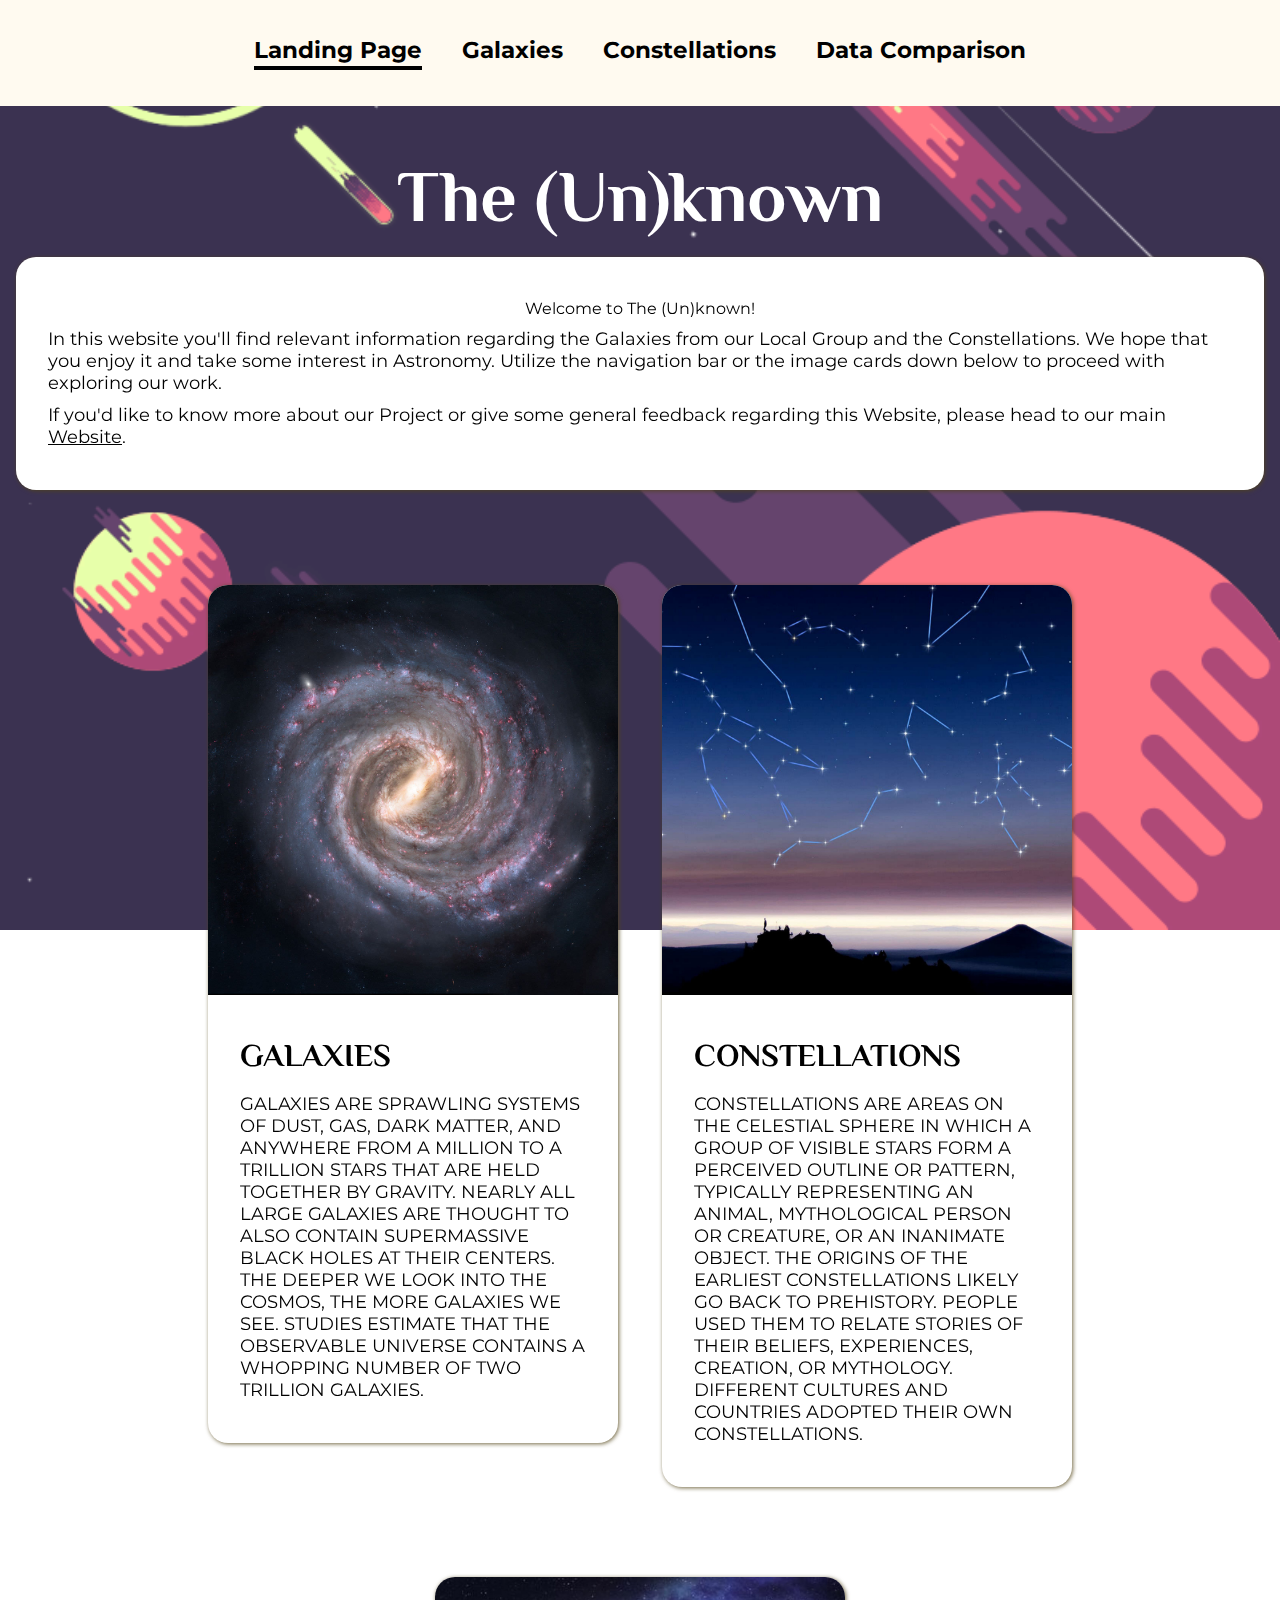
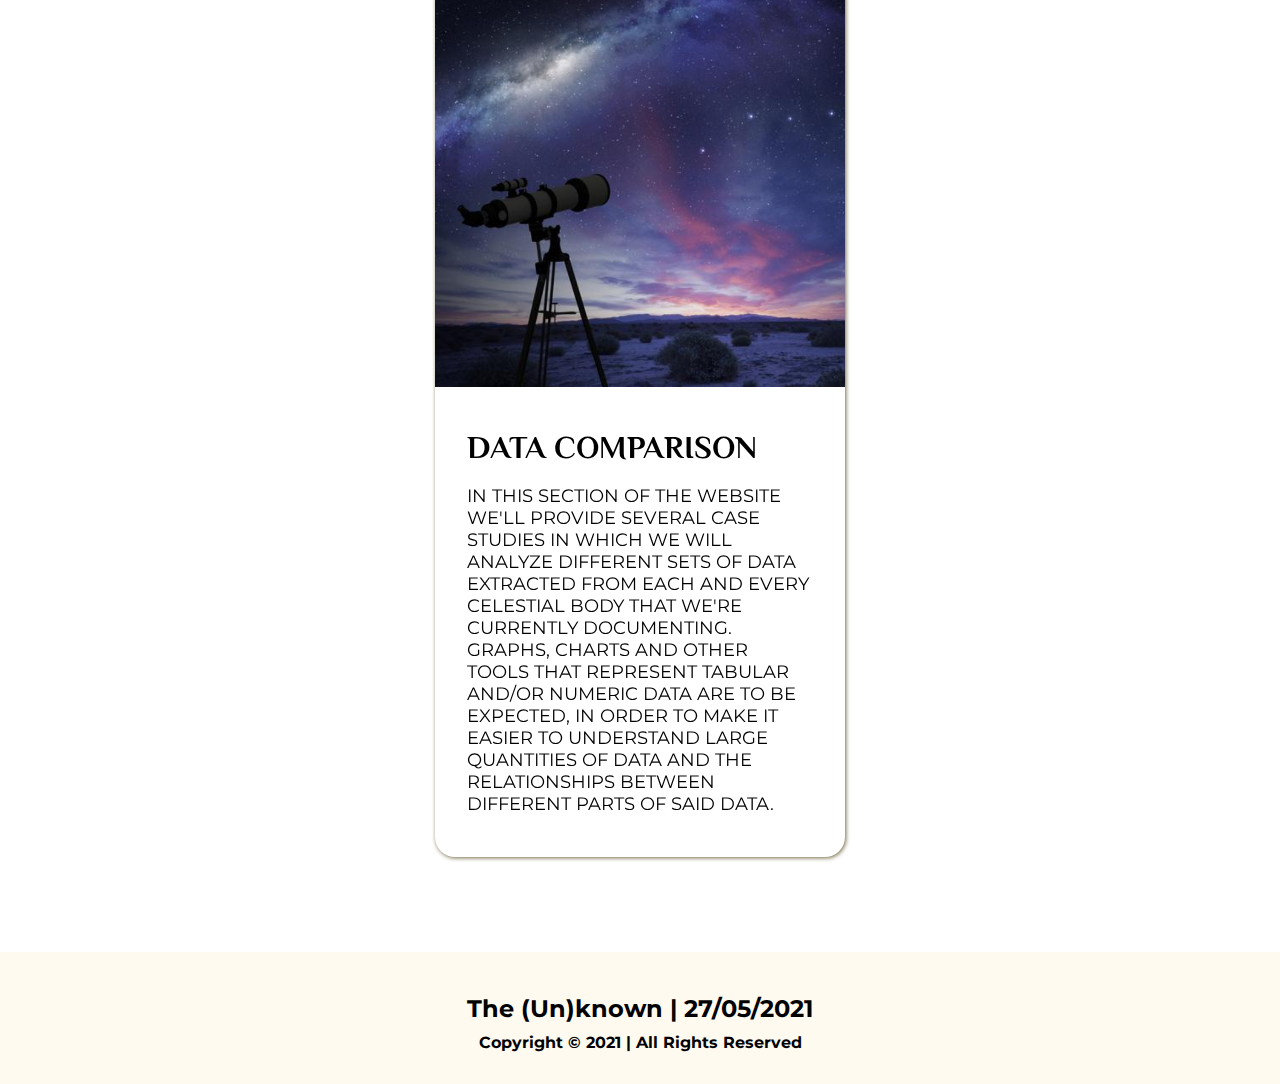
<file: index.html>
<!DOCTYPE html>
<html lang="en">
    <head>
        <meta charset="UTF-8" />
        <meta http-equiv="X-UA-Compatible" content="IE=edge" />
        <meta name="viewport" content="width=device-width, initial-scale=1.0" />
        <title>Landing Page</title>

        <!-- Stylesheets -->
        <link rel="stylesheet" href="./assets/css/reset.css" />
        <link rel="stylesheet" href="./assets/css/style.css" />
        <link rel="preconnect" href="https://fonts.gstatic.com" />
        <link
            href="https://fonts.googleapis.com/css2?family=Montserrat:wght@400;700&display=swap"
            rel="stylesheet"
        />
        <link
            href="https://fonts.googleapis.com/css2?family=Philosopher:wght@700&display=swap"
            rel="stylesheet"
        />
    </head>
    <body>
        <!-- Navigation Bar -->
        <header>
            <div class="container">
                <nav>
                    <ul class="nav-list">
                        <li>
                            <a href="./index.html" class="nav-link active"
                                >Landing Page</a
                            >
                        </li>
                        <li>
                            <a href="./galaxies.html" class="nav-link"
                                >Galaxies</a
                            >
                        </li>
                        <li>
                            <a href="./constellations.html" class="nav-link"
                                >Constellations</a
                            >
                        </li>
                        <li>
                            <a href="./data.html" class="nav-link"
                                >Data Comparison</a
                            >
                        </li>
                    </ul>
                </nav>
            </div>
        </header>
        <!-- Navigation Bar End -->

        <main>
            <section class="text-section">
                <div class="container">
                    <h1 class="heading">The (Un)known</h1>
                    <div class="text-area">
                        <p class="para-text">
                            <center>Welcome to The (Un)known!</center>
                        </p>
                        <p class="para-text">
                            In this website you'll find relevant information regarding the Galaxies from our Local Group and the Constellations. 
                            We hope that you enjoy it and take some interest in Astronomy. Utilize the navigation bar or the image cards down below to proceed with exploring our work.
                        </p>
                        <p class="para-text">
                             If you'd like to know more about our Project or give some general feedback regarding this Website, please head to our main <a href="https://sites.google.com/view/theunknown"><u>Website</u></a>.
                        </p>
                    </div>
                </div>
            </section>

            <section class="card-2-section">
                <div class="container">
                    <div class="card-2-container">
                        <!-- Card -->
                        <a href="./galaxies.html" class="card-2-link">
                            <div class="card-2 col-card-2">
                                <div class="card-2-img">
                                    <img
                                        src="./assets/images/galaxy-3.jpg"
                                        alt="Galaxy"
                                    />
                                </div>
                                <div class="card-2-detail">
                                    <h2 class="sub-heading">Galaxies</h2>
                                    <p class="para-text">
                                        Galaxies are sprawling systems of dust, gas, dark matter, and anywhere from a million to a trillion stars that are held together by gravity. Nearly all large galaxies are thought to also contain supermassive black holes at their centers. The deeper we look into the cosmos, the more galaxies we see. Studies estimate that the observable universe contains  a whopping number of two trillion galaxies. 
                                        
                                    </p>
                                </div>
                            </div>
                        </a>
                        <!-- Card End -->

                        <!-- Card -->
                        <a href="./constellations.html" class="card-2-link">
                            <div class="card-2 col-card-2">
                                <div class="card-2-img">
                                    <img
                                        src="./assets/images/constellations.jpeg"
                                        alt="Galaxy"
                                    />
                                </div>
                                <div class="card-2-detail">
                                    <h2 class="sub-heading">Constellations</h2>
                                    <p class="para-text">
                                        Constellations are areas on the celestial sphere in which a group of visible stars form a perceived outline or pattern, typically representing an animal, mythological person or creature, or an inanimate object. The origins of the earliest constellations likely go back to prehistory. People used them to relate stories of their beliefs, experiences, creation, or mythology. Different cultures and countries adopted their own constellations.
                                    </p>
                                </div>
                            </div>
                        </a>
                        <!-- Card End -->

                        <!-- Card -->
                        <a href="./data.html" class="card-2-link">
                            <div class="card-2 col-card-2">
                                <div class="card-2-img">
                                    <img
                                        src="./assets/images/datacomparison.jpeg"
                                        alt="Galaxy"
                                    />
                                </div>
                                <div class="card-2-detail">
                                    <h2 class="sub-heading">Data Comparison</h2>
                                    <p class="para-text">
                                        In this section of the website we'll provide several case studies in which we will analyze different sets of data extracted from each and every Celestial Body that we're currently documenting. Graphs, charts and other tools  that represent tabular and/or numeric data are to be expected, in order to make it easier to understand large quantities of data and the relationships between different parts of said data.
                                    </p>
                                </div>
                            </div>
                        </a>
                        <!-- Card End -->
                    </div>
                </div>
            </section>
        </main>

        <footer>
            <div class="container">
                <div class="footer-content">
                    <p class="footer-text">The (Un)known | 27/05/2021</p>
                    <p class="copyright-text">
                        Copyright © 2021 | All Rights Reserved
                    </p>
                </div>
            </div>
        </footer>
    </body>
</html>
</file>
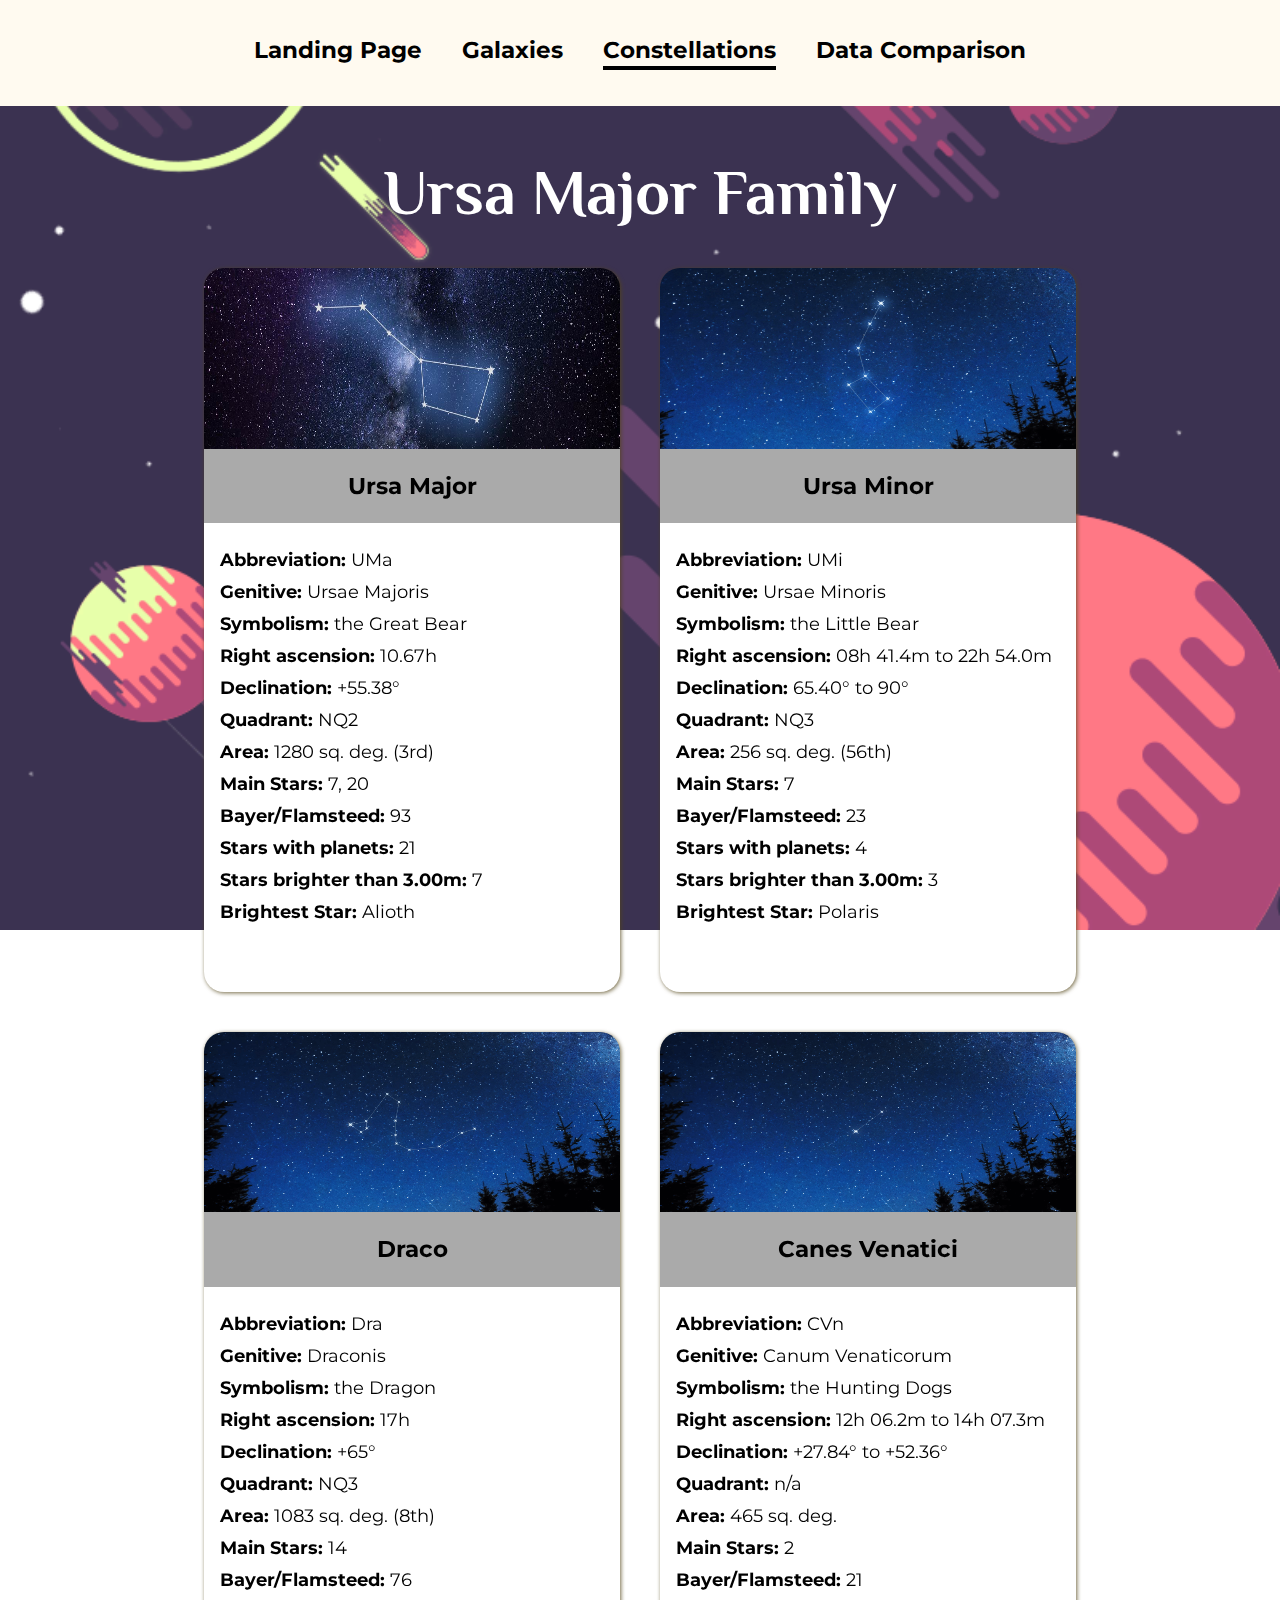
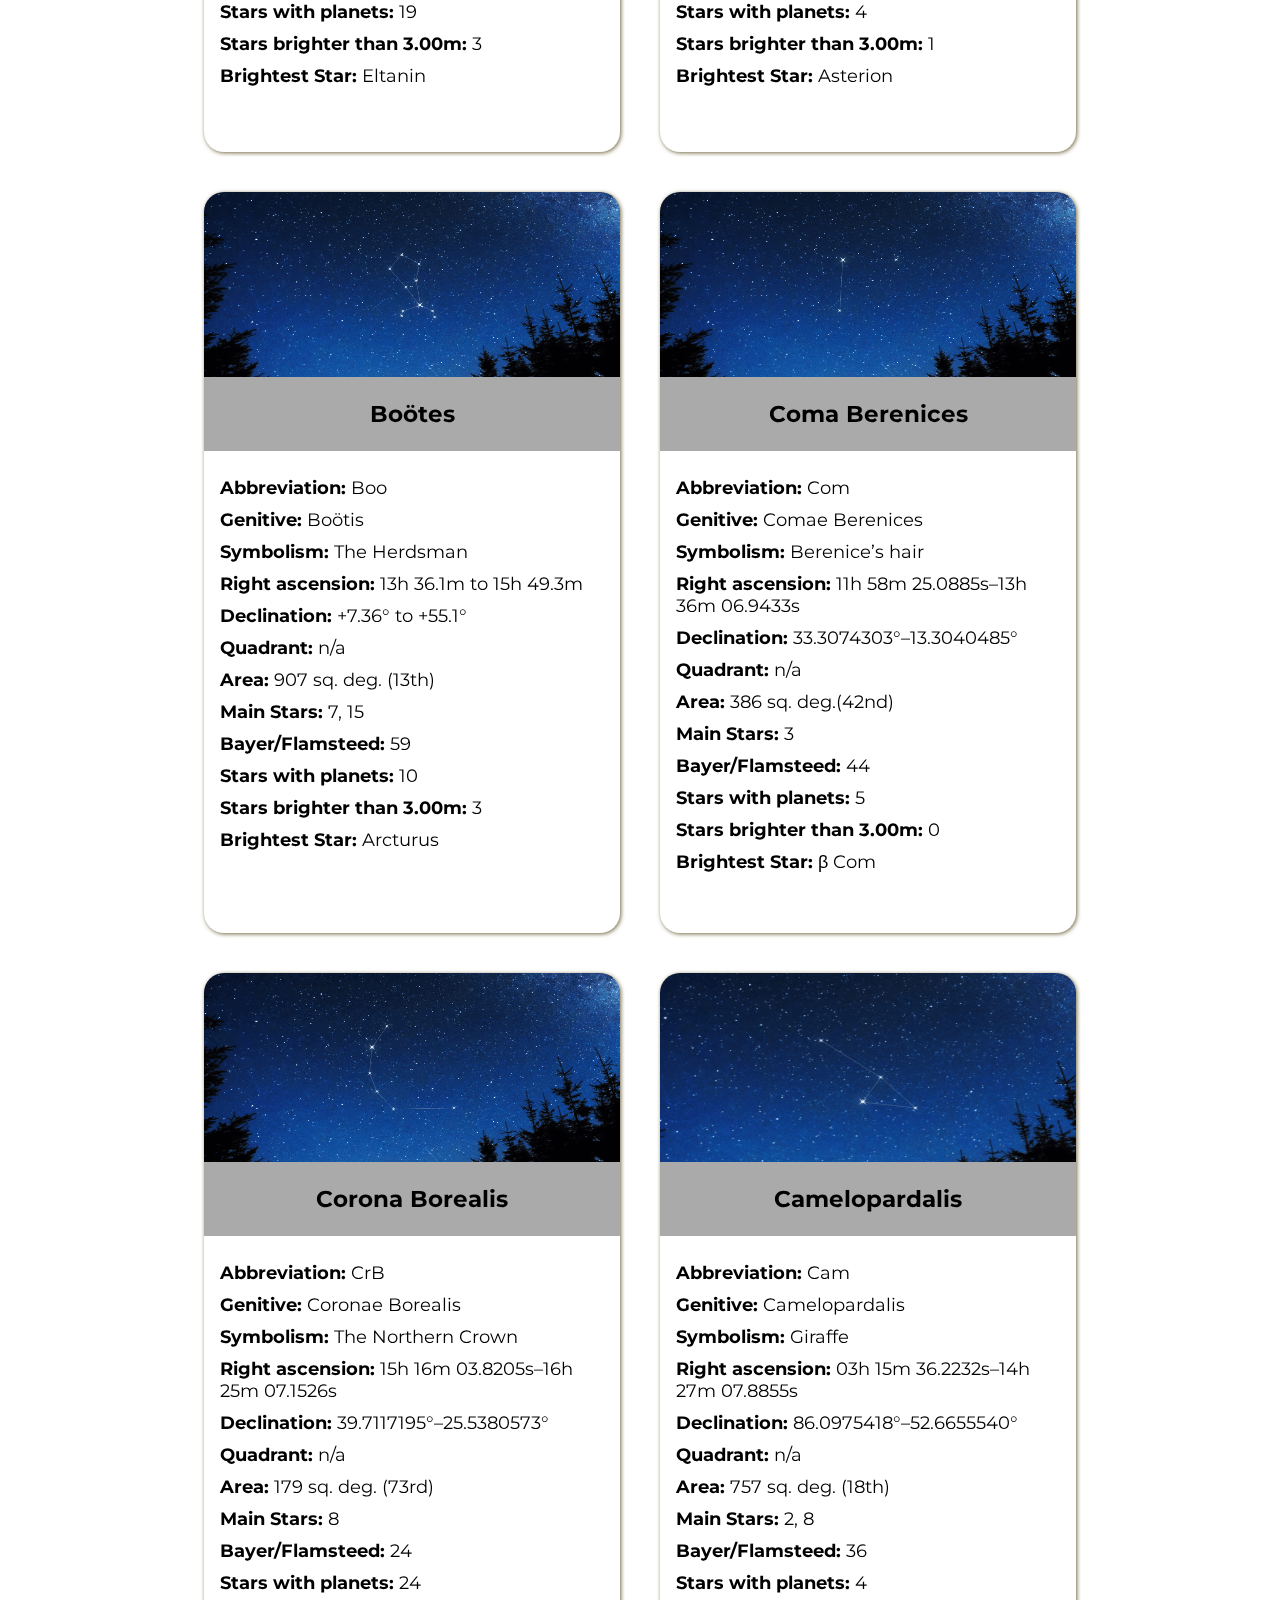
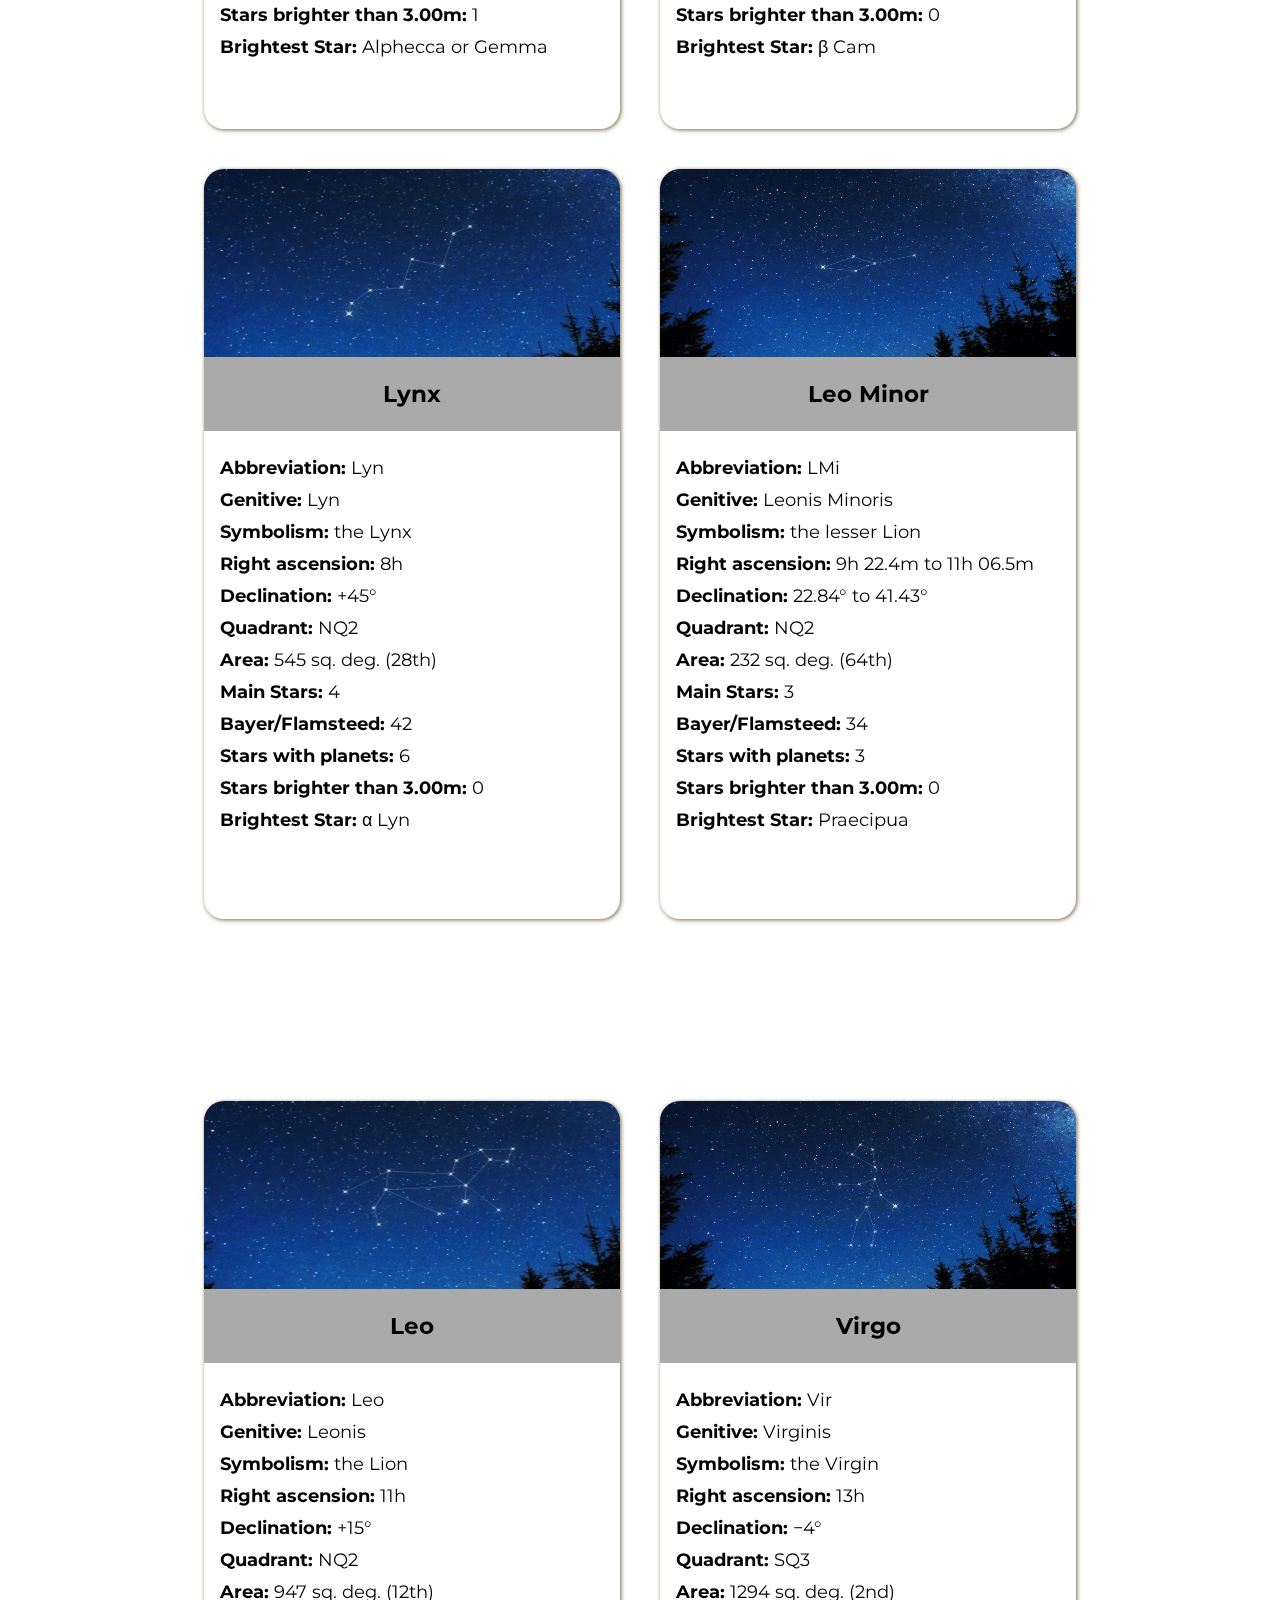
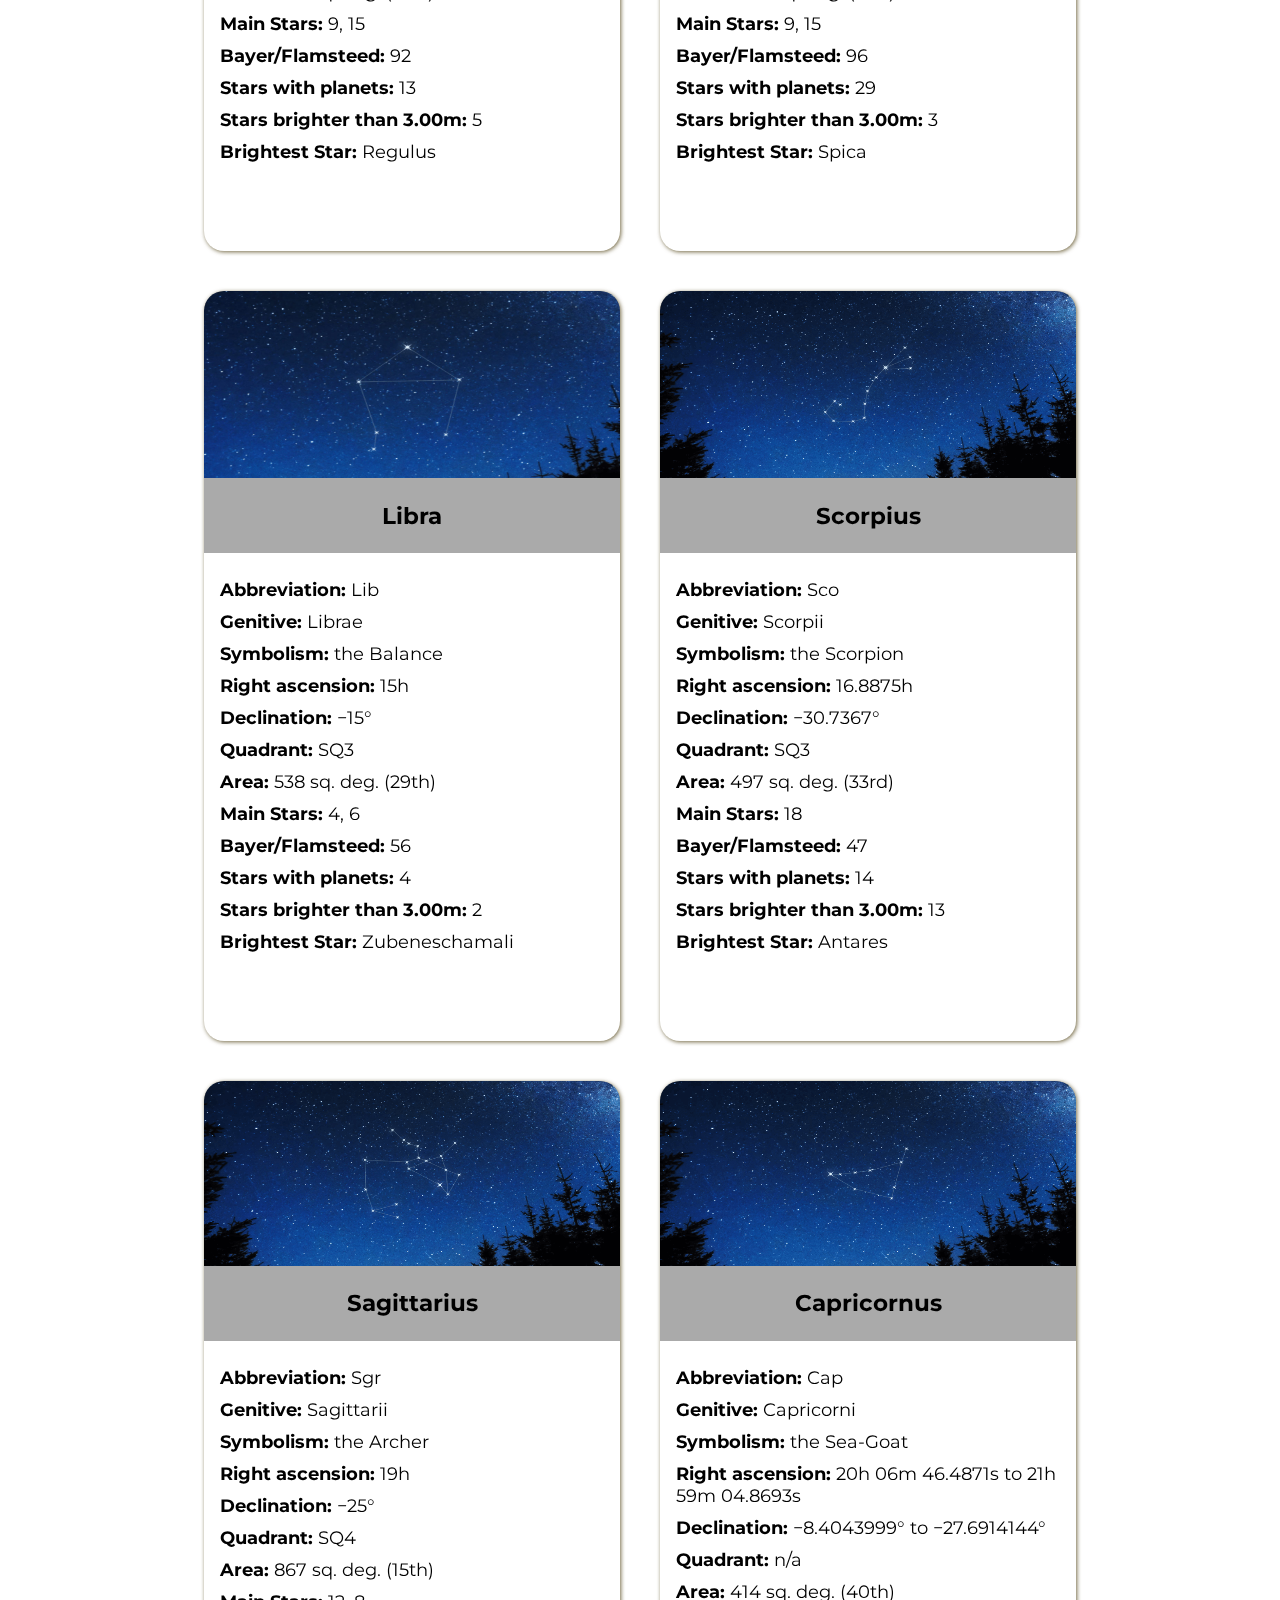
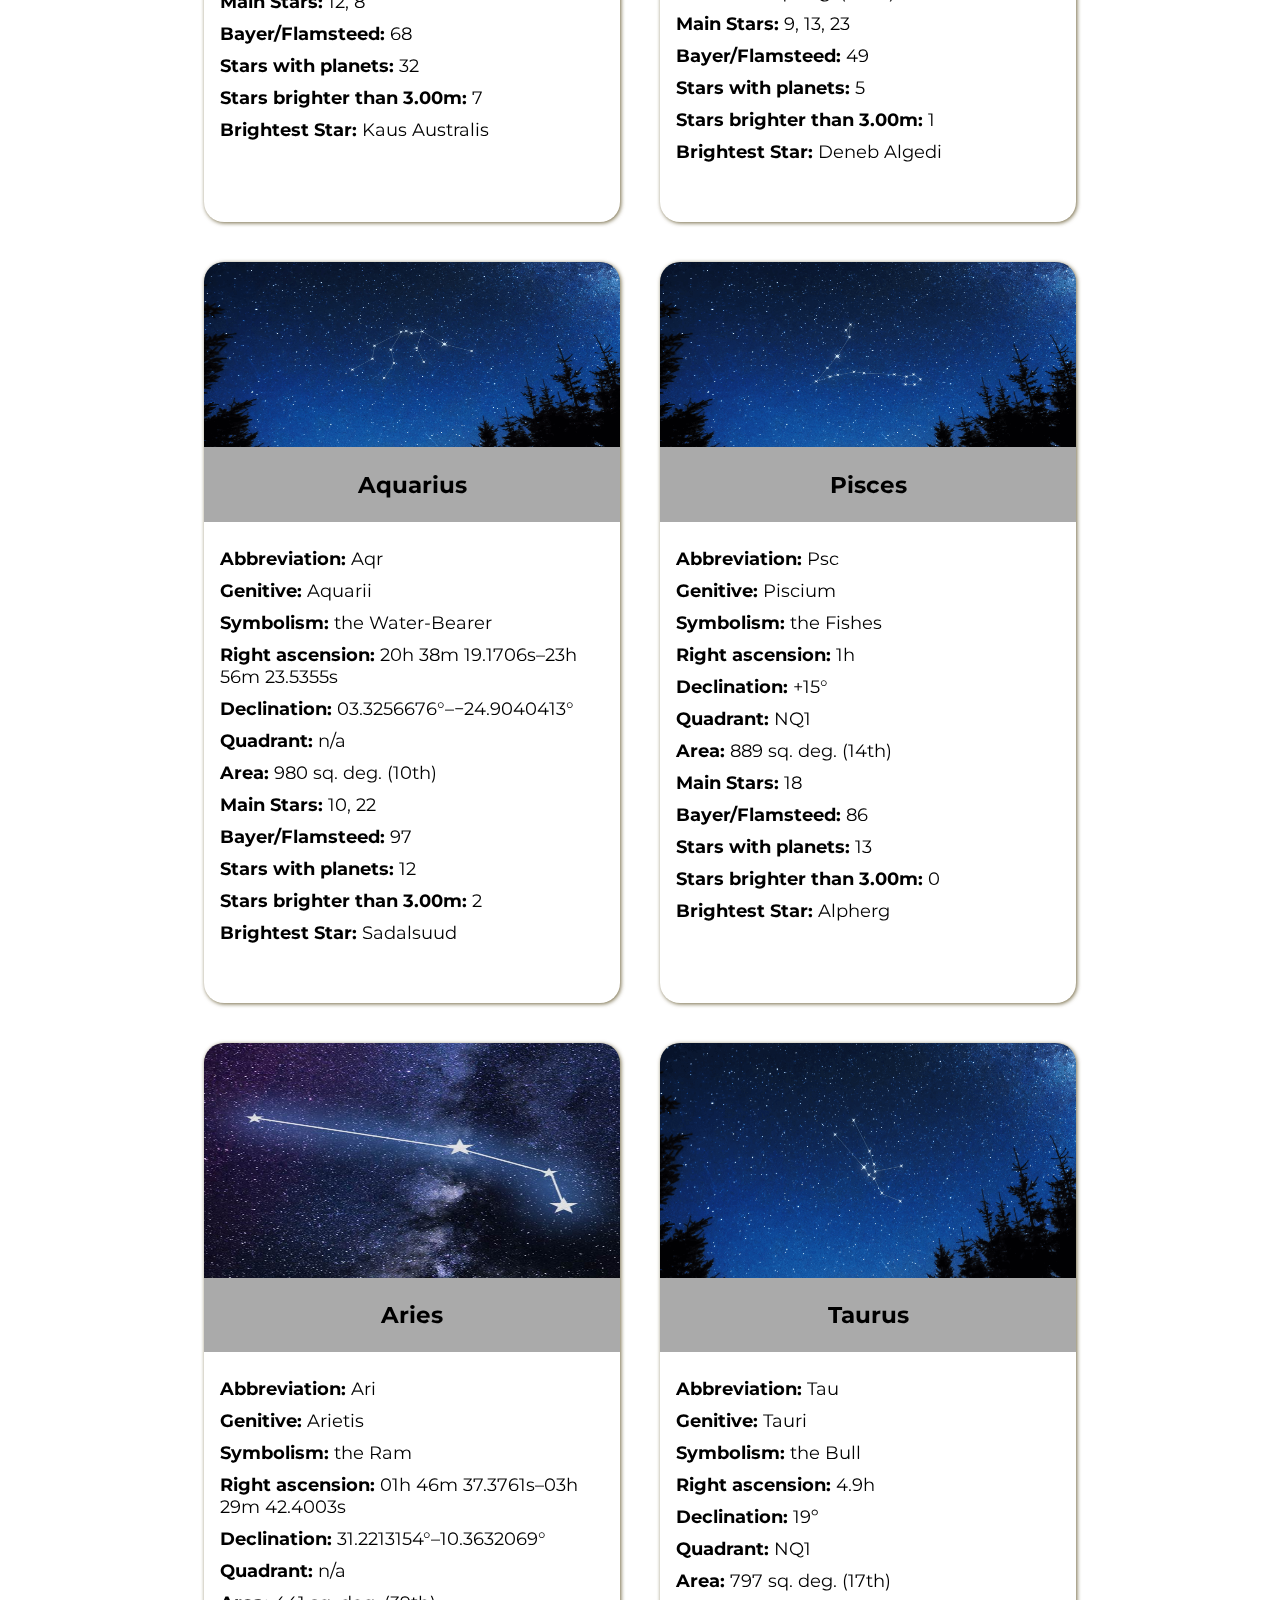
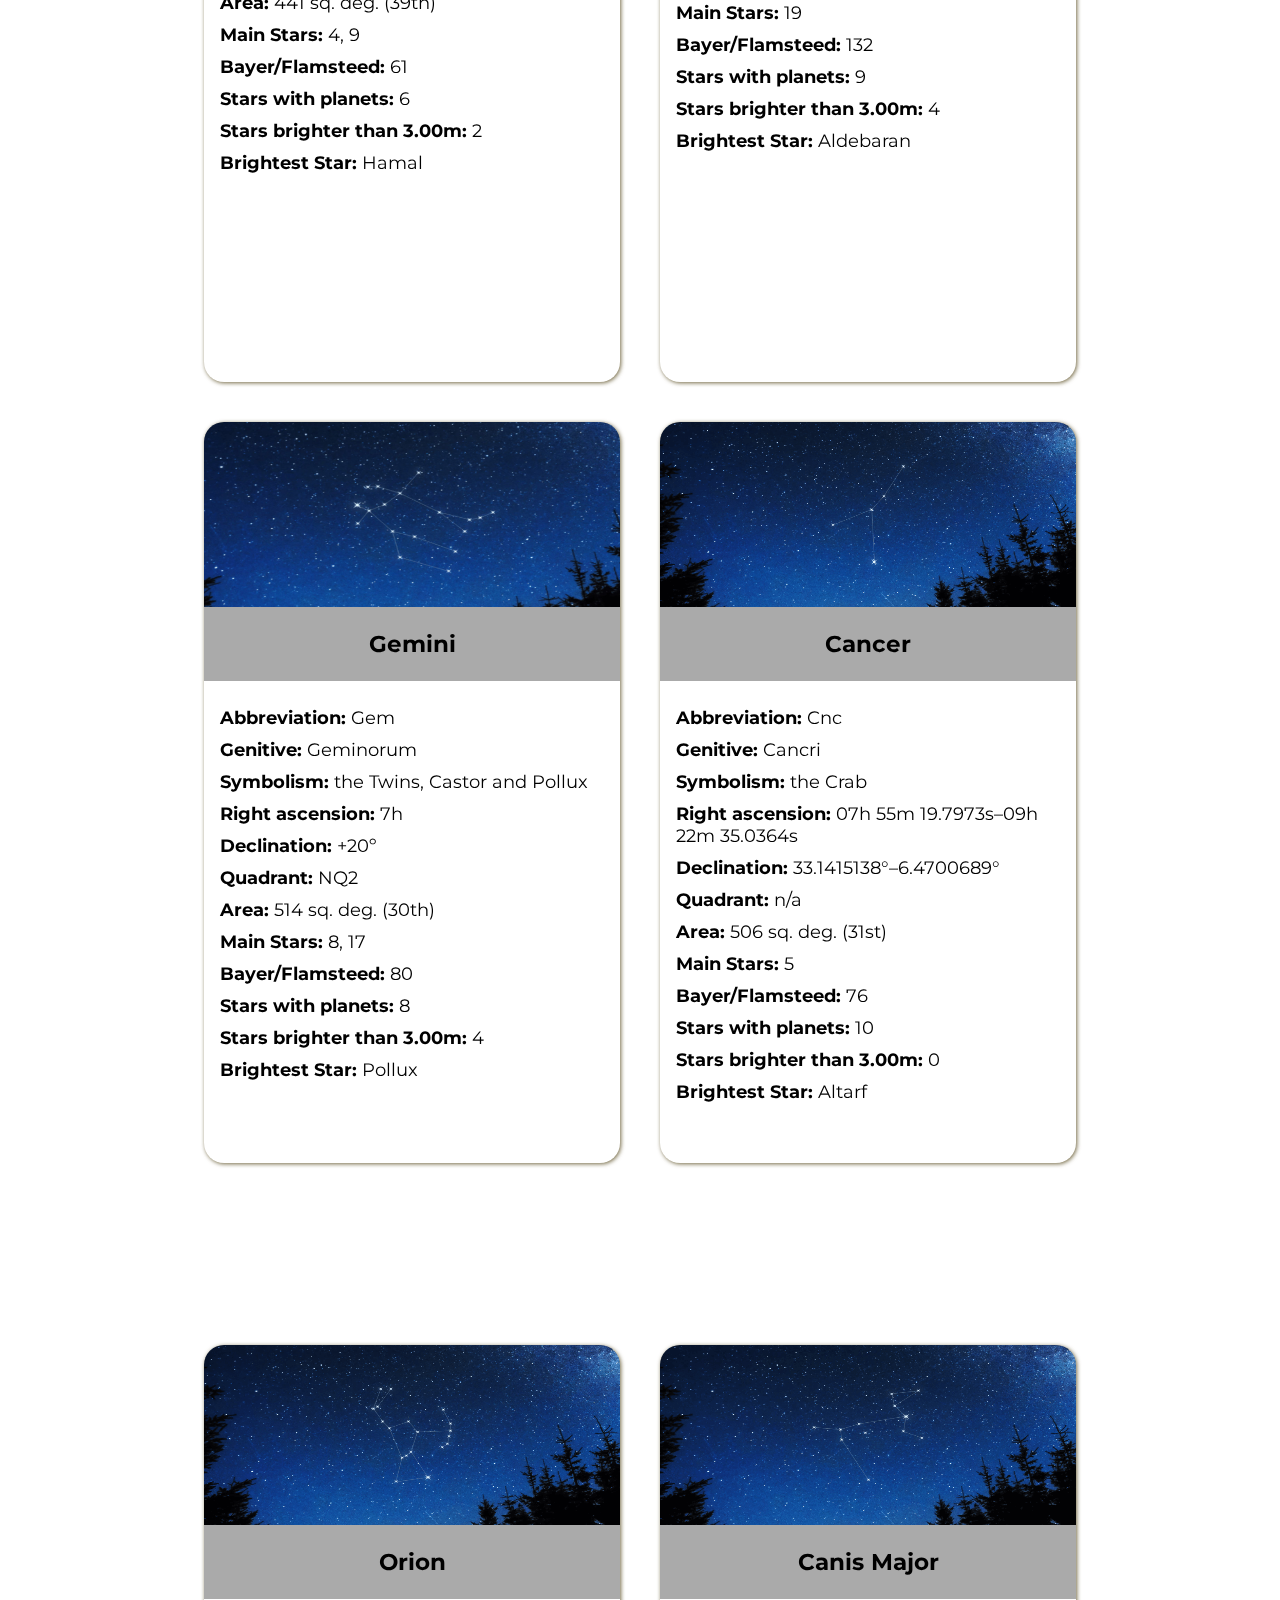
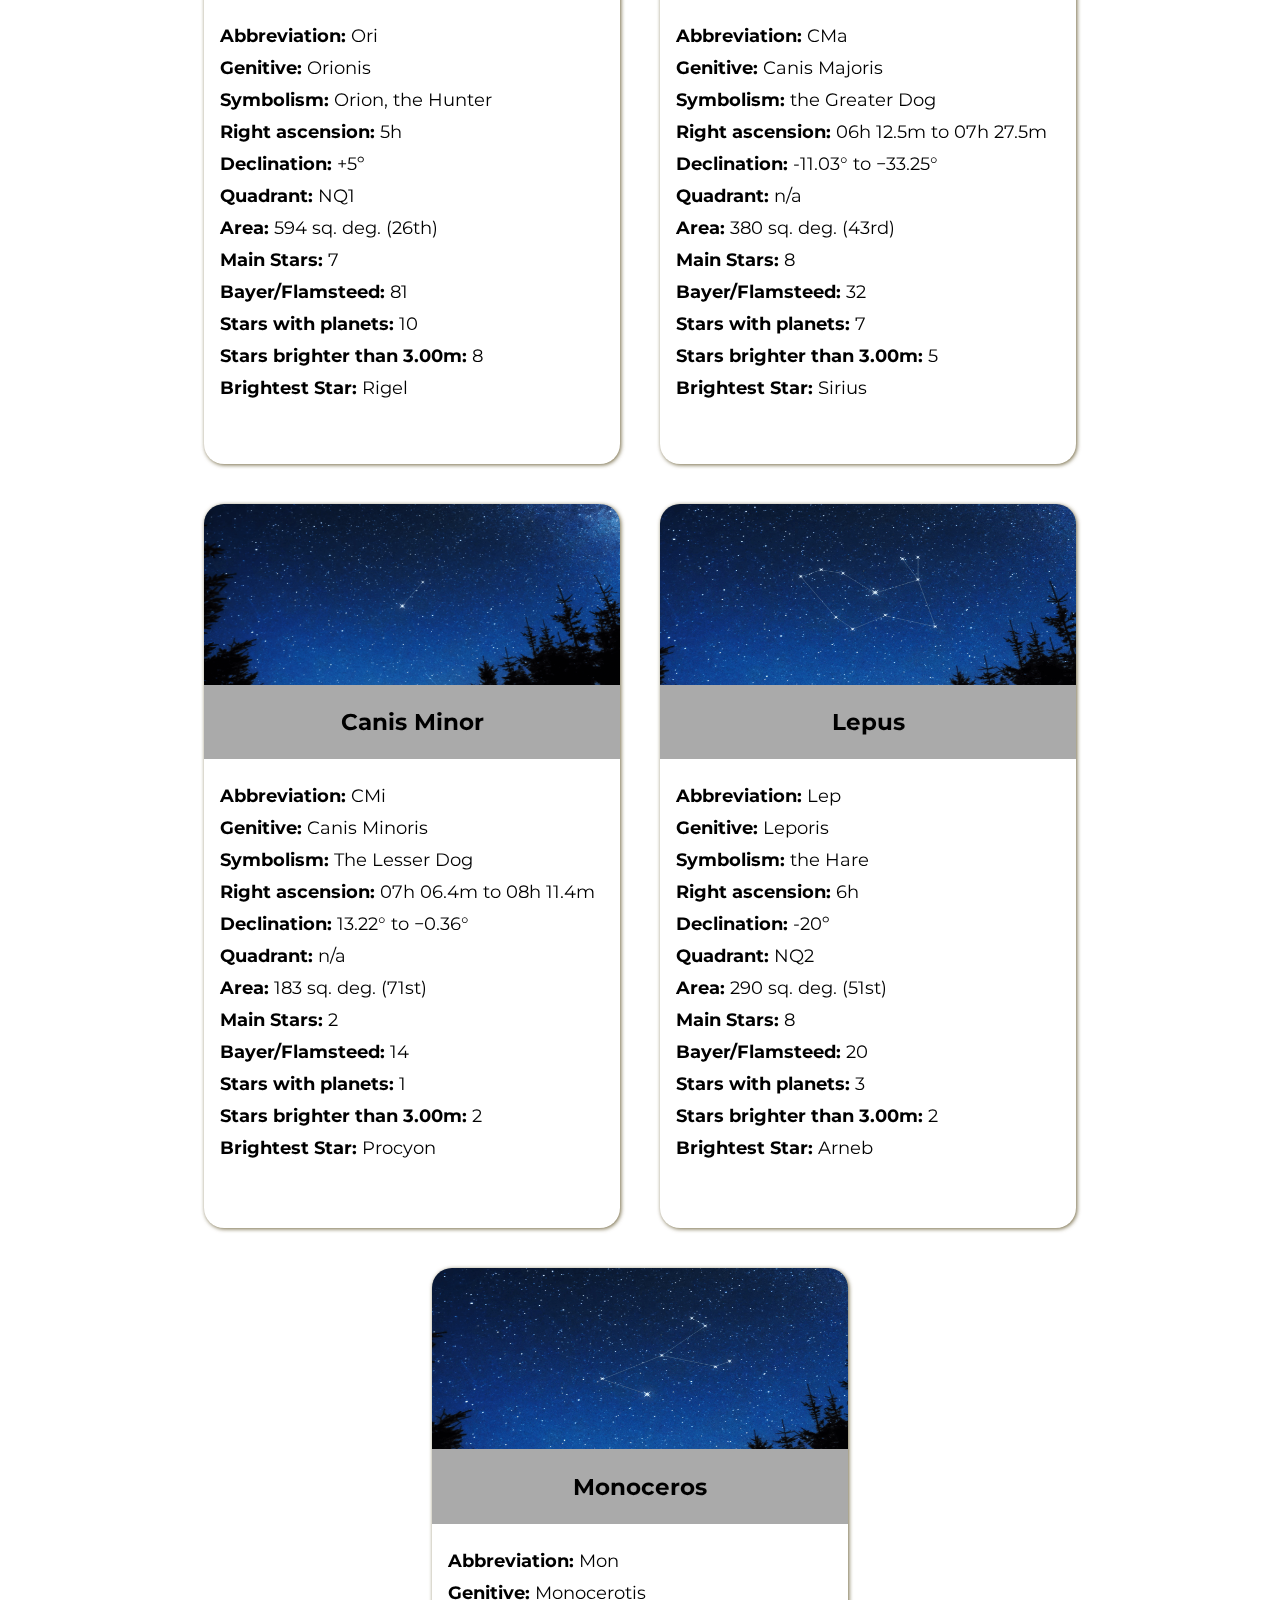
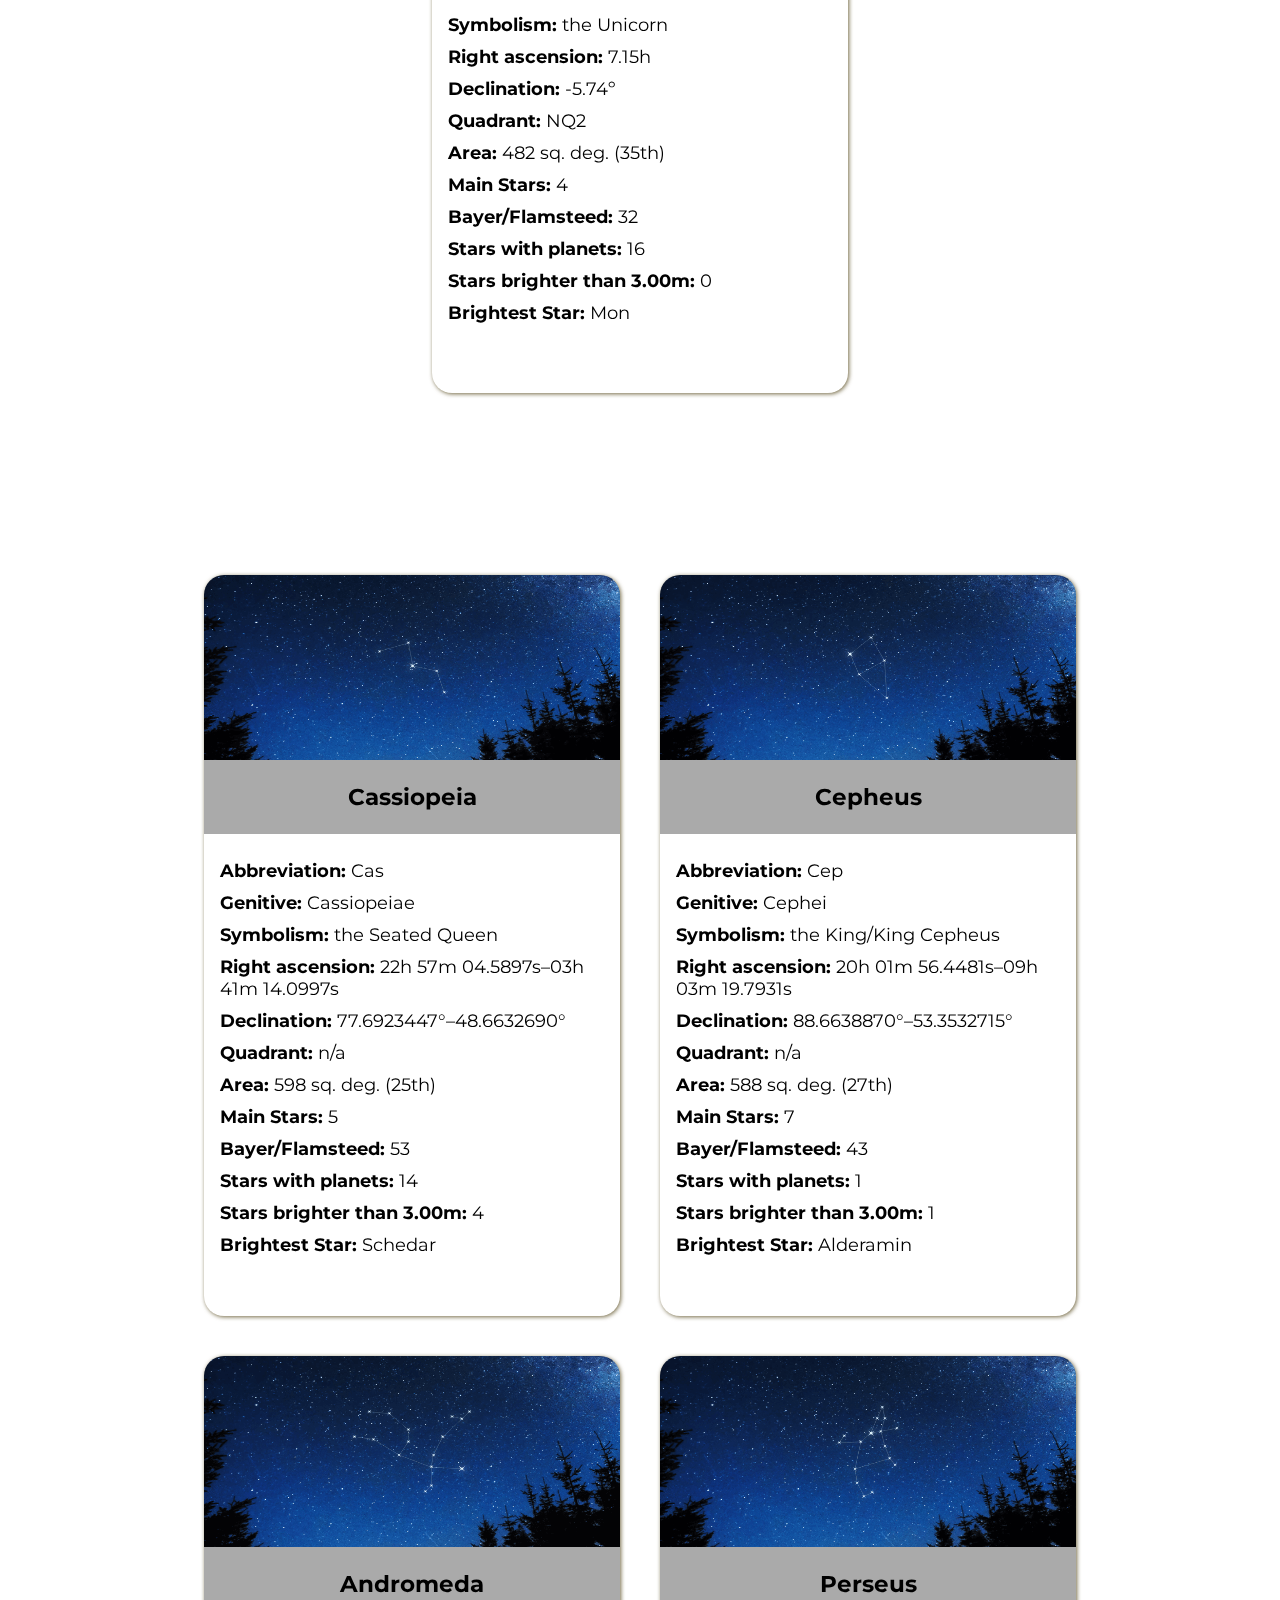
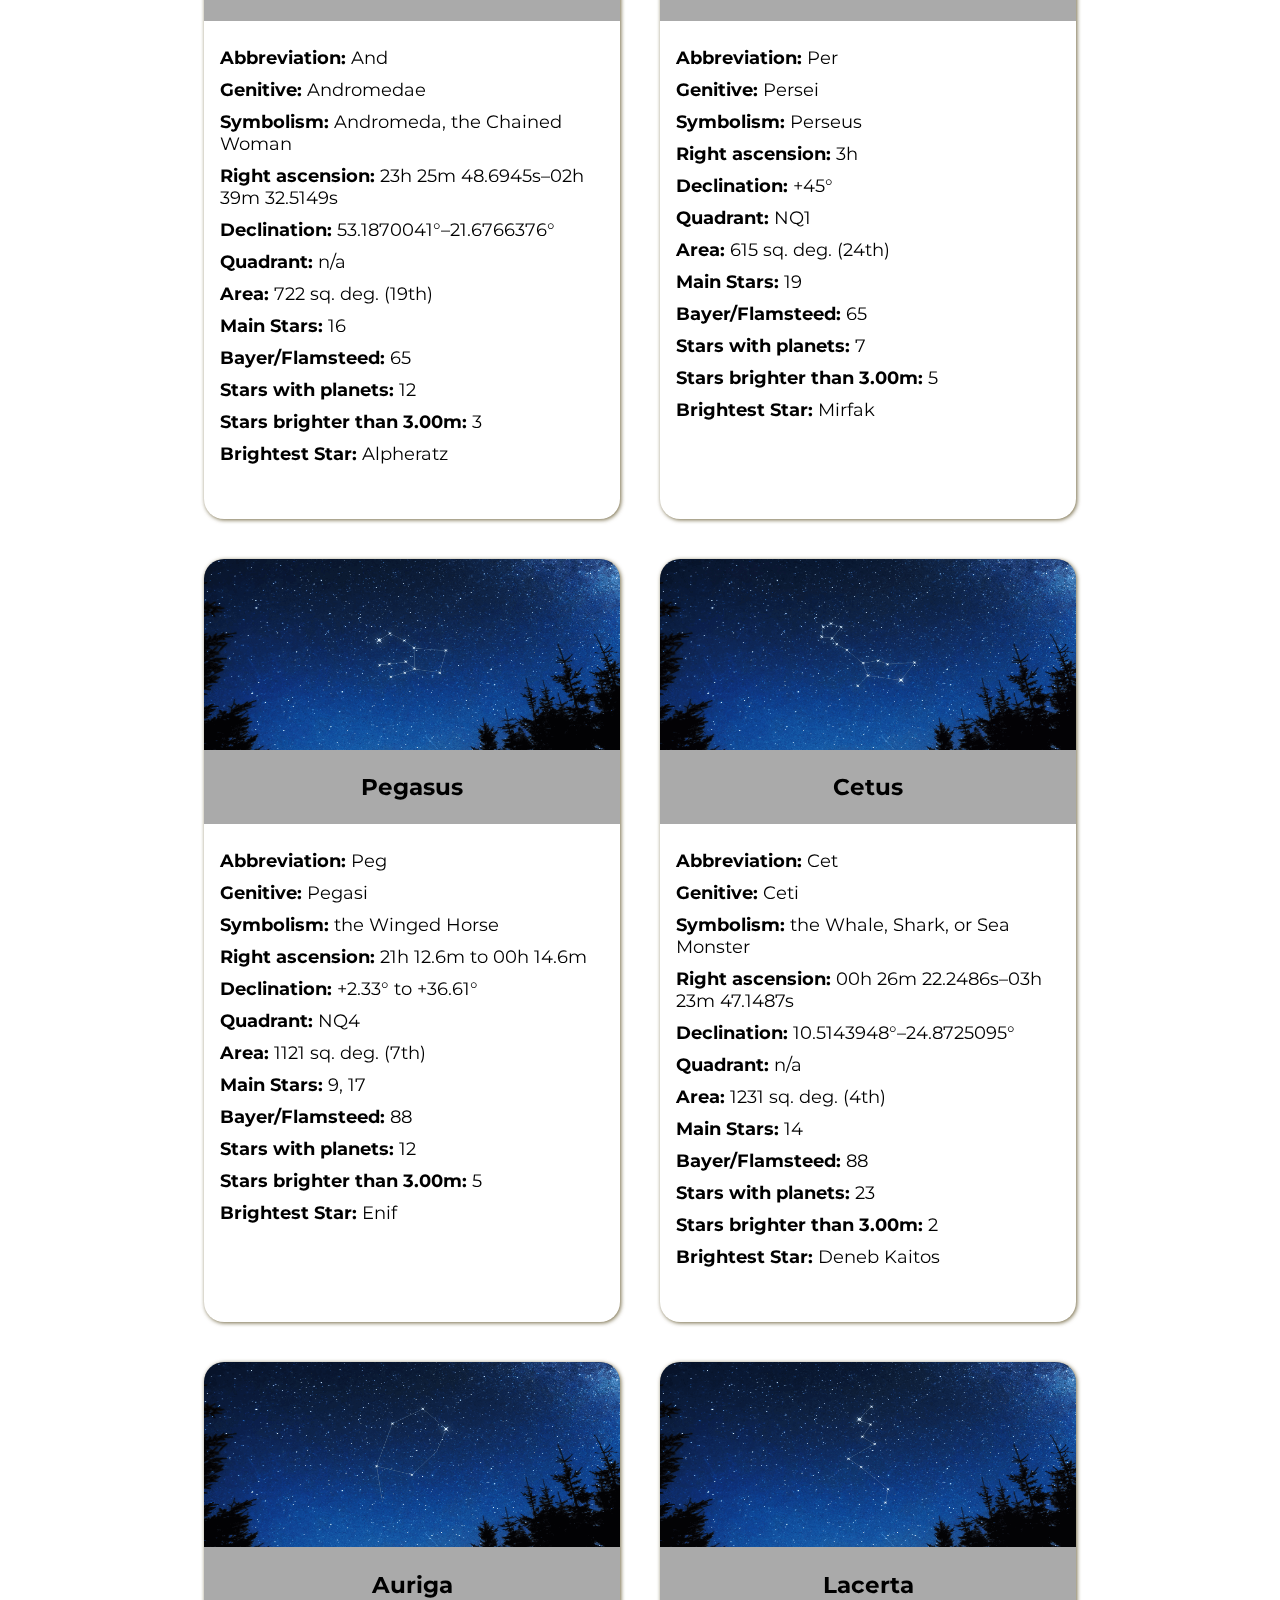
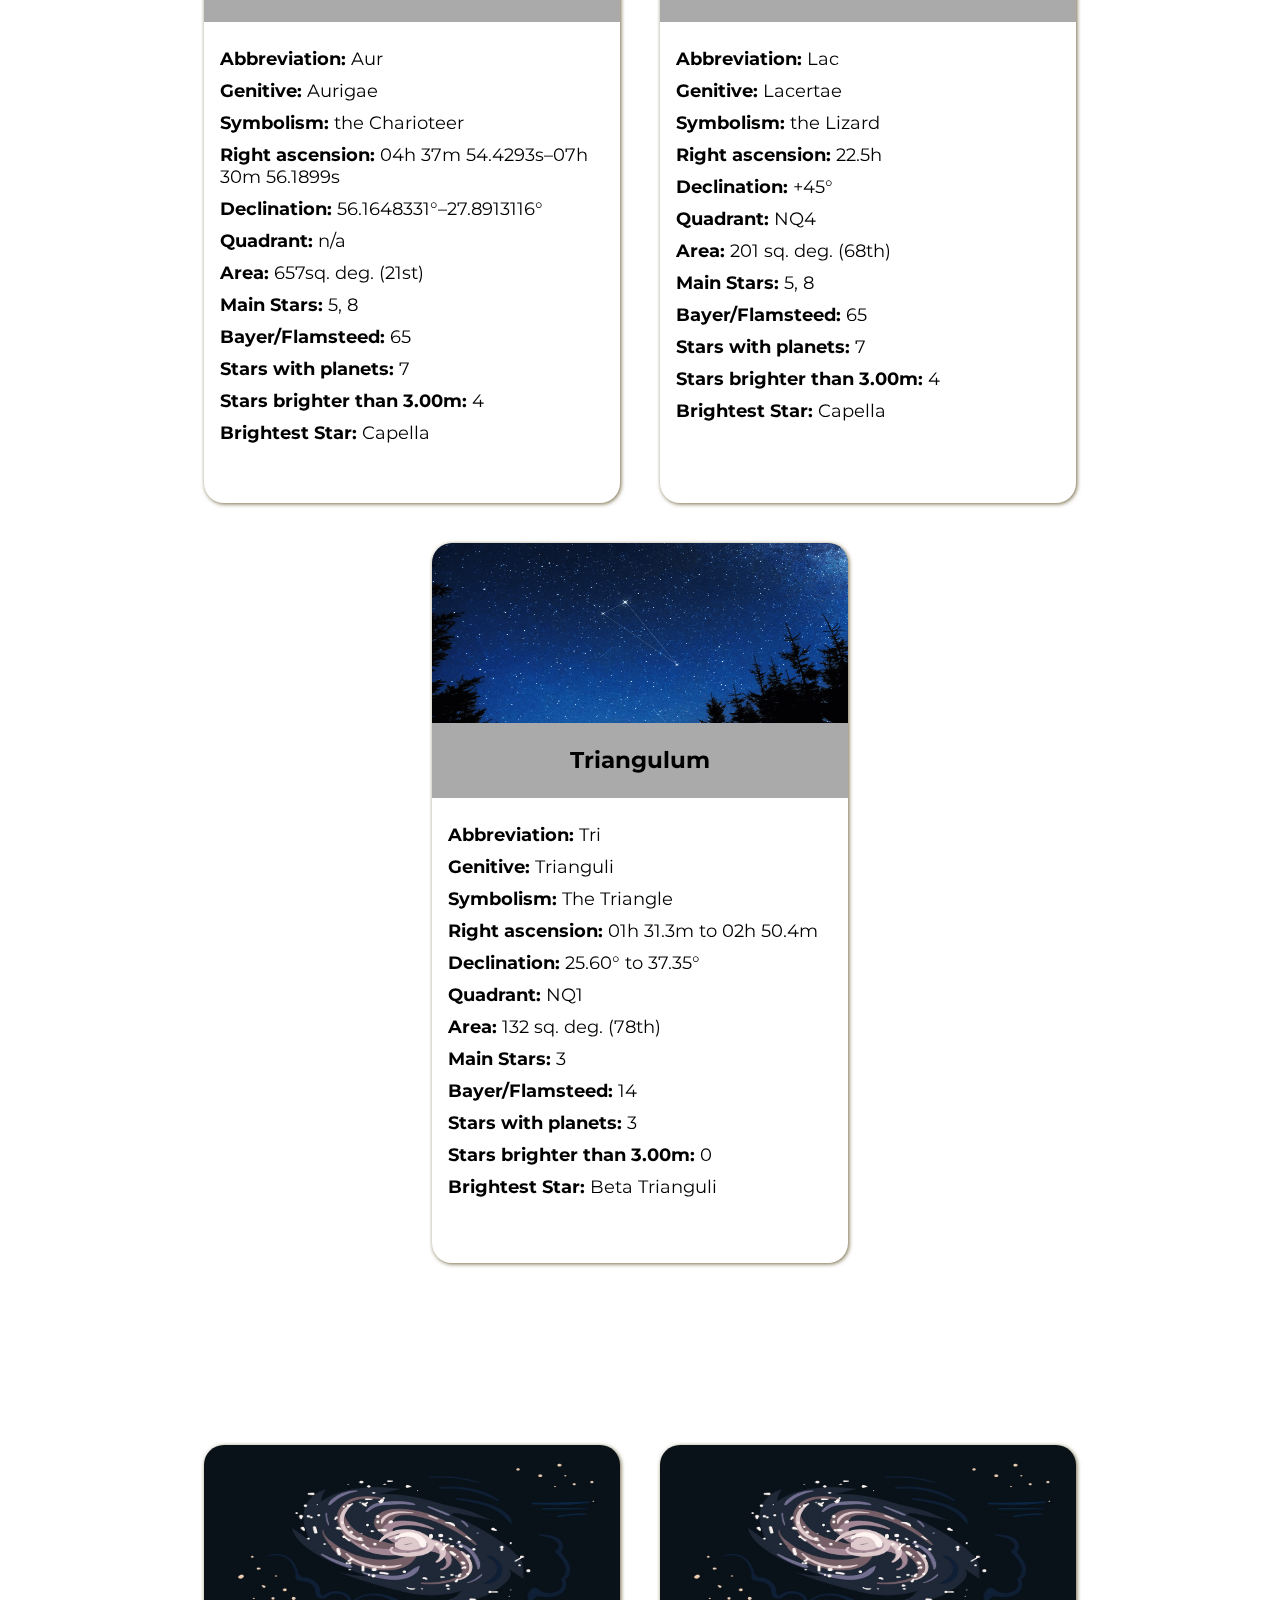
<file: constellations.html>
<!DOCTYPE html>
<html lang="en">
    <head>
        <meta charset="UTF-8" />
        <meta http-equiv="X-UA-Compatible" content="IE=edge" />
        <meta name="viewport" content="width=device-width, initial-scale=1.0" />
        <title>Constellations</title>

        <!-- Stylesheets -->
        <link rel="stylesheet" href="./assets/css/reset.css" />
        <link rel="stylesheet" href="./assets/css/style.css" />
        <link rel="preconnect" href="https://fonts.gstatic.com" />
        <link
            href="https://fonts.googleapis.com/css2?family=Montserrat:wght@400;700&display=swap"
            rel="stylesheet"
        />
        <link
            href="https://fonts.googleapis.com/css2?family=Philosopher:wght@700&display=swap"
            rel="stylesheet"
        />
    </head>
    <body>
        <!-- Navigation Bar -->
        <header>
            <div class="container">
                <nav>
                    <ul class="nav-list">
                        <li>
                            <a href="./index.html" class="nav-link"
                                >Landing Page</a
                            >
                        </li>
                        <li>
                            <a href="./galaxies.html" class="nav-link"
                                >Galaxies</a
                            >
                        </li>
                        <li>
                            <a
                                href="./constellations.html"
                                class="nav-link active"
                                >Constellations</a
                            >
                        </li>
                        <li>
                            <a href="./data.html" class="nav-link"
                                >Data Comparison</a
                            >
                        </li>
                    </ul>
                </nav>
            </div>
        </header>
        <!-- Navigation Bar End -->

        <main>
            <section class="card-section">
                <div class="container">
                    <div class="card-container">
                        <h1 class="heading">Ursa Major Family</h1>
                        <div class="card-flex">
                            <!-- Card  -->
                            <div class="card">
                                <img
                                    src="./assets/images/ursamajor.jpg"
                                    alt="Galaxy"
                                    class="card-img"
                                />
                                <h2 class="card-heading">Ursa Major</h2>
                                <div class="card-detail">
                                    <p class="card-text">
                                        <span>Abbreviation:</span> UMa
                                    </p>
                                    <p class="card-text">
                                        <span>Genitive:</span> Ursae Majoris
                                    </p>
                                    <p class="card-text">
                                        <span>Symbolism:</span> the Great Bear
                                    </p>
                                    <p class="card-text">
                                        <span>Right ascension:</span> 10.67h
                                    </p>
                                    <p class="card-text">
                                        <span>Declination:</span> +55.38°
                                    </p>
                                    <p class="card-text">
                                        <span>Quadrant:</span> NQ2
                                    </p>
                                    <p class="card-text">
                                        <span>Area:</span> 1280 sq. deg. (3rd)
                                    </p>
                                    <p class="card-text">
                                        <span>Main Stars:</span> 7, 20
                                    </p>
                                    <p class="card-text">
                                        <span>Bayer/Flamsteed:</span> 93
                                    </p>
                                    <p class="card-text">
                                        <span>Stars with planets:</span> 21
                                    <p class="card-text">
                                        <span>Stars brighter than 3.00m:</span> 7
                                    </p>
                                    <p class="card-text">
                                        <span>Brightest Star:</span> Alioth                                        
                                    </p>
                                </div>
                            </div>
                            <!-- Card End  -->

                            <!-- Card  -->
                            <div class="card">
                                <img
                                    src="./assets/images/ursaminor.jpg"
                                    alt="Galaxy"
                                    class="card-img"
                                />
                                <h2 class="card-heading">Ursa Minor</h2>
                                <div class="card-detail">
                                    <p class="card-text">
                                        <span>Abbreviation:</span> UMi 
                                    </p>
                                    <p class="card-text">
                                        <span>Genitive:</span> Ursae Minoris
                                    </p>
                                    <p class="card-text">
                                        <span>Symbolism:</span> the Little Bear
                                    </p>
                                    <p class="card-text">
                                        <span>Right ascension:</span> 08h 41.4m to 22h 54.0m
                                    </p>
                                    <p class="card-text">
                                        <span>Declination:</span> 65.40° to 90°
                                    </p>
                                    <p class="card-text">
                                        <span>Quadrant:</span> NQ3
                                    </p>
                                    <p class="card-text">
                                        <span>Area:</span> 256 sq. deg. (56th)
                                    </p>
                                    <p class="card-text">
                                        <span>Main Stars:</span> 7
                                    </p>
                                    <p class="card-text">
                                        <span>Bayer/Flamsteed:</span> 23
                                    </p>
                                    <p class="card-text">
                                        <span>Stars with planets:</span> 4
                                    <p class="card-text">
                                        <span>Stars brighter than 3.00m:</span> 3
                                    </p>
                                    <p class="card-text">
                                        <span>Brightest Star:</span> Polaris                                        
                                    </p>
                                </div>
                            </div>
                            <!-- Card End  -->

                            <!-- Card  -->
                            <div class="card">
                                <img
                                    src="./assets/images/draco.png"
                                    alt="Galaxy"
                                    class="card-img"
                                />
                                <h2 class="card-heading">Draco</h2>
                                <div class="card-detail">
                                    <p class="card-text">
                                        <span>Abbreviation:</span> Dra
                                    </p>
                                    <p class="card-text">
                                        <span>Genitive:</span> Draconis
                                    </p>
                                    <p class="card-text">
                                        <span>Symbolism:</span> the Dragon
                                    </p>
                                    <p class="card-text">
                                        <span>Right ascension:</span> 17h
                                    </p>
                                    <p class="card-text">
                                        <span>Declination:</span> +65°
                                    </p>
                                    <p class="card-text">
                                        <span>Quadrant:</span> NQ3
                                    </p>
                                    <p class="card-text">
                                        <span>Area:</span> 1083 sq. deg. (8th)
                                    </p>
                                    <p class="card-text">
                                        <span>Main Stars:</span> 14
                                    </p>
                                    <p class="card-text">
                                        <span>Bayer/Flamsteed:</span> 76
                                    </p>
                                    <p class="card-text">
                                        <span>Stars with planets:</span> 19
                                    <p class="card-text">
                                        <span>Stars brighter than 3.00m:</span> 3
                                    </p>
                                    <p class="card-text">
                                        <span>Brightest Star:</span> Eltanin                                        
                                    </p>
                                </div>
                            </div>
                            <!-- Card End  -->

                            <!-- Card  -->
                            <div class="card">
                                <img
                                    src="./assets/images/canesvenatici.png"
                                    alt="Galaxy"
                                    class="card-img"
                                />
                                <h2 class="card-heading">Canes Venatici</h2>
                                <div class="card-detail">
                                    <p class="card-text">
                                        <span>Abbreviation:</span> CVn 
                                    </p>
                                    <p class="card-text">
                                        <span>Genitive:</span> Canum Venaticorum
                                    </p>
                                    <p class="card-text">
                                        <span>Symbolism:</span> the Hunting Dogs
                                    </p>
                                    <p class="card-text">
                                        <span>Right ascension:</span> 12h 06.2m to 14h 07.3m
                                    </p>
                                    <p class="card-text">
                                        <span>Declination:</span> +27.84° to +52.36°
                                    </p>
                                    <p class="card-text">
                                        <span>Quadrant:</span> n/a
                                    </p>
                                    <p class="card-text">
                                        <span>Area:</span> 465 sq. deg.
                                    </p>
                                    <p class="card-text">
                                        <span>Main Stars:</span> 2
                                    </p>
                                    <p class="card-text">
                                        <span>Bayer/Flamsteed:</span> 21
                                    </p>
                                    <p class="card-text">
                                        <span>Stars with planets:</span> 4
                                    </p>
                                    <p class="card-text">
                                        <span>Stars brighter than 3.00m:</span> 1
                                    </p>
                                    <p class="card-text">
                                        <span>Brightest Star:</span> Asterion                                   
                                </div>
                            </div>
                            <!-- Card End  -->

                            <!-- Card  -->
                            <div class="card">
                                <img
                                    src="./assets/images/bootes2.png"
                                    alt="Galaxy"
                                    class="card-img"
                                />
                                <h2 class="card-heading">Boötes</h2>
                                <div class="card-detail">
                                    <p class="card-text">
                                        <span>Abbreviation:</span> Boo
                                    </p>
                                    <p class="card-text">
                                        <span>Genitive:</span> Boötis
                                    </p>
                                    <p class="card-text">
                                        <span>Symbolism:</span> The Herdsman
                                    </p>
                                    <p class="card-text">
                                        <span>Right ascension:</span> 13h 36.1m to 15h 49.3m 
                                    </p>
                                    <p class="card-text">
                                        <span>Declination:</span> +7.36° to +55.1°
                                    </p>
                                    <p class="card-text">
                                        <span>Quadrant:</span> n/a
                                    </p>
                                    <p class="card-text">
                                        <span>Area:</span> 907 sq. deg. (13th)
                                    </p>
                                    <p class="card-text">
                                        <span>Main Stars:</span> 7, 15
                                    </p>
                                    <p class="card-text">
                                        <span>Bayer/Flamsteed:</span> 59
                                    </p>
                                    <p class="card-text">
                                        <span>Stars with planets:</span> 10
                                    </p>
                                    <p class="card-text">
                                        <span>Stars brighter than 3.00m:</span> 3
                                    </p>
                                    <p class="card-text">
                                        <span>Brightest Star:</span> Arcturus                                      
                                </div>
                            </div>
                            <!-- Card End  -->

                            <!-- Card  -->
                            <div class="card">
                                <img
                                    src="./assets/images/comaberenices.png"
                                    alt="Galaxy"
                                    class="card-img"
                                />
                                <h2 class="card-heading">Coma Berenices</h2>
                                <div class="card-detail">
                                    <p class="card-text">
                                        <span>Abbreviation:</span> Com
                                    </p>
                                    <p class="card-text">
                                        <span>Genitive:</span> Comae Berenices
                                    </p>
                                    <p class="card-text">
                                        <span>Symbolism:</span> Berenice’s hair
                                    </p>
                                    <p class="card-text">
                                        <span>Right ascension:</span> 11h 58m 25.0885s–13h 36m 06.9433s
                                    </p>
                                    <p class="card-text">
                                        <span>Declination:</span> 33.3074303°–13.3040485°
                                    </p>
                                    <p class="card-text">
                                        <span>Quadrant:</span> n/a
                                    </p>
                                    <p class="card-text">
                                        <span>Area:</span> 386 sq. deg.(42nd)
                                    </p>
                                    <p class="card-text">
                                        <span>Main Stars:</span> 3
                                    </p>
                                    <p class="card-text">
                                        <span>Bayer/Flamsteed:</span> 44
                                    </p>
                                    <p class="card-text">
                                        <span>Stars with planets:</span> 5
                                    </p>
                                    <p class="card-text">
                                        <span>Stars brighter than 3.00m:</span> 0
                                    </p>
                                    <p class="card-text">
                                        <span>Brightest Star:</span> β Com
                                    </p>                                                                       
                                </div>
                            </div>
                            <!-- Card End  -->

                            <!-- Card  -->
                            <div class="card">
                                <img
                                    src="./assets/images/coronaborealis.png"
                                    alt="Galaxy"
                                    class="card-img"
                                />
                                <h2 class="card-heading">Corona Borealis</h2>
                                <div class="card-detail">
                                    <p class="card-text">
                                        <span>Abbreviation:</span> CrB
                                    </p>
                                    <p class="card-text">
                                        <span>Genitive:</span> Coronae Borealis
                                    </p>
                                    <p class="card-text">
                                        <span>Symbolism:</span> The Northern Crown
                                    </p>
                                    <p class="card-text">
                                        <span>Right ascension:</span> 15h 16m 03.8205s–16h 25m 07.1526s
                                    </p>
                                    <p class="card-text">
                                        <span>Declination:</span> 39.7117195°–25.5380573°
                                    </p>
                                    <p class="card-text">
                                        <span>Quadrant:</span> n/a
                                    </p>
                                    <p class="card-text">
                                        <span>Area:</span> 179 sq. deg. (73rd)
                                    </p>
                                    <p class="card-text">
                                        <span>Main Stars:</span> 8
                                    </p>
                                    <p class="card-text">
                                        <span>Bayer/Flamsteed:</span> 24
                                    </p>
                                    <p class="card-text">
                                        <span>Stars with planets:</span> 24
                                    </p>
                                    <p class="card-text">
                                        <span>Stars brighter than 3.00m:</span> 1
                                    </p>
                                    <p class="card-text">
                                        <span>Brightest Star:</span> Alphecca or Gemma
                                    </p>                                                                       
                                </div>
                            </div>
                            <!-- Card End  -->
                            <!-- Card  -->
                            <div class="card">
                                <img
                                    src="./assets/images/camelopardalis.jpg"
                                    alt="Galaxy"
                                    class="card-img"
                                />
                                <h2 class="card-heading">Camelopardalis</h2>
                                <div class="card-detail">
                                    <p class="card-text">
                                        <span>Abbreviation:</span> Cam
                                    </p>
                                    <p class="card-text">
                                        <span>Genitive:</span> Camelopardalis
                                    </p>
                                    <p class="card-text">
                                        <span>Symbolism:</span> Giraffe
                                    </p>
                                    <p class="card-text">
                                        <span>Right ascension:</span> 03h 15m 36.2232s–14h 27m 07.8855s
                                    </p>
                                    <p class="card-text">
                                        <span>Declination:</span> 86.0975418°–52.6655540°
                                    </p>
                                    <p class="card-text">
                                        <span>Quadrant:</span> n/a
                                    </p>
                                    <p class="card-text">
                                        <span>Area:</span> 757 sq. deg. (18th)
                                    </p>
                                    <p class="card-text">
                                        <span>Main Stars:</span> 2, 8
                                    </p>
                                    <p class="card-text">
                                        <span>Bayer/Flamsteed:</span> 36
                                    </p>
                                    <p class="card-text">
                                        <span>Stars with planets:</span> 4
                                    </p>
                                    <p class="card-text">
                                        <span>Stars brighter than 3.00m:</span> 0
                                    </p>
                                    <p class="card-text">
                                        <span>Brightest Star:</span> β Cam
                                    </p>                                                                       
                                </div>
                            </div>
                            <!-- Card End  -->
                            <!-- Card  -->
                            <div class="card">
                                <img
                                    src="./assets/images/lynx.jpg"
                                    alt="Galaxy"
                                    class="card-img"
                                />
                                <h2 class="card-heading">Lynx</h2>
                                <div class="card-detail">
                                    <p class="card-text">
                                        <span>Abbreviation:</span> Lyn
                                    </p>
                                    <p class="card-text">
                                        <span>Genitive:</span> Lyn
                                    </p>
                                    <p class="card-text">
                                        <span>Symbolism:</span> the Lynx
                                    </p>
                                    <p class="card-text">
                                        <span>Right ascension:</span> 8h 
                                    </p>
                                    <p class="card-text">
                                        <span>Declination:</span> +45°
                                    </p>
                                    <p class="card-text">
                                        <span>Quadrant:</span> NQ2
                                    </p>
                                    <p class="card-text">
                                        <span>Area:</span> 545 sq. deg. (28th)
                                    </p>
                                    <p class="card-text">
                                        <span>Main Stars:</span> 4
                                    </p>
                                    <p class="card-text">
                                        <span>Bayer/Flamsteed:</span> 42
                                    </p>
                                    <p class="card-text">
                                        <span>Stars with planets:</span> 6
                                    </p>
                                    <p class="card-text">
                                        <span>Stars brighter than 3.00m:</span> 0
                                    </p>
                                    <p class="card-text">
                                        <span>Brightest Star:</span> α Lyn
                                    </p>                                                                       
                                </div>
                            </div>
                            <!-- Card End  -->
                            <!-- Card  -->
                            <div class="card">
                                <img
                                    src="./assets/images/leominor.png"
                                    alt="Galaxy"
                                    class="card-img"
                                />
                                <h2 class="card-heading">Leo Minor</h2>
                                <div class="card-detail">
                                    <p class="card-text">
                                        <span>Abbreviation:</span> LMi
                                    </p>
                                    <p class="card-text">
                                        <span>Genitive:</span> Leonis Minoris
                                    </p>
                                    <p class="card-text">
                                        <span>Symbolism:</span> the lesser Lion
                                    </p>
                                    <p class="card-text">
                                        <span>Right ascension:</span> 9h 22.4m to 11h 06.5m
                                    </p>
                                    <p class="card-text">
                                        <span>Declination:</span> 22.84° to 41.43°
                                    </p>
                                    <p class="card-text">
                                        <span>Quadrant:</span> NQ2
                                    </p>
                                    <p class="card-text">
                                        <span>Area:</span> 232 sq. deg. (64th)
                                    </p>
                                    <p class="card-text">
                                        <span>Main Stars:</span> 3
                                    </p>
                                    <p class="card-text">
                                        <span>Bayer/Flamsteed:</span> 34
                                    </p>
                                    <p class="card-text">
                                        <span>Stars with planets:</span> 3
                                    </p>
                                    <p class="card-text">
                                        <span>Stars brighter than 3.00m:</span> 0
                                    </p>
                                    <p class="card-text">
                                        <span>Brightest Star:</span> Praecipua
                                    </p>                                                                       
                                </div>
                            </div>
                            <!-- Card End  -->
                                                                                                                                                                                                   
                        </div>
                    </div>
                </div>
            </section>

            <section class="card-section">
                <div class="container">
                    <div class="card-container">
                        <h1 class="heading">Zodiac</h1>
                        <div class="card-flex">

                            
                            <!-- Card  -->
                            <div class="card">
                                <img
                                    src="./assets/images/leo.jpg"
                                    alt="Galaxy"
                                    class="card-img"
                                />
                                <h2 class="card-heading">Leo</h2>
                                <div class="card-detail">
                                    <p class="card-text">
                                        <span>Abbreviation:</span> Leo
                                    </p>
                                    <p class="card-text">
                                        <span>Genitive:</span> Leonis
                                    </p>
                                    <p class="card-text">
                                        <span>Symbolism:</span> the Lion
                                    </p>
                                    <p class="card-text">
                                        <span>Right ascension:</span> 11h
                                    </p>
                                    <p class="card-text">
                                        <span>Declination:</span> +15°
                                    </p>
                                    <p class="card-text">
                                        <span>Quadrant:</span> NQ2
                                    </p>
                                    <p class="card-text">
                                        <span>Area:</span> 947 sq. deg. (12th)
                                    </p>
                                    <p class="card-text">
                                        <span>Main Stars:</span> 9, 15
                                    </p>
                                    <p class="card-text">
                                        <span>Bayer/Flamsteed:</span> 92
                                    </p>
                                    <p class="card-text">
                                        <span>Stars with planets:</span> 13
                                    </p>
                                    <p class="card-text">
                                        <span>Stars brighter than 3.00m:</span> 5
                                    </p>
                                    <p class="card-text">
                                        <span>Brightest Star:</span> Regulus                                  
                                </div>
                            </div>
                            <!-- Card End  -->

                            <!-- Card  -->
                            <div class="card">
                                <img
                                    src="./assets/images/virgo.png"
                                    alt="Galaxy"
                                    class="card-img"
                                />
                                <h2 class="card-heading">Virgo</h2>
                                <div class="card-detail">
                                    <p class="card-text">
                                        <span>Abbreviation:</span> Vir
                                    </p>
                                    <p class="card-text">
                                        <span>Genitive:</span> Virginis
                                    </p>
                                    <p class="card-text">
                                        <span>Symbolism:</span> the Virgin
                                    </p>
                                    <p class="card-text">
                                        <span>Right ascension:</span> 13h
                                    </p>
                                    <p class="card-text">
                                        <span>Declination:</span> −4°
                                    </p>
                                    <p class="card-text">
                                        <span>Quadrant:</span> SQ3
                                    </p>
                                    <p class="card-text">
                                        <span>Area:</span> 1294 sq. deg. (2nd)
                                    </p>
                                    <p class="card-text">
                                        <span>Main Stars:</span> 9, 15
                                    </p>
                                    <p class="card-text">
                                        <span>Bayer/Flamsteed:</span> 96
                                    </p>
                                    <p class="card-text">
                                        <span>Stars with planets:</span> 29
                                    </p>
                                    <p class="card-text">
                                        <span>Stars brighter than 3.00m:</span> 3
                                    </p>
                                    <p class="card-text">
                                        <span>Brightest Star:</span> Spica                                   
                                </div>
                            </div>
                            <!-- Card End  -->

                            <!-- Card  -->
                            <div class="card">
                                <img
                                    src="./assets/images/libra.jpg"
                                    alt="Galaxy"
                                    class="card-img"
                                />
                                <h2 class="card-heading">Libra</h2>
                                <div class="card-detail">
                                    <p class="card-text">
                                        <span>Abbreviation:</span> Lib
                                    </p>
                                    <p class="card-text">
                                        <span>Genitive:</span> Librae
                                    </p>
                                    <p class="card-text">
                                        <span>Symbolism:</span> the Balance
                                    </p>
                                    <p class="card-text">
                                        <span>Right ascension:</span> 15h
                                    </p>
                                    <p class="card-text">
                                        <span>Declination:</span> −15°
                                    </p>
                                    <p class="card-text">
                                        <span>Quadrant:</span> SQ3
                                    </p>
                                    <p class="card-text">
                                        <span>Area:</span> 538 sq. deg. (29th)
                                    </p>
                                    <p class="card-text">
                                        <span>Main Stars:</span> 4, 6
                                    </p>
                                    <p class="card-text">
                                        <span>Bayer/Flamsteed:</span> 56
                                    </p>
                                    <p class="card-text">
                                        <span>Stars with planets:</span> 4
                                    </p>
                                    <p class="card-text">
                                        <span>Stars brighter than 3.00m:</span> 2
                                    </p>
                                    <p class="card-text">
                                        <span>Brightest Star:</span> Zubeneschamali 
                                    </p>                                                                       
                                </div>
                            </div>
                            <!-- Card End  -->

                            <!-- Card  -->
                            <div class="card">
                                <img
                                    src="./assets/images/scorpius.png"
                                    alt="Galaxy"
                                    class="card-img"
                                />
                                <h2 class="card-heading">Scorpius</h2>
                                <div class="card-detail">
                                    <p class="card-text">
                                        <span>Abbreviation:</span> Sco
                                    </p>
                                    <p class="card-text">
                                        <span>Genitive:</span> Scorpii
                                    </p>
                                    <p class="card-text">
                                        <span>Symbolism:</span> the Scorpion
                                    </p>
                                    <p class="card-text">
                                        <span>Right ascension:</span> 16.8875h
                                    </p>
                                    <p class="card-text">
                                        <span>Declination:</span> −30.7367°
                                    </p>
                                    <p class="card-text">
                                        <span>Quadrant:</span> SQ3
                                    </p>
                                    <p class="card-text">
                                        <span>Area:</span> 497 sq. deg. (33rd)
                                    </p>
                                    <p class="card-text">
                                        <span>Main Stars:</span> 18
                                    </p>
                                    <p class="card-text">
                                        <span>Bayer/Flamsteed:</span> 47
                                    </p>
                                    <p class="card-text">
                                        <span>Stars with planets:</span> 14
                                    </p>
                                    <p class="card-text">
                                        <span>Stars brighter than 3.00m:</span> 13 
                                    </p>
                                    <p class="card-text">
                                        <span>Brightest Star:</span> Antares
                                    </p>                                                                       
                                </div>
                            </div>
                            <!-- Card End  -->

                            <!-- Card  -->
                            <div class="card">
                                <img
                                    src="./assets/images/sagittarius.png"
                                    alt="Galaxy"
                                    class="card-img"
                                />
                                <h2 class="card-heading">Sagittarius</h2>
                                <div class="card-detail">
                                    <p class="card-text">
                                        <span>Abbreviation:</span> Sgr
                                    </p>
                                    <p class="card-text">
                                        <span>Genitive:</span> Sagittarii
                                    </p>
                                    <p class="card-text">
                                        <span>Symbolism:</span> the Archer
                                    </p>
                                    <p class="card-text">
                                        <span>Right ascension:</span> 19h
                                    </p>
                                    <p class="card-text">
                                        <span>Declination:</span> −25°
                                    </p>
                                    <p class="card-text">
                                        <span>Quadrant:</span> SQ4
                                    </p>
                                    <p class="card-text">
                                        <span>Area:</span> 867 sq. deg. (15th)
                                    </p>
                                    <p class="card-text">
                                        <span>Main Stars:</span> 12, 8
                                    </p>
                                    <p class="card-text">
                                        <span>Bayer/Flamsteed:</span> 68
                                    </p>
                                    <p class="card-text">
                                        <span>Stars with planets:</span> 32
                                    </p>
                                    <p class="card-text">
                                        <span>Stars brighter than 3.00m:</span> 7
                                    </p>
                                    <p class="card-text">
                                        <span>Brightest Star:</span> Kaus Australis
                                    </p>                                                                       
                                </div>
                            </div>
                            <!-- Card End  -->

                            <!-- Card  -->
                            <div class="card">
                                <img
                                    src="./assets/images/capricornus.png"
                                    alt="Galaxy"
                                    class="card-img"
                                />
                                <h2 class="card-heading">Capricornus</h2>
                                <div class="card-detail">
                                    <p class="card-text">
                                        <span>Abbreviation:</span> Cap
                                    </p>
                                    <p class="card-text">
                                        <span>Genitive:</span> Capricorni
                                    </p>
                                    <p class="card-text">
                                        <span>Symbolism:</span> the Sea-Goat
                                    </p>
                                    <p class="card-text">
                                        <span>Right ascension:</span> 20h 06m 46.4871s to 21h 59m 04.8693s
                                    </p>
                                    <p class="card-text">
                                        <span>Declination:</span> −8.4043999° to −27.6914144°
                                    </p>
                                    <p class="card-text">
                                        <span>Quadrant:</span> n/a
                                    </p>
                                    <p class="card-text">
                                        <span>Area:</span> 414 sq. deg. (40th)
                                    </p>
                                    <p class="card-text">
                                        <span>Main Stars:</span> 9, 13, 23
                                    </p>
                                    <p class="card-text">
                                        <span>Bayer/Flamsteed:</span> 49
                                    </p>
                                    <p class="card-text">
                                        <span>Stars with planets:</span> 5
                                    </p>
                                    <p class="card-text">
                                        <span>Stars brighter than 3.00m:</span> 1
                                    </p>
                                    <p class="card-text">
                                        <span>Brightest Star:</span> Deneb Algedi
                                    </p>                                                                       
                                </div>
                            </div>
                            <!-- Card End  -->

                            <!-- Card  -->
                            <div class="card">
                                <img
                                    src="./assets/images/aquarius.png"
                                    alt="Galaxy"
                                    class="card-img"
                                />
                                <h2 class="card-heading">Aquarius</h2>
                                <div class="card-detail">
                                    <p class="card-text">
                                        <span>Abbreviation:</span> Aqr
                                    </p>
                                    <p class="card-text">
                                        <span>Genitive:</span> Aquarii
                                    </p>
                                    <p class="card-text">
                                        <span>Symbolism:</span> the Water-Bearer
                                    </p>
                                    <p class="card-text">
                                        <span>Right ascension:</span> 20h 38m 19.1706s–23h 56m 23.5355s 
                                    </p>
                                    <p class="card-text">
                                        <span>Declination:</span> 03.3256676°–−24.9040413°
                                    </p>
                                    <p class="card-text">
                                        <span>Quadrant:</span> n/a
                                    </p>
                                    <p class="card-text">
                                        <span>Area:</span> 980 sq. deg. (10th) 
                                    </p>
                                    <p class="card-text">
                                        <span>Main Stars:</span> 10, 22 
                                    </p>
                                    <p class="card-text">
                                        <span>Bayer/Flamsteed:</span> 97
                                    </p>
                                    <p class="card-text">
                                        <span>Stars with planets:</span> 12
                                    </p>
                                    <p class="card-text">
                                        <span>Stars brighter than 3.00m:</span> 2 
                                    </p>
                                    <p class="card-text">
                                        <span>Brightest Star:</span> Sadalsuud 
                                    </p>                                                                       
                                </div>
                            </div>
                            <!-- Card End  -->

                            <!-- Card  -->
                            <div class="card">
                                <img
                                    src="./assets/images/pisces.png"
                                    alt="Galaxy"
                                    class="card-img"
                                />
                                <h2 class="card-heading">Pisces</h2>
                                <div class="card-detail">
                                    <p class="card-text">
                                        <span>Abbreviation:</span> Psc
                                    </p>
                                    <p class="card-text">
                                        <span>Genitive:</span> Piscium
                                    </p>
                                    <p class="card-text">
                                        <span>Symbolism:</span> the Fishes
                                    </p>
                                    <p class="card-text">
                                        <span>Right ascension:</span> 1h
                                    </p>
                                    <p class="card-text">
                                        <span>Declination:</span> +15°
                                    </p>
                                    <p class="card-text">
                                        <span>Quadrant:</span> NQ1
                                    </p>
                                    <p class="card-text">
                                        <span>Area:</span> 889 sq. deg. (14th)
                                    </p>
                                    <p class="card-text">
                                        <span>Main Stars:</span> 18
                                    </p>
                                    <p class="card-text">
                                        <span>Bayer/Flamsteed:</span> 86
                                    </p>
                                    <p class="card-text">
                                        <span>Stars with planets:</span> 13
                                    </p>
                                    <p class="card-text">
                                        <span>Stars brighter than 3.00m:</span> 0
                                    </p>
                                    <p class="card-text">
                                        <span>Brightest Star:</span> Alpherg 
                                    </p>                                                                       
                                </div>
                            </div>
                            <!-- Card End  -->

                            <!-- Card  -->
                            <div class="card">
                                <img
                                    src="./assets/images/aries.jpeg"
                                    alt="Galaxy"
                                    class="card-img"
                                />
                                <h2 class="card-heading">Aries</h2>
                                <div class="card-detail">
                                    <p class="card-text">
                                        <span>Abbreviation:</span> Ari
                                    </p>
                                    <p class="card-text">
                                        <span>Genitive:</span> Arietis
                                    </p>
                                    <p class="card-text">
                                        <span>Symbolism:</span> the Ram
                                    </p>
                                    <p class="card-text">
                                        <span>Right ascension:</span> 01h 46m 37.3761s–03h 29m 42.4003s
                                    </p>
                                    <p class="card-text">
                                        <span>Declination:</span> 31.2213154°–10.3632069°
                                    </p>
                                    <p class="card-text">
                                        <span>Quadrant:</span> n/a
                                    </p>
                                    <p class="card-text">
                                        <span>Area:</span> 441 sq. deg. (39th)
                                    </p>
                                    <p class="card-text">
                                        <span>Main Stars:</span> 4, 9
                                    </p>
                                    <p class="card-text">
                                        <span>Bayer/Flamsteed:</span> 61
                                    </p>
                                    <p class="card-text">
                                        <span>Stars with planets:</span> 6
                                    </p>
                                    <p class="card-text">
                                        <span>Stars brighter than 3.00m:</span> 2
                                    </p>
                                    <p class="card-text">
                                        <span>Brightest Star:</span> Hamal 
                                    </p>                                                                       
                                </div>
                            </div>
                            <!-- Card End  -->

                            <!-- Card  -->
                            <div class="card">
                                <img
                                    src="./assets/images/taurus.png"
                                    alt="Galaxy"
                                    class="card-img"
                                />
                                <h2 class="card-heading">Taurus</h2>
                                <div class="card-detail">
                                    <p class="card-text">
                                        <span>Abbreviation:</span> Tau
                                    </p>
                                    <p class="card-text">
                                        <span>Genitive:</span> Tauri
                                    </p>
                                    <p class="card-text">
                                        <span>Symbolism:</span> the Bull
                                    </p>
                                    <p class="card-text">
                                        <span>Right ascension:</span> 4.9h
                                    </p>
                                    <p class="card-text">
                                        <span>Declination:</span> 19º
                                    </p>
                                    <p class="card-text">
                                        <span>Quadrant:</span> NQ1
                                    </p>
                                    <p class="card-text">
                                        <span>Area:</span> 797 sq. deg. (17th)
                                    </p>
                                    <p class="card-text">
                                        <span>Main Stars:</span> 19
                                    </p>
                                    <p class="card-text">
                                        <span>Bayer/Flamsteed:</span> 132
                                    </p>
                                    <p class="card-text">
                                        <span>Stars with planets:</span> 9
                                    </p>
                                    <p class="card-text">
                                        <span>Stars brighter than 3.00m:</span> 4
                                    </p>
                                    <p class="card-text">
                                        <span>Brightest Star:</span> Aldebaran 
                                    </p>                                                                       
                                </div>
                            </div>
                            <!-- Card End  -->

                            <!-- Card  -->
                            <div class="card">
                                <img
                                    src="./assets/images/gemini.jpg"
                                    alt="Galaxy"
                                    class="card-img"
                                />
                                <h2 class="card-heading">Gemini</h2>
                                <div class="card-detail">
                                    <p class="card-text">
                                        <span>Abbreviation:</span> Gem
                                    </p>
                                    <p class="card-text">
                                        <span>Genitive:</span> Geminorum
                                    </p>
                                    <p class="card-text">
                                        <span>Symbolism:</span> the Twins, Castor and Pollux
                                    </p>
                                    <p class="card-text">
                                        <span>Right ascension:</span> 7h 
                                    </p>
                                    <p class="card-text">
                                        <span>Declination:</span> +20º
                                    </p>
                                    <p class="card-text">
                                        <span>Quadrant:</span> NQ2
                                    </p>
                                    <p class="card-text">
                                        <span>Area:</span> 514 sq. deg. (30th)
                                    </p>
                                    <p class="card-text">
                                        <span>Main Stars:</span> 8, 17
                                    </p>
                                    <p class="card-text">
                                        <span>Bayer/Flamsteed:</span> 80
                                    </p>
                                    <p class="card-text">
                                        <span>Stars with planets:</span> 8
                                    </p>
                                    <p class="card-text">
                                        <span>Stars brighter than 3.00m:</span> 4
                                    </p>
                                    <p class="card-text">
                                        <span>Brightest Star:</span> Pollux
                                    </p>                                                                       
                                </div>
                            </div>
                            <!-- Card End  -->

                            <!-- Card  -->
                            <div class="card">
                                <img
                                    src="./assets/images/cancer.png"
                                    alt="Galaxy"
                                    class="card-img"
                                />
                                <h2 class="card-heading">Cancer</h2>
                                <div class="card-detail">
                                    <p class="card-text">
                                        <span>Abbreviation:</span> Cnc
                                    </p>
                                    <p class="card-text">
                                        <span>Genitive:</span> Cancri
                                    </p>
                                    <p class="card-text">
                                        <span>Symbolism:</span> the Crab
                                    </p>
                                    <p class="card-text">
                                        <span>Right ascension:</span> 07h 55m 19.7973s–09h 22m 35.0364s
                                    </p>
                                    <p class="card-text">
                                        <span>Declination:</span> 33.1415138°–6.4700689°
                                    </p>
                                    <p class="card-text">
                                        <span>Quadrant:</span> n/a
                                    </p>
                                    <p class="card-text">
                                        <span>Area:</span> 506 sq. deg. (31st)
                                    </p>
                                    <p class="card-text">
                                        <span>Main Stars:</span> 5
                                    </p>
                                    <p class="card-text">
                                        <span>Bayer/Flamsteed:</span> 76
                                    </p>
                                    <p class="card-text">
                                        <span>Stars with planets:</span> 10
                                    </p>
                                    <p class="card-text">
                                        <span>Stars brighter than 3.00m:</span> 0 
                                    </p>
                                    <p class="card-text">
                                        <span>Brightest Star:</span> Altarf
                                    </p>                                                                       
                                </div>
                            </div>
                        </div>
                    </div>
                </div>
            </section>                            

            <section class="card-section">
                <div class="container">
                    <div class="card-container">
                        <h1 class="heading">Orion Family</h1>
                        <div class="card-flex">                            
                            <!-- Card End  -->

                            <!-- Card  -->
                            <div class="card">
                                <img
                                    src="./assets/images/orion.png"
                                    alt="Galaxy"
                                    class="card-img"
                                />
                                <h2 class="card-heading">Orion</h2>
                                <div class="card-detail">
                                    <p class="card-text">
                                        <span>Abbreviation:</span> Ori
                                    </p>
                                    <p class="card-text">
                                        <span>Genitive:</span> Orionis
                                    </p>
                                    <p class="card-text">
                                        <span>Symbolism:</span> Orion, the Hunter
                                    </p>
                                    <p class="card-text">
                                        <span>Right ascension:</span> 5h
                                    </p>
                                    <p class="card-text">
                                        <span>Declination:</span> +5º
                                    </p>
                                    <p class="card-text">
                                        <span>Quadrant:</span> NQ1
                                    </p>
                                    <p class="card-text">
                                        <span>Area:</span> 594 sq. deg. (26th)
                                    </p>
                                    <p class="card-text">
                                        <span>Main Stars:</span> 7
                                    </p>
                                    <p class="card-text">
                                        <span>Bayer/Flamsteed:</span> 81
                                    </p>
                                    <p class="card-text">
                                        <span>Stars with planets:</span> 10 
                                    </p>
                                    <p class="card-text">
                                        <span>Stars brighter than 3.00m:</span> 8
                                    </p>
                                    <p class="card-text">
                                        <span>Brightest Star:</span> Rigel
                                    </p>                                                                       
                                </div>
                            </div>
                            <!-- Card End  -->

                            <!-- Card  -->
                            <div class="card">
                                <img
                                    src="./assets/images/canismajor.png"
                                    alt="Galaxy"
                                    class="card-img"
                                />
                                <h2 class="card-heading">Canis Major</h2>
                                <div class="card-detail">
                                    <p class="card-text">
                                        <span>Abbreviation:</span> CMa
                                    </p>
                                    <p class="card-text">
                                        <span>Genitive:</span> Canis Majoris
                                    </p>
                                    <p class="card-text">
                                        <span>Symbolism:</span> the Greater Dog
                                    </p>
                                    <p class="card-text">
                                        <span>Right ascension:</span> 06h 12.5m to 07h 27.5m
                                    </p>
                                    <p class="card-text">
                                        <span>Declination:</span> -11.03° to −33.25°
                                    </p>
                                    <p class="card-text">
                                        <span>Quadrant:</span> n/a 
                                    </p>
                                    <p class="card-text">
                                        <span>Area:</span> 380 sq. deg. (43rd)
                                    </p>
                                    <p class="card-text">
                                        <span>Main Stars:</span> 8
                                    </p>
                                    <p class="card-text">
                                        <span>Bayer/Flamsteed:</span> 32
                                    </p>
                                    <p class="card-text">
                                        <span>Stars with planets:</span> 7
                                    </p>
                                    <p class="card-text">
                                        <span>Stars brighter than 3.00m:</span> 5
                                    </p>
                                    <p class="card-text">
                                        <span>Brightest Star:</span> Sirius
                                    </p>                                                                       
                                </div>
                            </div>
                            <!-- Card End  -->

                            <!-- Card  -->
                            <div class="card">
                                <img
                                    src="./assets/images/canisminor.png"
                                    alt="Galaxy"
                                    class="card-img"
                                />
                                <h2 class="card-heading">Canis Minor</h2>
                                <div class="card-detail">
                                    <p class="card-text">
                                        <span>Abbreviation:</span> CMi
                                    </p>
                                    <p class="card-text">
                                        <span>Genitive:</span> Canis Minoris
                                    </p>
                                    <p class="card-text">
                                        <span>Symbolism:</span> The Lesser Dog
                                    </p>
                                    <p class="card-text">
                                        <span>Right ascension:</span> 07h 06.4m to 08h 11.4m
                                    </p>
                                    <p class="card-text">
                                        <span>Declination:</span> 13.22° to −0.36°
                                    </p>
                                    <p class="card-text">
                                        <span>Quadrant:</span> n/a
                                    </p>
                                    <p class="card-text">
                                        <span>Area:</span> 183 sq. deg. (71st)
                                    </p>
                                    <p class="card-text">
                                        <span>Main Stars:</span> 2
                                    </p>
                                    <p class="card-text">
                                        <span>Bayer/Flamsteed:</span> 14
                                    </p>
                                    <p class="card-text">
                                        <span>Stars with planets:</span> 1
                                    </p>
                                    <p class="card-text">
                                        <span>Stars brighter than 3.00m:</span> 2 
                                    </p>
                                    <p class="card-text">
                                        <span>Brightest Star:</span> Procyon 
                                    </p>                                                                       
                                </div>
                            </div>
                            <!-- Card End  -->

                            <!-- Card  -->
                            <div class="card">
                                <img
                                    src="./assets/images/lepus.jpg"
                                    alt="Galaxy"
                                    class="card-img"
                                />
                                <h2 class="card-heading">Lepus</h2>
                                <div class="card-detail">
                                    <p class="card-text">
                                        <span>Abbreviation:</span> Lep
                                    </p>
                                    <p class="card-text">
                                        <span>Genitive:</span> Leporis
                                    </p>
                                    <p class="card-text">
                                        <span>Symbolism:</span> the Hare
                                    </p>
                                    <p class="card-text">
                                        <span>Right ascension:</span> 6h
                                    </p>
                                    <p class="card-text">
                                        <span>Declination:</span> -20º
                                    </p>
                                    <p class="card-text">
                                        <span>Quadrant:</span> NQ2
                                    </p>
                                    <p class="card-text">
                                        <span>Area:</span> 290 sq. deg. (51st)
                                    </p>
                                    <p class="card-text">
                                        <span>Main Stars:</span> 8
                                    </p>
                                    <p class="card-text">
                                        <span>Bayer/Flamsteed:</span> 20
                                    </p>
                                    <p class="card-text">
                                        <span>Stars with planets:</span> 3
                                    </p>
                                    <p class="card-text">
                                        <span>Stars brighter than 3.00m:</span> 2
                                    </p>
                                    <p class="card-text">
                                        <span>Brightest Star:</span> Arneb 
                                    </p>                                                                       
                                </div>
                            </div>
                            <!-- Card End  -->

                            <!-- Card  -->
                            <div class="card">
                                <img
                                    src="./assets/images/monoceros.jpg"
                                    alt="Galaxy"
                                    class="card-img"
                                />
                                <h2 class="card-heading">Monoceros</h2>
                                <div class="card-detail">
                                    <p class="card-text">
                                        <span>Abbreviation:</span> Mon 
                                    </p>
                                    <p class="card-text">
                                        <span>Genitive:</span> Monocerotis
                                    </p>
                                    <p class="card-text">
                                        <span>Symbolism:</span> the Unicorn
                                    </p>
                                    <p class="card-text">
                                        <span>Right ascension:</span> 7.15h
                                    </p>
                                    <p class="card-text">
                                        <span>Declination:</span> -5.74º
                                    </p>
                                    <p class="card-text">
                                        <span>Quadrant:</span> NQ2
                                    </p>
                                    <p class="card-text">
                                        <span>Area:</span> 482 sq. deg. (35th)
                                    </p>
                                    <p class="card-text">
                                        <span>Main Stars:</span> 4
                                    </p>
                                    <p class="card-text">
                                        <span>Bayer/Flamsteed:</span> 32
                                    </p>
                                    <p class="card-text">
                                        <span>Stars with planets:</span> 16
                                    </p>
                                    <p class="card-text">
                                        <span>Stars brighter than 3.00m:</span> 0
                                    </p>
                                    <p class="card-text">
                                        <span>Brightest Star:</span> Mon 
                                    </p>                                                                       
                                </div>
                            </div>
                            <!-- Card End  -->
                        </div>
                    </div>
                </div>
            </section>
            
            <section class="card-section">
                <div class="container">
                    <div class="card-container">
                        <h1 class="heading">Perseus Family</h1>
                        <div class="card-flex">

                            <!-- Card  -->
                            <div class="card">
                                <img
                                    src="./assets/images/cassiopeia.png"
                                    alt="Galaxy"
                                    class="card-img"
                                />
                                <h2 class="card-heading">Cassiopeia</h2>
                                <div class="card-detail">
                                    <p class="card-text">
                                        <span>Abbreviation:</span> Cas
                                    </p>
                                    <p class="card-text">
                                        <span>Genitive:</span> Cassiopeiae
                                    </p>
                                    <p class="card-text">
                                        <span>Symbolism:</span> the Seated Queen
                                    </p>
                                    <p class="card-text">
                                        <span>Right ascension:</span> 22h 57m 04.5897s–03h 41m 14.0997s
                                    </p>
                                    <p class="card-text">
                                        <span>Declination:</span> 77.6923447°–48.6632690°
                                    </p>
                                    <p class="card-text">
                                        <span>Quadrant:</span> n/a
                                    </p>
                                    <p class="card-text">
                                        <span>Area:</span> 598 sq. deg. (25th)
                                    </p>
                                    <p class="card-text">
                                        <span>Main Stars:</span> 5
                                    </p>
                                    <p class="card-text">
                                        <span>Bayer/Flamsteed:</span> 53
                                    </p>
                                    <p class="card-text">
                                        <span>Stars with planets:</span> 14
                                    </p>
                                    <p class="card-text">
                                        <span>Stars brighter than 3.00m:</span> 4
                                    </p>
                                    <p class="card-text">
                                        <span>Brightest Star:</span> Schedar 
                                    </p>                                                                       
                                </div>
                            </div>
                            <!-- Card End  -->

                            <!-- Card  -->
                            <div class="card">
                                <img
                                    src="./assets/images/cepheus.png"
                                    alt="Galaxy"
                                    class="card-img"
                                />
                                <h2 class="card-heading">Cepheus</h2>
                                <div class="card-detail">
                                    <p class="card-text">
                                        <span>Abbreviation:</span> Cep
                                    </p>
                                    <p class="card-text">
                                        <span>Genitive:</span> Cephei
                                    </p>
                                    <p class="card-text">
                                        <span>Symbolism:</span> the King/King Cepheus
                                    </p>
                                    <p class="card-text">
                                        <span>Right ascension:</span> 20h 01m 56.4481s–09h 03m 19.7931s
                                    </p>
                                    <p class="card-text">
                                        <span>Declination:</span> 88.6638870°–53.3532715°
                                    </p>
                                    <p class="card-text">
                                        <span>Quadrant:</span> n/a
                                    </p>
                                    <p class="card-text">
                                        <span>Area:</span> 588 sq. deg. (27th)
                                    </p>
                                    <p class="card-text">
                                        <span>Main Stars:</span> 7
                                    </p>
                                    <p class="card-text">
                                        <span>Bayer/Flamsteed:</span> 43
                                    </p>
                                    <p class="card-text">
                                        <span>Stars with planets:</span> 1
                                    </p>
                                    <p class="card-text">
                                        <span>Stars brighter than 3.00m:</span> 1
                                    </p>
                                    <p class="card-text">
                                        <span>Brightest Star:</span> Alderamin 
                                    </p>                                                                       
                                </div>
                            </div>
                            <!-- Card End  -->

                            <!-- Card  -->
                            <div class="card">
                                <img
                                    src="./assets/images/andromeda.png"
                                    alt="Galaxy"
                                    class="card-img"
                                />
                                <h2 class="card-heading">Andromeda</h2>
                                <div class="card-detail">
                                    <p class="card-text">
                                        <span>Abbreviation:</span> And
                                    </p>
                                    <p class="card-text">
                                        <span>Genitive:</span> Andromedae
                                    </p>
                                    <p class="card-text">
                                        <span>Symbolism:</span> Andromeda, the Chained Woman
                                    </p>
                                    <p class="card-text">
                                        <span>Right ascension:</span> 23h 25m 48.6945s–02h 39m 32.5149s
                                    </p>
                                    <p class="card-text">
                                        <span>Declination:</span> 53.1870041°–21.6766376°
                                    </p>
                                    <p class="card-text">
                                        <span>Quadrant:</span> n/a
                                    </p>
                                    <p class="card-text">
                                        <span>Area:</span> 722 sq. deg. (19th)
                                    </p>
                                    <p class="card-text">
                                        <span>Main Stars:</span> 16
                                    </p>
                                    <p class="card-text">
                                        <span>Bayer/Flamsteed:</span> 65
                                    </p>
                                    <p class="card-text">
                                        <span>Stars with planets:</span> 12
                                    </p>
                                    <p class="card-text">
                                        <span>Stars brighter than 3.00m:</span> 3
                                    </p>
                                    <p class="card-text">
                                        <span>Brightest Star:</span> Alpheratz 
                                    </p>                                                                       
                                </div>
                            </div>
                            <!-- Card End  -->

                            <!-- Card  -->
                            <div class="card">
                                <img
                                    src="./assets/images/perseus.png"
                                    alt="Galaxy"
                                    class="card-img"
                                />
                                <h2 class="card-heading">Perseus</h2>
                                <div class="card-detail">
                                    <p class="card-text">
                                        <span>Abbreviation:</span> Per
                                    </p>
                                    <p class="card-text">
                                        <span>Genitive:</span> Persei
                                    </p>
                                    <p class="card-text">
                                        <span>Symbolism:</span> Perseus
                                    </p>
                                    <p class="card-text">
                                        <span>Right ascension:</span> 3h
                                    </p>
                                    <p class="card-text">
                                        <span>Declination:</span> +45°
                                    </p>
                                    <p class="card-text">
                                        <span>Quadrant:</span> NQ1
                                    </p>
                                    <p class="card-text">
                                        <span>Area:</span> 615 sq. deg. (24th) 
                                    </p>
                                    <p class="card-text">
                                        <span>Main Stars:</span> 19
                                    </p>
                                    <p class="card-text">
                                        <span>Bayer/Flamsteed:</span> 65
                                    </p>
                                    <p class="card-text">
                                        <span>Stars with planets:</span> 7
                                    </p>
                                    <p class="card-text">
                                        <span>Stars brighter than 3.00m:</span> 5
                                    </p>
                                    <p class="card-text">
                                        <span>Brightest Star:</span> Mirfak
                                    </p>                                                                       
                                </div>
                            </div>
                            <!-- Card End  -->

                            <!-- Card  -->
                            <div class="card">
                                <img
                                    src="./assets/images/pegasus.png"
                                    alt="Galaxy"
                                    class="card-img"
                                />
                                <h2 class="card-heading">Pegasus</h2>
                                <div class="card-detail">
                                    <p class="card-text">
                                        <span>Abbreviation:</span> Peg
                                    </p>
                                    <p class="card-text">
                                        <span>Genitive:</span> Pegasi
                                    </p>
                                    <p class="card-text">
                                        <span>Symbolism:</span> the Winged Horse
                                    </p>
                                    <p class="card-text">
                                        <span>Right ascension:</span> 21h 12.6m to 00h 14.6m
                                    </p>
                                    <p class="card-text">
                                        <span>Declination:</span> +2.33° to +36.61°
                                    </p>
                                    <p class="card-text">
                                        <span>Quadrant:</span> NQ4
                                    </p>
                                    <p class="card-text">
                                        <span>Area:</span> 1121 sq. deg. (7th)
                                    </p>
                                    <p class="card-text">
                                        <span>Main Stars:</span> 9, 17
                                    </p>
                                    <p class="card-text">
                                        <span>Bayer/Flamsteed:</span> 88
                                    </p>
                                    <p class="card-text">
                                        <span>Stars with planets:</span> 12
                                    </p>
                                    <p class="card-text">
                                        <span>Stars brighter than 3.00m:</span> 5
                                    </p>
                                    <p class="card-text">
                                        <span>Brightest Star:</span> Enif
                                    </p>                                                                       
                                </div>
                            </div>
                            <!-- Card End  -->

                            <!-- Card  -->
                            <div class="card">
                                <img
                                    src="./assets/images/cetus.png"
                                    alt="Galaxy"
                                    class="card-img"
                                />
                                <h2 class="card-heading">Cetus</h2>
                                <div class="card-detail">
                                    <p class="card-text">
                                        <span>Abbreviation:</span> Cet
                                    </p>
                                    <p class="card-text">
                                        <span>Genitive:</span> Ceti
                                    </p>
                                    <p class="card-text">
                                        <span>Symbolism:</span> the Whale, Shark, or Sea Monster 
                                    </p>
                                    <p class="card-text">
                                        <span>Right ascension:</span> 00h 26m 22.2486s–03h 23m 47.1487s
                                    </p>
                                    <p class="card-text">
                                        <span>Declination:</span> 10.5143948°–24.8725095°
                                    </p>
                                    <p class="card-text">
                                        <span>Quadrant:</span> n/a
                                    </p>
                                    <p class="card-text">
                                        <span>Area:</span> 1231 sq. deg. (4th) 
                                    </p>
                                    <p class="card-text">
                                        <span>Main Stars:</span> 14
                                    </p>
                                    <p class="card-text">
                                        <span>Bayer/Flamsteed:</span> 88
                                    </p>
                                    <p class="card-text">
                                        <span>Stars with planets:</span> 23
                                    </p>
                                    <p class="card-text">
                                        <span>Stars brighter than 3.00m:</span> 2 
                                    </p>
                                    <p class="card-text">
                                        <span>Brightest Star:</span> Deneb Kaitos 
                                    </p>                                                                       
                                </div>
                            </div>
                            <!-- Card End  -->

                            <!-- Card  -->
                            <div class="card">
                                <img
                                    src="./assets/images/auriga.png"
                                    alt="Galaxy"
                                    class="card-img"
                                />
                                <h2 class="card-heading">Auriga</h2>
                                <div class="card-detail">
                                    <p class="card-text">
                                        <span>Abbreviation:</span> Aur
                                    </p>
                                    <p class="card-text">
                                        <span>Genitive:</span> Aurigae
                                    </p>
                                    <p class="card-text">
                                        <span>Symbolism:</span> the Charioteer
                                    </p>
                                    <p class="card-text">
                                        <span>Right ascension:</span> 04h 37m 54.4293s–07h 30m 56.1899s
                                    </p>
                                    <p class="card-text">
                                        <span>Declination:</span> 56.1648331°–27.8913116°
                                    </p>
                                    <p class="card-text">
                                        <span>Quadrant:</span> n/a
                                    </p>
                                    <p class="card-text">
                                        <span>Area:</span> 657sq. deg. (21st)
                                    </p>
                                    <p class="card-text">
                                        <span>Main Stars:</span> 5, 8
                                    </p>
                                    <p class="card-text">
                                        <span>Bayer/Flamsteed:</span> 65
                                    </p>
                                    <p class="card-text">
                                        <span>Stars with planets:</span> 7
                                    </p>
                                    <p class="card-text">
                                        <span>Stars brighter than 3.00m:</span> 4
                                    </p>
                                    <p class="card-text">
                                        <span>Brightest Star:</span> Capella 
                                    </p>                                                                       
                                </div>
                            </div>
                            <!-- Card End  -->

                            <!-- Card  -->
                            <div class="card">
                                <img
                                    src="./assets/images/lacerta.png"
                                    alt="Galaxy"
                                    class="card-img"
                                />
                                <h2 class="card-heading">Lacerta</h2>
                                <div class="card-detail">
                                    <p class="card-text">
                                        <span>Abbreviation:</span> Lac
                                    </p>
                                    <p class="card-text">
                                        <span>Genitive:</span> Lacertae
                                    </p>
                                    <p class="card-text">
                                        <span>Symbolism:</span> the Lizard
                                    </p>
                                    <p class="card-text">
                                        <span>Right ascension:</span> 22.5h
                                    </p>
                                    <p class="card-text">
                                        <span>Declination:</span> +45°
                                    </p>
                                    <p class="card-text">
                                        <span>Quadrant:</span> NQ4
                                    </p>
                                    <p class="card-text">
                                        <span>Area:</span> 201 sq. deg. (68th)
                                    </p>
                                    <p class="card-text">
                                        <span>Main Stars:</span> 5, 8
                                    </p>
                                    <p class="card-text">
                                        <span>Bayer/Flamsteed:</span> 65
                                    </p>
                                    <p class="card-text">
                                        <span>Stars with planets:</span> 7
                                    </p>
                                    <p class="card-text">
                                        <span>Stars brighter than 3.00m:</span> 4
                                    </p>
                                    <p class="card-text">
                                        <span>Brightest Star:</span> Capella 
                                    </p>                                                                       
                                </div>
                            </div>
                            <!-- Card End  -->

                            <!-- Card  -->
                            <div class="card">
                                <img
                                    src="./assets/images/triangulum.png"
                                    alt="Galaxy"
                                    class="card-img"
                                />
                                <h2 class="card-heading">Triangulum</h2>
                                <div class="card-detail">
                                    <p class="card-text">
                                        <span>Abbreviation:</span> Tri
                                    </p>
                                    <p class="card-text">
                                        <span>Genitive:</span> Trianguli
                                    </p>
                                    <p class="card-text">
                                        <span>Symbolism:</span> The Triangle
                                    </p>
                                    <p class="card-text">
                                        <span>Right ascension:</span> 01h 31.3m to 02h 50.4m
                                    </p>
                                    <p class="card-text">
                                        <span>Declination:</span> 25.60° to 37.35°
                                    </p>
                                    <p class="card-text">
                                        <span>Quadrant:</span> NQ1
                                    </p>
                                    <p class="card-text">
                                        <span>Area:</span> 132 sq. deg. (78th)
                                    </p>
                                    <p class="card-text">
                                        <span>Main Stars:</span> 3
                                    </p>
                                    <p class="card-text">
                                        <span>Bayer/Flamsteed:</span> 14
                                    </p>
                                    <p class="card-text">
                                        <span>Stars with planets:</span> 3 
                                    </p>
                                    <p class="card-text">
                                        <span>Stars brighter than 3.00m:</span> 0
                                    </p>
                                    <p class="card-text">
                                        <span>Brightest Star:</span> Beta Trianguli 
                                    </p>                                                                       
                                </div>
                            </div>
                            <!-- Card End  -->

                        </div>
                    </div>
                </div>
            </section>                            
            <section class="card-section">
                <div class="container">
                    <div class="card-container">
                        <h1 class="heading">Hercules Family</h1>
                        <div class="card-flex">
                            <!-- Card  -->
                            <div class="card">
                                <img
                                    src="./assets/images/galaxy-1.jpg"
                                    alt="Galaxy"
                                    class="card-img"
                                />
                                <h2 class="card-heading">Hercules</h2>
                                <div class="card-detail">
                                    <p class="card-text">
                                        <span>Abbreviation:</span> Her
                                    </p>
                                    <p class="card-text">
                                        <span>Genitive:</span> Herculis 
                                    </p>
                                    <p class="card-text">
                                        <span>Symbolism:</span> Heracles
                                    </p>
                                    <p class="card-text">
                                        <span>Right ascension:</span> 17h
                                    </p>
                                    <p class="card-text">
                                        <span>Declination:</span> +30°
                                    </p>
                                    <p class="card-text">
                                        <span>Quadrant:</span> NQ3
                                    </p>
                                    <p class="card-text">
                                        <span>Area:</span> 1225 sq. deg. (5th)
                                    </p>
                                    <p class="card-text">
                                        <span>Main Stars:</span> 14, 22
                                    </p>
                                    <p class="card-text">
                                        <span>Bayer/Flamsteed:</span> 106
                                    </p>
                                    <p class="card-text">
                                        <span>Stars with planets:</span> 15
                                    </p>
                                    <p class="card-text">
                                        <span>Stars brighter than 3.00m:</span> 2
                                    </p>
                                    <p class="card-text">
                                        <span>Brightest Star:</span> Kornephoros 
                                    </p>                                                                       
                                </div>
                            </div>
                            <!-- Card End  -->

                            <!-- Card  -->
                            <div class="card">
                                <img
                                    src="./assets/images/galaxy-1.jpg"
                                    alt="Galaxy"
                                    class="card-img"
                                />
                                <h2 class="card-heading">Sagitta</h2>
                                <div class="card-detail">
                                    <p class="card-text">
                                        <span>Abbreviation:</span> Sge
                                    </p>
                                    <p class="card-text">
                                        <span>Genitive:</span> Sagittae
                                    </p>
                                    <p class="card-text">
                                        <span>Symbolism:</span> the Arrow
                                    </p>
                                    <p class="card-text">
                                        <span>Right ascension:</span> 18h 57m 21.3919s – 20h 20m 44.8677s
                                    </p>
                                    <p class="card-text">
                                        <span>Declination:</span> 16.0790844° to 21.6436558°
                                    </p>
                                    <p class="card-text">
                                        <span>Quadrant:</span> n/a
                                    </p>
                                    <p class="card-text">
                                        <span>Area:</span> 79.9 sq. deg. (86th)
                                    </p>
                                    <p class="card-text">
                                        <span>Main Stars:</span> 4
                                    </p>
                                    <p class="card-text">
                                        <span>Bayer/Flamsteed:</span> 19
                                    </p>
                                    <p class="card-text">
                                        <span>Stars with planets:</span> 2
                                    </p>
                                    <p class="card-text">
                                        <span>Stars brighter than 3.00m:</span> 0
                                    </p>
                                    <p class="card-text">
                                        <span>Brightest Star:</span> γ Sge 
                                    </p>                                                                       
                                </div>
                            </div>
                            <!-- Card End  -->

                            <!-- Card  -->
                            <div class="card">
                                <img
                                    src="./assets/images/galaxy-1.jpg"
                                    alt="Galaxy"
                                    class="card-img"
                                />
                                <h2 class="card-heading">Aquila</h2>
                                <div class="card-detail">
                                    <p class="card-text">
                                        <span>Abbreviation:</span> Aql
                                    </p>
                                    <p class="card-text">
                                        <span>Genitive:</span> Aquilae
                                    </p>
                                    <p class="card-text">
                                        <span>Symbolism:</span> the Eagle
                                    </p>
                                    <p class="card-text">
                                        <span>Right ascension:</span> 18h 41m 18.2958s–20h 38m 23.7231s
                                    </p>
                                    <p class="card-text">
                                        <span>Declination:</span> 18.6882229°–11.8664360°
                                    </p>
                                    <p class="card-text">
                                        <span>Quadrant:</span> n/a
                                    </p>
                                    <p class="card-text">
                                        <span>Area:</span> 652 sq. deg. (22nd)
                                    </p>
                                    <p class="card-text">
                                        <span>Main Stars:</span> 10
                                    </p>
                                    <p class="card-text">
                                        <span>Bayer/Flamsteed:</span> 65
                                    </p>
                                    <p class="card-text">
                                        <span>Stars with planets:</span> 9
                                    </p>
                                    <p class="card-text">
                                        <span>Stars brighter than 3.00m:</span> 3
                                    </p>
                                    <p class="card-text">
                                        <span>Brightest Star:</span> Altair
                                    </p>                                                                       
                                </div>
                            </div>
                            <!-- Card End  --> 

                            <!-- Card  -->
                            <div class="card">
                                <img
                                    src="./assets/images/galaxy-1.jpg"
                                    alt="Galaxy"
                                    class="card-img"
                                />
                                <h2 class="card-heading">Lyra</h2>
                                <div class="card-detail">
                                    <p class="card-text">
                                        <span>Abbreviation:</span> Lyrl 
                                    </p>
                                    <p class="card-text">
                                        <span>Genitive:</span> Lyrae
                                    </p>
                                    <p class="card-text">
                                        <span>Symbolism:</span> Lyre, harp

                                    </p>
                                    <p class="card-text">
                                        <span>Right ascension:</span> 18h 14m to 19h 28m
                                    </p>
                                    <p class="card-text">
                                        <span>Declination:</span> 25.66° to 47.71°
                                    </p>
                                    <p class="card-text">
                                        <span>Quadrant:</span> NQ4
                                    </p>
                                    <p class="card-text">
                                        <span>Area:</span> 286 sq. deg. (52nd)
                                    </p>
                                    <p class="card-text">
                                        <span>Main Stars:</span> 5
                                    </p>
                                    <p class="card-text">
                                        <span>Bayer/Flamsteed:</span> 25
                                    </p>
                                    <p class="card-text">
                                        <span>Stars with planets:</span> n/a
                                    </p>
                                    <p class="card-text">
                                        <span>Stars brighter than 3.00m:</span> 1 (vega)
                                    </p>
                                    <p class="card-text">
                                        <span>Brightest Star:</span> Vega 
                                    </p>                                                                       
                                </div>
                            </div>
                            <!-- Card End  --> 

                            <!-- Card  -->
                            <div class="card">
                                <img
                                    src="./assets/images/galaxy-1.jpg"
                                    alt="Galaxy"
                                    class="card-img"
                                />
                                <h2 class="card-heading">Cygnus</h2>
                                <div class="card-detail">
                                    <p class="card-text">
                                        <span>Abbreviation:</span> Cyg
                                    </p>
                                    <p class="card-text">
                                        <span>Genitive:</span> Cygni
                                    </p>
                                    <p class="card-text">
                                        <span>Symbolism:</span> the Swan or Northern Cross
                                    </p>
                                    <p class="card-text">
                                        <span>Right ascension:</span> 20.62h
                                    </p>
                                    <p class="card-text">
                                        <span>Declination:</span> +42.03°
                                    </p>
                                    <p class="card-text">
                                        <span>Quadrant:</span> NQ4
                                    </p>
                                    <p class="card-text">
                                        <span>Area:</span> 804 sq. deg. (16th)
                                    </p>
                                    <p class="card-text">
                                        <span>Main Stars:</span> 9
                                    </p>
                                    <p class="card-text">
                                        <span>Bayer/Flamsteed:</span> 84
                                    </p>
                                    <p class="card-text">
                                        <span>Stars with planets:</span> 97
                                    </p>
                                    <p class="card-text">
                                        <span>Stars brighter than 3.00m:</span> 4
                                    </p>
                                    <p class="card-text">
                                        <span>Brightest Star:</span> Deneb 
                                    </p>                                                                       
                                </div>
                            </div>
                            <!-- Card End  -->

                            <!-- Card  -->
                            <div class="card">
                                <img
                                    src="./assets/images/galaxy-1.jpg"
                                    alt="Galaxy"
                                    class="card-img"
                                />
                                <h2 class="card-heading">Vulpecula</h2>
                                <div class="card-detail">
                                    <p class="card-text">
                                        <span>Abbreviation:</span> Vul
                                    </p>
                                    <p class="card-text">
                                        <span>Genitive:</span> Vulpeculae
                                    </p>
                                    <p class="card-text">
                                        <span>Symbolism:</span> the Fox
                                    </p>
                                    <p class="card-text">
                                        <span>Right ascension:</span> 20h
                                    </p>
                                    <p class="card-text">
                                        <span>Declination:</span> +25°
                                    </p>
                                    <p class="card-text">
                                        <span>Quadrant:</span> NQ4
                                    </p>
                                    <p class="card-text">
                                        <span>Area:</span> 268 sq. deg. (55th)
                                    </p>
                                    <p class="card-text">
                                        <span>Main Stars:</span> 5, 20
                                    </p>
                                    <p class="card-text">
                                        <span>Bayer/Flamsteed:</span> 33
                                    </p>
                                    <p class="card-text">
                                        <span>Stars with planets:</span> 5
                                    </p>
                                    <p class="card-text">
                                        <span>Stars brighter than 3.00m:</span> 0
                                    </p>
                                    <p class="card-text">
                                        <span>Brightest Star:</span> Anser
                                    </p>                                                                       
                                </div>
                            </div>
                            <!-- Card End  -->

                            <!-- Card  -->
                            <div class="card">
                                <img
                                    src="./assets/images/galaxy-1.jpg"
                                    alt="Galaxy"
                                    class="card-img"
                                />
                                <h2 class="card-heading">Hydra</h2>
                                <div class="card-detail">
                                    <p class="card-text">
                                        <span>Abbreviation:</span> Hya
                                    </p>
                                    <p class="card-text">
                                        <span>Genitive:</span> Hydrae
                                    </p>
                                    <p class="card-text">
                                        <span>Symbolism:</span> the Sea Serpent
                                    </p>
                                    <p class="card-text">
                                        <span>Right ascension:</span> 8h –15h
                                    </p>
                                    <p class="card-text">
                                        <span>Declination:</span> -20°
                                    </p>
                                    <p class="card-text">
                                        <span>Quadrant:</span> SQ2
                                    </p>
                                    <p class="card-text">
                                        <span>Area:</span> 1303 sq. deg. (1st)
                                    </p>
                                    <p class="card-text">
                                        <span>Main Stars:</span> 17
                                    </p>
                                    <p class="card-text">
                                        <span>Bayer/Flamsteed:</span> 75
                                    </p>
                                    <p class="card-text">
                                        <span>Stars with planets:</span> 18
                                    </p>
                                    <p class="card-text">
                                        <span>Stars brighter than 3.00m:</span> 2
                                    </p>
                                    <p class="card-text">
                                        <span>Brightest Star:</span> Alphard
                                    </p>                                                                       
                                </div>
                            </div>
                            <!-- Card End  -->

                            <!-- Card  -->
                            <div class="card">
                                <img
                                    src="./assets/images/galaxy-1.jpg"
                                    alt="Galaxy"
                                    class="card-img"
                                />
                                <h2 class="card-heading">Sextans</h2>
                                <div class="card-detail">
                                    <p class="card-text">
                                        <span>Abbreviation:</span> Sex
                                    </p>
                                    <p class="card-text">
                                        <span>Genitive:</span> Sextantis, Sextansis
                                    </p>
                                    <p class="card-text">
                                        <span>Symbolism:</span> the Sextant
                                    </p>
                                    <p class="card-text">
                                        <span>Right ascension:</span> 10h 
                                    </p>
                                    <p class="card-text">
                                        <span>Declination:</span> 0°
                                    </p>
                                    <p class="card-text">
                                        <span>Quadrant:</span> SQ2
                                    </p>
                                    <p class="card-text">
                                        <span>Area:</span> 314 sq. deg. (47th)
                                    </p>
                                    <p class="card-text">
                                        <span>Main Stars:</span> 3
                                    </p>
                                    <p class="card-text">
                                        <span>Bayer/Flamsteed:</span> 28
                                    </p>
                                    <p class="card-text">
                                        <span>Stars with planets:</span> 5
                                    </p>
                                    <p class="card-text">
                                        <span>Stars brighter than 3.00m:</span> 0
                                    </p>
                                    <p class="card-text">
                                        <span>Brightest Star:</span> α Sex
                                    </p>                                                                       
                                </div>
                            </div>
                            <!-- Card End  -->

                            <!-- Card  -->
                            <div class="card">
                                <img
                                    src="./assets/images/galaxy-1.jpg"
                                    alt="Galaxy"
                                    class="card-img"
                                />
                                <h2 class="card-heading">Crater</h2>
                                <div class="card-detail">
                                    <p class="card-text">
                                        <span>Abbreviation:</span> Crt 
                                    </p>
                                    <p class="card-text">
                                        <span>Genitive:</span> Crateris
                                    </p>
                                    <p class="card-text">
                                        <span>Symbolism:</span> the Cup
                                    </p>
                                    <p class="card-text">
                                        <span>Right ascension:</span> 11h
                                    </p>
                                    <p class="card-text">
                                        <span>Declination:</span> -16° 
                                    </p>
                                    <p class="card-text">
                                        <span>Quadrant:</span> n/a
                                    </p>
                                    <p class="card-text">
                                        <span>Area:</span> 282 sq. deg. (53rd)
                                    </p>
                                    <p class="card-text">
                                        <span>Main Stars:</span> 4
                                    </p>
                                    <p class="card-text">
                                        <span>Bayer/Flamsteed:</span> 12
                                    </p>
                                    <p class="card-text">
                                        <span>Stars with planets:</span> 7
                                    </p>
                                    <p class="card-text">
                                        <span>Stars brighter than 3.00m:</span> 0
                                    </p>
                                    <p class="card-text">
                                        <span>Brightest Star:</span> Labrum
                                    </p>                                                                       
                                </div>
                            </div>
                            <!-- Card End  -->

                            <!-- Card  -->
                            <div class="card">
                                <img
                                    src="./assets/images/galaxy-1.jpg"
                                    alt="Galaxy"
                                    class="card-img"
                                />
                                <h2 class="card-heading">Corvus</h2>
                                <div class="card-detail">
                                    <p class="card-text">
                                        <span>Abbreviation:</span> Crv
                                    </p>
                                    <p class="card-text">
                                        <span>Genitive:</span> Corvi
                                    </p>
                                    <p class="card-text">
                                        <span>Symbolism:</span> the Crow/Raven
                                    </p>
                                    <p class="card-text">
                                        <span>Right ascension:</span> 12h
                                    </p>
                                    <p class="card-text">
                                        <span>Declination:</span> -20°
                                    </p>
                                    <p class="card-text">
                                        <span>Quadrant:</span> n/a
                                    </p>
                                    <p class="card-text">
                                        <span>Area:</span> 184 sq. deg. (70th)
                                    </p>
                                    <p class="card-text">
                                        <span>Main Stars:</span> 4
                                    </p>
                                    <p class="card-text">
                                        <span>Bayer/Flamsteed:</span> 10 
                                    </p>
                                    <p class="card-text">
                                        <span>Stars with planets:</span> 3
                                    </p>
                                    <p class="card-text">
                                        <span>Stars brighter than 3.00m:</span> 3 
                                    </p>
                                    <p class="card-text">
                                        <span>Brightest Star:</span> Gienah
                                    </p>                                                                       
                                </div>
                            </div>
                            <!-- Card End  -->

                            <!-- Card  -->
                            <div class="card">
                                <img
                                    src="./assets/images/galaxy-1.jpg"
                                    alt="Galaxy"
                                    class="card-img"
                                />
                                <h2 class="card-heading">Ophiuchus</h2>
                                <div class="card-detail">
                                    <p class="card-text">
                                        <span>Abbreviation:</span> Oph 
                                    </p>
                                    <p class="card-text">
                                        <span>Genitive:</span> Ophiuchi
                                    </p>
                                    <p class="card-text">
                                        <span>Symbolism:</span> the serpent-bearer
                                    </p>
                                    <p class="card-text">
                                        <span>Right ascension:</span> 17h
                                    </p>
                                    <p class="card-text">
                                        <span>Declination:</span> -8°
                                    </p>
                                    <p class="card-text">
                                        <span>Quadrant:</span> n/a
                                    </p>
                                    <p class="card-text">
                                        <span>Area:</span> 948 sq. deg. (11th)
                                    </p>
                                    <p class="card-text">
                                        <span>Main Stars:</span> 10
                                    </p>
                                    <p class="card-text">
                                        <span>Bayer/Flamsteed:</span> 65
                                    </p>
                                    <p class="card-text">
                                        <span>Stars with planets:</span> 15
                                    </p>
                                    <p class="card-text">
                                        <span>Stars brighter than 3.00m:</span> 5
                                    </p>
                                    <p class="card-text">
                                        <span>Brightest Star:</span> Rasalhague
                                    </p>                                                                       
                                </div>
                            </div>
                            <!-- Card End  -->

                            <!-- Card  -->
                            <div class="card">
                                <img
                                    src="./assets/images/galaxy-1.jpg"
                                    alt="Galaxy"
                                    class="card-img"
                                />
                                <h2 class="card-heading">Serpens</h2>
                                <div class="card-detail">
                                    <p class="card-text">
                                        <span>Abbreviation:</span> Ser
                                    </p>
                                    <p class="card-text">
                                        <span>Genitive:</span> Serpentis
                                    </p>
                                    <p class="card-text">
                                        <span>Symbolism:</span> the Snake
                                    </p>
                                    <p class="card-text">
                                        <span>Right ascension:</span> 15h 10.4m to 16h 22.5m
                                    </p>
                                    <p class="card-text">
                                        <span>Declination:</span> 25.66° to −03.72°
                                    </p>
                                    <p class="card-text">
                                        <span>Quadrant:</span> n/a 
                                    </p>
                                    <p class="card-text">
                                        <span>Area:</span> 948 sq. deg.
                                    </p>
                                    <p class="card-text">
                                        <span>Main Stars:</span> 11
                                    </p>
                                    <p class="card-text">
                                        <span>Bayer/Flamsteed:</span> 57
                                    </p>
                                    <p class="card-text">
                                        <span>Stars with planets:</span> 15
                                    </p>
                                    <p class="card-text">
                                        <span>Stars brighter than 3.00m:</span> 1
                                    </p>
                                    <p class="card-text">
                                        <span>Brightest Star:</span> Unukalhai
                                    </p>                                                                       
                                </div>
                            </div>
                            <!-- Card End  -->

                            <!-- Card  -->
                            <div class="card">
                                <img
                                    src="./assets/images/galaxy-1.jpg"
                                    alt="Galaxy"
                                    class="card-img"
                                />
                                <h2 class="card-heading">Scutum</h2>
                                <div class="card-detail">
                                    <p class="card-text">
                                        <span>Abbreviation:</span> Sct
                                    </p>
                                    <p class="card-text">
                                        <span>Genitive:</span> Scuti
                                    </p>
                                    <p class="card-text">
                                        <span>Symbolism:</span> the Shield
                                    </p>
                                    <p class="card-text">
                                        <span>Right ascension:</span> 18.7h
                                    </p>
                                    <p class="card-text">
                                        <span>Declination:</span> −10°
                                    </p>
                                    <p class="card-text">
                                        <span>Quadrant:</span> SQ4
                                    </p>
                                    <p class="card-text">
                                        <span>Area:</span> 109 sq. deg. (84th)
                                    </p>
                                    <p class="card-text">
                                        <span>Main Stars:</span> 2
                                    </p>
                                    <p class="card-text">
                                        <span>Bayer/Flamsteed:</span> 7
                                    </p>
                                    <p class="card-text">
                                        <span>Stars with planets:</span> 1 
                                    </p>
                                    <p class="card-text">
                                        <span>Stars brighter than 3.00m:</span> 0
                                    </p>
                                    <p class="card-text">
                                        <span>Brightest Star:</span> α Scuti
                                    </p>                                                                       
                                </div>
                            </div>
                            <!-- Card End  -->

                            <!-- Card  -->
                            <div class="card">
                                <img
                                    src="./assets/images/galaxy-1.jpg"
                                    alt="Galaxy"
                                    class="card-img"
                                />
                                <h2 class="card-heading">Centaurus</h2>
                                <div class="card-detail">
                                    <p class="card-text">
                                        <span>Abbreviation:</span> Cen
                                    </p>
                                    <p class="card-text">
                                        <span>Genitive:</span> Centauri
                                    </p>
                                    <p class="card-text">
                                        <span>Symbolism:</span> the Centaur
                                    </p>
                                    <p class="card-text">
                                        <span>Right ascension:</span> 11h 05m 20.9415s–15h 03m 11.1071s 
                                    </p>
                                    <p class="card-text">
                                        <span>Declination:</span> −29.9948788°–−64.6957885°
                                    </p>
                                    <p class="card-text">
                                        <span>Quadrant:</span> n/a
                                    </p>
                                    <p class="card-text">
                                        <span>Area:</span> 1060 sq. deg. (9th) 
                                    </p>
                                    <p class="card-text">
                                        <span>Main Stars:</span> 11
                                    </p>
                                    <p class="card-text">
                                        <span>Bayer/Flamsteed:</span> 69
                                    </p>
                                    <p class="card-text">
                                        <span>Stars with planets:</span> 15
                                    </p>
                                    <p class="card-text">
                                        <span>Stars brighter than 3.00m:</span> 10
                                    </p>
                                    <p class="card-text">
                                        <span>Brightest Star:</span> α Cen
                                    </p>                                                                       
                                </div>
                            </div>
                            <!-- Card End  -->

                            <!-- Card  -->
                            <div class="card">
                                <img
                                    src="./assets/images/galaxy-1.jpg"
                                    alt="Galaxy"
                                    class="card-img"
                                />
                                <h2 class="card-heading">Lupus</h2>
                                <div class="card-detail">
                                    <p class="card-text">
                                        <span>Abbreviation:</span> Lup
                                    </p>
                                    <p class="card-text">
                                        <span>Genitive:</span> Lupi
                                    </p>
                                    <p class="card-text">
                                        <span>Symbolism:</span> the Wolf
                                    </p>
                                    <p class="card-text">
                                        <span>Right ascension:</span> 15.3h 
                                    </p>
                                    <p class="card-text">
                                        <span>Declination:</span> −45°
                                    </p>
                                    <p class="card-text">
                                        <span>Quadrant:</span> SQ3
                                    </p>
                                    <p class="card-text">
                                        <span>Area:</span> 334 sq. deg. (46th) 
                                    </p>
                                    <p class="card-text">
                                        <span>Main Stars:</span> 9
                                    </p>
                                    <p class="card-text">
                                        <span>Bayer/Flamsteed:</span> 41
                                    </p>
                                    <p class="card-text">
                                        <span>Stars with planets:</span> 5
                                    </p>
                                    <p class="card-text">
                                        <span>Stars brighter than 3.00m:</span> 3
                                    </p>
                                    <p class="card-text">
                                        <span>Brightest Star:</span> Men
                                    </p>                                                                       
                                </div>
                            </div>
                            <!-- Card End  -->

                            <!-- Card  -->
                            <div class="card">
                                <img
                                    src="./assets/images/galaxy-1.jpg"
                                    alt="Galaxy"
                                    class="card-img"
                                />
                                <h2 class="card-heading">Corona Australis</h2>
                                <div class="card-detail">
                                    <p class="card-text">
                                        <span>Abbreviation:</span> CrA
                                    </p>
                                    <p class="card-text">
                                        <span>Genitive:</span> Coronae Australis
                                    </p>
                                    <p class="card-text">
                                        <span>Symbolism:</span> the Southern Crown
                                    </p>
                                    <p class="card-text">
                                        <span>Right ascension:</span> 15.3h 58m 30.1113s–19h 19m 04.7136s 
                                    </p>
                                    <p class="card-text">
                                        <span>Declination:</span> −36.7785645°–−45.5163460°
                                    </p>
                                    <p class="card-text">
                                        <span>Quadrant:</span> n/a
                                    </p>
                                    <p class="card-text">
                                        <span>Area:</span> 128 sq. deg. (80th) 
                                    </p>
                                    <p class="card-text">
                                        <span>Main Stars:</span> 6  
                                    </p>
                                    <p class="card-text">
                                        <span>Bayer/Flamsteed:</span> 14
                                    </p>
                                    <p class="card-text">
                                        <span>Stars with planets:</span> 2
                                    </p>
                                    <p class="card-text">
                                        <span>Stars brighter than 3.00m:</span> 0
                                    </p>
                                    <p class="card-text">
                                        <span>Brightest Star:</span> α CrA
                                    </p>                                                                       
                                </div>
                            </div>
                            <!-- Card End  -->

                            <!-- Card  -->
                            <div class="card">
                                <img
                                    src="./assets/images/galaxy-1.jpg"
                                    alt="Galaxy"
                                    class="card-img"
                                />
                                <h2 class="card-heading">Ara</h2>
                                <div class="card-detail">
                                    <p class="card-text">
                                        <span>Abbreviation:</span> Ara
                                    </p>
                                    <p class="card-text">
                                        <span>Genitive:</span> Arae
                                    </p>
                                    <p class="card-text">
                                        <span>Symbolism:</span> the Altar
                                    </p>
                                    <p class="card-text">
                                        <span>Right ascension:</span> 16h 34m 16.9497s–18h 10m 41.3407s  
                                    </p>
                                    <p class="card-text">
                                        <span>Declination:</span> −45.4859734°–−67.6905823°
                                    </p>
                                    <p class="card-text">
                                        <span>Quadrant:</span> n/a
                                    </p>
                                    <p class="card-text">
                                        <span>Area:</span> 237 sq. deg. (63rd) 
                                    </p>
                                    <p class="card-text">
                                        <span>Main Stars:</span> 8
                                    </p>
                                    <p class="card-text">
                                        <span>Bayer/Flamsteed:</span> 17
                                    </p>
                                    <p class="card-text">
                                        <span>Stars with planets:</span> 7
                                    </p>
                                    <p class="card-text">
                                        <span>Stars brighter than 3.00m:</span> 2
                                    </p>
                                    <p class="card-text">
                                        <span>Brightest Star:</span> ꞵ Ara
                                    </p>                                                                       
                                </div>
                            </div>
                            <!-- Card End  -->

                            <!-- Card  -->
                            <div class="card">
                                <img
                                    src="./assets/images/galaxy-1.jpg"
                                    alt="Galaxy"
                                    class="card-img"
                                />
                                <h2 class="card-heading">Triangulum Australe</h2>
                                <div class="card-detail">
                                    <p class="card-text">
                                        <span>Abbreviation:</span> TrA
                                    </p>
                                    <p class="card-text">
                                        <span>Genitive:</span> Trianguli Australis
                                    </p>
                                    <p class="card-text">
                                        <span>Symbolism:</span> the Southern Triangle
                                    </p>
                                    <p class="card-text">
                                        <span>Right ascension:</span> 14h 56.4m to 17h 13.5m
                                    </p>
                                    <p class="card-text">
                                        <span>Declination:</span> −60.26° to −70.51°
                                    </p>
                                    <p class="card-text">
                                        <span>Quadrant:</span> SQ3
                                    </p>
                                    <p class="card-text">
                                        <span>Area:</span> 110 sq. deg. (83rd)
                                    </p>
                                    <p class="card-text">
                                        <span>Main Stars:</span> 3
                                    </p>
                                    <p class="card-text">
                                        <span>Bayer/Flamsteed:</span> 10
                                    </p>
                                    <p class="card-text">
                                        <span>Stars with planets:</span> 3
                                    </p>
                                    <p class="card-text">
                                        <span>Stars brighter than 3.00m:</span> 3 
                                    </p>
                                    <p class="card-text">
                                        <span>Brightest Star:</span> Atria
                                    </p>                                                                       
                                </div>
                            </div>
                            <!-- Card End  -->

                            <!-- Card  -->
                            <div class="card">
                                <img
                                    src="./assets/images/galaxy-1.jpg"
                                    alt="Galaxy"
                                    class="card-img"
                                />
                                <h2 class="card-heading">Crux</h2>
                                <div class="card-detail">
                                    <p class="card-text">
                                        <span>Abbreviation:</span> Cru
                                    </p>
                                    <p class="card-text">
                                        <span>Genitive:</span> Crucis
                                    </p>
                                    <p class="card-text">
                                        <span>Symbolism:</span> Southern Cross
                                    </p>
                                    <p class="card-text">
                                        <span>Right ascension:</span> 12.5h 
                                    </p>
                                    <p class="card-text">
                                        <span>Declination:</span> −60°
                                    </p>
                                    <p class="card-text">
                                        <span>Quadrant:</span> SQ3
                                    </p>
                                    <p class="card-text">
                                        <span>Area:</span> 68 sq. deg. (88th) 
                                    </p>
                                    <p class="card-text">
                                        <span>Main Stars:</span> 4
                                    </p>
                                    <p class="card-text">
                                        <span>Bayer/Flamsteed:</span> 19
                                    </p>
                                    <p class="card-text">
                                        <span>Stars with planets:</span> 2
                                    </p>
                                    <p class="card-text">
                                        <span>Stars brighter than 3.00m:</span> 5
                                    </p>
                                    <p class="card-text">
                                        <span>Brightest Star:</span> Acrux
                                    </p>                                                                       
                                </div>
                            </div>
                            <!-- Card End  -->
                        </div>
                    </div>
                </div>
            </section>  
            <section class="card-section">
                <div class="container">
                    <div class="card-container">
                        <h1 class="heading">Bayer Family</h1>
                        <div class="card-flex">                          

                            <!-- Card  -->
                            <div class="card">
                                <img
                                    src="./assets/images/galaxy-1.jpg"
                                    alt="Galaxy"
                                    class="card-img"
                                />
                                <h2 class="card-heading">Hydrus</h2>
                                <div class="card-detail">
                                    <p class="card-text">
                                        <span>Abbreviation:</span> Hyi
                                    </p>
                                    <p class="card-text">
                                        <span>Genitive:</span> Hydri
                                    </p>
                                    <p class="card-text">
                                        <span>Symbolism:</span> the Water Snake
                                    </p>
                                    <p class="card-text">
                                        <span>Right ascension:</span> 00h 06.1m to 04h 35.1m 
                                    </p>
                                    <p class="card-text">
                                        <span>Declination:</span> −57.85° to −82.06°
                                    </p>
                                    <p class="card-text">
                                        <span>Quadrant:</span> SQ1
                                    </p>
                                    <p class="card-text">
                                        <span>Area:</span> 243 sq. deg. (5th)
                                    </p>
                                    <p class="card-text">
                                        <span>Main Stars:</span> 3
                                    </p>
                                    <p class="card-text">
                                        <span>Bayer/Flamsteed:</span> 19
                                    </p>
                                    <p class="card-text">
                                        <span>Stars with planets:</span> 4 
                                    </p>
                                    <p class="card-text">
                                        <span>Stars brighter than 3.00m:</span> 2
                                    </p>
                                    <p class="card-text">
                                        <span>Brightest Star:</span> ꞵ Hyi
                                    </p>                                                                       
                                </div>
                            </div>
                            <!-- Card End  -->

                            <!-- Card  -->
                            <div class="card">
                                <img
                                    src="./assets/images/galaxy-1.jpg"
                                    alt="Galaxy"
                                    class="card-img"
                                />
                                <h2 class="card-heading">Dorado</h2>
                                <div class="card-detail">
                                    <p class="card-text">
                                        <span>Abbreviation:</span> Dor
                                    </p>
                                    <p class="card-text">
                                        <span>Genitive:</span> Doradus
                                    </p>
                                    <p class="card-text">
                                        <span>Symbolism:</span> the Dolphinfish
                                    </p>
                                    <p class="card-text">
                                        <span>Right ascension:</span> 5h
                                    </p>
                                    <p class="card-text">
                                        <span>Declination:</span> −65°
                                    </p>
                                    <p class="card-text">
                                        <span>Quadrant:</span> SQ1
                                    </p>
                                    <p class="card-text">
                                        <span>Area:</span> 179 sq. deg. (72nd)
                                    </p>
                                    <p class="card-text">
                                        <span>Main Stars:</span> 3
                                    </p>
                                    <p class="card-text">
                                        <span>Bayer/Flamsteed:</span> 14
                                    </p>
                                    <p class="card-text">
                                        <span>Stars with planets:</span> 5 
                                    </p>
                                    <p class="card-text">
                                        <span>Stars brighter than 3.00m:</span> 0
                                    </p>
                                    <p class="card-text">
                                        <span>Brightest Star:</span> α Dor
                                    </p>                                                                       
                                </div>
                            </div>
                            <!-- Card End  -->

                            <!-- Card  -->
                            <div class="card">
                                <img
                                    src="./assets/images/galaxy-1.jpg"
                                    alt="Galaxy"
                                    class="card-img"
                                />
                                <h2 class="card-heading">Volans</h2>
                                <div class="card-detail">
                                    <p class="card-text">
                                        <span>Abbreviation:</span> Vol
                                    </p>
                                    <p class="card-text">
                                        <span>Genitive:</span> Volantis
                                    </p>
                                    <p class="card-text">
                                        <span>Symbolism:</span> the Flying Fish
                                    </p>
                                    <p class="card-text">
                                        <span>Right ascension:</span> 8h
                                    </p>
                                    <p class="card-text">
                                        <span>Declination:</span> −70°
                                    </p>
                                    <p class="card-text">
                                        <span>Quadrant:</span> SQ2
                                    </p>
                                    <p class="card-text">
                                        <span>Area:</span> 141 sq. deg. (76th)
                                    </p>
                                    <p class="card-text">
                                        <span>Main Stars:</span> 6
                                    </p>
                                    <p class="card-text">
                                        <span>Bayer/Flamsteed:</span> 12
                                    </p>
                                    <p class="card-text">
                                        <span>Stars with planets:</span> 2 
                                    </p>
                                    <p class="card-text">
                                        <span>Stars brighter than 3.00m:</span> 0
                                    </p>
                                    <p class="card-text">
                                        <span>Brightest Star:</span> ꞵ Vol
                                    </p>                                                                       
                                </div>
                            </div>
                            <!-- Card End  -->

                            <!-- Card  -->
                            <div class="card">
                                <img
                                    src="./assets/images/galaxy-1.jpg"
                                    alt="Galaxy"
                                    class="card-img"
                                />
                                <h2 class="card-heading">Apus</h2>
                                <div class="card-detail">
                                    <p class="card-text">
                                        <span>Abbreviation:</span> Aps
                                    </p>
                                    <p class="card-text">
                                        <span>Genitive:</span> Apodis
                                    </p>
                                    <p class="card-text">
                                        <span>Symbolism:</span> the Bird-of-Paradise
                                    </p>
                                    <p class="card-text">
                                        <span>Right ascension:</span> 13h 51m 07.5441s – 18h 27m 27.8395s
                                    </p>
                                    <p class="card-text">
                                        <span>Declination:</span> −67.4800797° to −83.1200714°
                                    </p>
                                    <p class="card-text">
                                        <span>Quadrant:</span> n/a
                                    </p>
                                    <p class="card-text">
                                        <span>Area:</span> 206 sq. deg. (67th)
                                    </p>
                                    <p class="card-text">
                                        <span>Main Stars:</span> 4
                                    </p>
                                    <p class="card-text">
                                        <span>Bayer/Flamsteed:</span> 12
                                    </p>
                                    <p class="card-text">
                                        <span>Stars with planets:</span> 2  
                                    </p>
                                    <p class="card-text">
                                        <span>Stars brighter than 3.00m:</span> 0
                                    </p>
                                    <p class="card-text">
                                        <span>Brightest Star:</span> α Aps
                                    </p>                                                                       
                                </div>
                            </div>
                            <!-- Card End  -->

                            <!-- Card  -->
                            <div class="card">
                                <img
                                    src="./assets/images/galaxy-1.jpg"
                                    alt="Galaxy"
                                    class="card-img"
                                />
                                <h2 class="card-heading">Pavo</h2>
                                <div class="card-detail">
                                    <p class="card-text">
                                        <span>Abbreviation:</span> Pav
                                    </p>
                                    <p class="card-text">
                                        <span>Genitive:</span> Pavonis
                                    </p>
                                    <p class="card-text">
                                        <span>Symbolism:</span> the Peacock
                                    </p>
                                    <p class="card-text">
                                        <span>Right ascension:</span> 18h 10.4m to 21h 32.4m
                                    </p>
                                    <p class="card-text">
                                        <span>Declination:</span> −56° 35.4′ to −74° 58.8′
                                    </p>
                                    <p class="card-text">
                                        <span>Quadrant:</span> SQ4
                                    </p>
                                    <p class="card-text">
                                        <span>Area:</span> 378 sq. deg. (44th)
                                    </p>
                                    <p class="card-text">
                                        <span>Main Stars:</span> 7
                                    </p>
                                    <p class="card-text">
                                        <span>Bayer/Flamsteed:</span> 24
                                    </p>
                                    <p class="card-text">
                                        <span>Stars with planets:</span> 6  
                                    </p>
                                    <p class="card-text">
                                        <span>Stars brighter than 3.00m:</span> 1
                                    </p>
                                    <p class="card-text">
                                        <span>Brightest Star:</span> α Pav
                                    </p>                                                                       
                                </div>
                            </div>
                            <!-- Card End  -->

                            <!-- Card  -->
                            <div class="card">
                                <img
                                    src="./assets/images/galaxy-1.jpg"
                                    alt="Galaxy"
                                    class="card-img"
                                />
                                <h2 class="card-heading">Grus</h2>
                                <div class="card-detail">
                                    <p class="card-text">
                                        <span>Abbreviation:</span> Gru
                                    </p>
                                    <p class="card-text">
                                        <span>Genitive:</span> Gruis
                                    </p>
                                    <p class="card-text">
                                        <span>Symbolism:</span> the Crane
                                    </p>
                                    <p class="card-text">
                                        <span>Right ascension:</span> 21h 27.4m to 23h 27.1m 
                                    </p>
                                    <p class="card-text">
                                        <span>Declination:</span> −36.31° to −56.39°
                                    </p>
                                    <p class="card-text">
                                        <span>Quadrant:</span> SQ4
                                    </p>
                                    <p class="card-text">
                                        <span>Area:</span> 366 sq. deg. (45th)
                                    </p>
                                    <p class="card-text">
                                        <span>Main Stars:</span> 8
                                    </p>
                                    <p class="card-text">
                                        <span>Bayer/Flamsteed:</span> 28
                                    </p>
                                    <p class="card-text">
                                        <span>Stars with planets:</span> 6 
                                    </p>
                                    <p class="card-text">
                                        <span>Stars brighter than 3.00m:</span> 3 
                                    </p>
                                    <p class="card-text">
                                        <span>Brightest Star:</span> Alnair
                                    </p>                                                                       
                                </div>
                            </div>
                            <!-- Card End  -->

                            <!-- Card  -->
                            <div class="card">
                                <img
                                    src="./assets/images/galaxy-1.jpg"
                                    alt="Galaxy"
                                    class="card-img"
                                />
                                <h2 class="card-heading">Phoenix</h2>
                                <div class="card-detail">
                                    <p class="card-text">
                                        <span>Abbreviation:</span> Phe
                                    </p>
                                    <p class="card-text">
                                        <span>Genitive:</span> Phoenicis
                                    </p>
                                    <p class="card-text">
                                        <span>Symbolism:</span> the Phoenix
                                    </p>
                                    <p class="card-text">
                                        <span>Right ascension:</span> 23h 26.5m to 02h 25.0m
                                    </p>
                                    <p class="card-text">
                                        <span>Declination:</span> −39.31° to −57.84° 
                                    </p>
                                    <p class="card-text">
                                        <span>Quadrant:</span> SQ1
                                    </p>
                                    <p class="card-text">
                                        <span>Area:</span> 469 sq. deg. (37th)
                                    </p>
                                    <p class="card-text">
                                        <span>Main Stars:</span> 4
                                    </p>
                                    <p class="card-text">
                                        <span>Bayer/Flamsteed:</span> 25
                                    </p>
                                    <p class="card-text">
                                        <span>Stars with planets:</span> 10  
                                    </p>
                                    <p class="card-text">
                                        <span>Stars brighter than 3.00m:</span> 1 
                                    </p>
                                    <p class="card-text">
                                        <span>Brightest Star:</span> Ankaa
                                    </p>                                                                       
                                </div>
                            </div>
                            <!-- Card End  -->

                            <!-- Card  -->
                            <div class="card">
                                <img
                                    src="./assets/images/galaxy-1.jpg"
                                    alt="Galaxy"
                                    class="card-img"
                                />
                                <h2 class="card-heading">Tucana</h2>
                                <div class="card-detail">
                                    <p class="card-text">
                                        <span>Abbreviation:</span> Tuc
                                    </p>
                                    <p class="card-text">
                                        <span>Genitive:</span> Tucanae
                                    </p>
                                    <p class="card-text">
                                        <span>Symbolism:</span> the Toucan
                                    </p>
                                    <p class="card-text">
                                        <span>Right ascension:</span> 22h 08.45m to 01h 24.82m 
                                    </p>
                                    <p class="card-text">
                                        <span>Declination:</span> −56.31° to −75.35°
                                    </p>
                                    <p class="card-text">
                                        <span>Quadrant:</span> SQ1
                                    </p>
                                    <p class="card-text">
                                        <span>Area:</span> 295 sq. deg. (48th)
                                    </p>
                                    <p class="card-text">
                                        <span>Main Stars:</span> 3
                                    </p>
                                    <p class="card-text">
                                        <span>Bayer/Flamsteed:</span> 17
                                    </p>
                                    <p class="card-text">
                                        <span>Stars with planets:</span> 5 
                                    </p>
                                    <p class="card-text">
                                        <span>Stars brighter than 3.00m:</span> 1
                                    </p>
                                    <p class="card-text">
                                        <span>Brightest Star:</span> α Aps
                                    </p>                                                                       
                                </div>
                            </div>
                            <!-- Card End  -->

                            <!-- Card  -->
                            <div class="card">
                                <img
                                    src="./assets/images/galaxy-1.jpg"
                                    alt="Galaxy"
                                    class="card-img"
                                />
                                <h2 class="card-heading">Indus</h2>
                                <div class="card-detail">
                                    <p class="card-text">
                                        <span>Abbreviation:</span> Ind
                                    </p>
                                    <p class="card-text">
                                        <span>Genitive:</span> Indi
                                    </p>
                                    <p class="card-text">
                                        <span>Symbolism:</span> the Indian
                                    </p>
                                    <p class="card-text">
                                        <span>Right ascension:</span> 20h 28m 40.6308s-23h 27m 59.4799s 
                                    </p>
                                    <p class="card-text">
                                        <span>Declination:</span> −44.9588585°-−74.4544678°
                                    </p>
                                    <p class="card-text">
                                        <span>Quadrant:</span> SQ4
                                    </p>
                                    <p class="card-text">
                                        <span>Area:</span> 294 sq. deg. (49th)
                                    </p>
                                    <p class="card-text">
                                        <span>Main Stars:</span> 3
                                    </p>
                                    <p class="card-text">
                                        <span>Bayer/Flamsteed:</span> 16 
                                    </p>
                                    <p class="card-text">
                                        <span>Stars with planets:</span> 3 
                                    </p>
                                    <p class="card-text">
                                        <span>Stars brighter than 3.00m:</span> 0
                                    </p>
                                    <p class="card-text">
                                        <span>Brightest Star:</span> The Persian
                                    </p>                                                                       
                                </div>
                            </div>
                            <!-- Card End  -->

                            <!-- Card  -->
                            <div class="card">
                                <img
                                    src="./assets/images/galaxy-1.jpg"
                                    alt="Galaxy"
                                    class="card-img"
                                />
                                <h2 class="card-heading">Chamaeleon</h2>
                                <div class="card-detail">
                                    <p class="card-text">
                                        <span>Abbreviation:</span> Cha 
                                    </p>
                                    <p class="card-text">
                                        <span>Genitive:</span> Chamaeleontis
                                    </p>
                                    <p class="card-text">
                                        <span>Symbolism:</span> the Chamaeleon
                                    </p>
                                    <p class="card-text">
                                        <span>Right ascension:</span> 07h 26m 36.5075s–13h 56m 26.6661s
                                    </p>
                                    <p class="card-text">
                                        <span>Declination:</span> −75.2899170°–83.1200714°
                                    </p>
                                    <p class="card-text">
                                        <span>Quadrant:</span> n/a
                                    </p>
                                    <p class="card-text">
                                        <span>Area:</span> 132 sq. deg. (79th)
                                    </p>
                                    <p class="card-text">
                                        <span>Main Stars:</span> 3
                                    </p>
                                    <p class="card-text">
                                        <span>Bayer/Flamsteed:</span> 16
                                    </p>
                                    <p class="card-text">
                                        <span>Stars with planets:</span> 1 
                                    </p>
                                    <p class="card-text">
                                        <span>Stars brighter than 3.00m:</span> 0
                                    </p>
                                    <p class="card-text">
                                        <span>Brightest Star:</span> α Cha
                                    </p>                                                                       
                                </div>
                            </div>
                            <!-- Card End  -->

                            <!-- Card  -->
                            <div class="card">
                                <img
                                    src="./assets/images/galaxy-1.jpg"
                                    alt="Galaxy"
                                    class="card-img"
                                />
                                <h2 class="card-heading">Musca</h2>
                                <div class="card-detail">
                                    <p class="card-text">
                                        <span>Abbreviation:</span> Mus
                                    </p>
                                    <p class="card-text">
                                        <span>Genitive:</span> Muscae
                                    </p>
                                    <p class="card-text">
                                        <span>Symbolism:</span> the Fly
                                    </p>
                                    <p class="card-text">
                                        <span>Right ascension:</span> 11h 19.3m to 13h 51.1m
                                    </p>
                                    <p class="card-text">
                                        <span>Declination:</span> −64.64° to −75.68°
                                    </p>
                                    <p class="card-text">
                                        <span>Quadrant:</span> SQ3
                                    </p>
                                    <p class="card-text">
                                        <span>Area:</span> 138 sq. deg. (77th)
                                    </p>
                                    <p class="card-text">
                                        <span>Main Stars:</span> 6 
                                    </p>
                                    <p class="card-text">
                                        <span>Bayer/Flamsteed:</span> 13
                                    </p>
                                    <p class="card-text">
                                        <span>Stars with planets:</span> 3 
                                    </p>
                                    <p class="card-text">
                                        <span>Stars brighter than 3.00m:</span> 1 
                                    </p>
                                    <p class="card-text">
                                        <span>Brightest Star:</span> α Mus
                                    </p>                                                                       
                                </div>
                            </div>
                            <!-- Card End  -->
                        </div>
                    </div>
                </div>
            </section>
            <section class="card-section">
                <div class="container">
                    <div class="card-container">
                        <h1 class="heading">Heavenly Waters</h1>
                        <div class="card-flex"> 
                            <!-- Card  -->
                            <div class="card">
                                <img
                                    src="./assets/images/galaxy-1.jpg"
                                    alt="Galaxy"
                                    class="card-img"
                                />
                                <h2 class="card-heading">Delphinus</h2>
                                <div class="card-detail">
                                    <p class="card-text">
                                        <span>Abbreviation:</span> Del
                                    </p>
                                    <p class="card-text">
                                        <span>Genitive:</span> Delphini
                                    </p>
                                    <p class="card-text">
                                        <span>Symbolism:</span> Dolphin
                                    </p>
                                    <p class="card-text">
                                        <span>Right ascension:</span> 20h 14m 14.1594s to 21h 08m 59.6073s
                                    </p>
                                    <p class="card-text">
                                        <span>Declination:</span> +2.4021468° to +20.9399471°
                                    </p>
                                    <p class="card-text">
                                        <span>Quadrant:</span> NQ4
                                    </p>
                                    <p class="card-text">
                                        <span>Area:</span> 189 sq. deg. (69th)
                                    </p>
                                    <p class="card-text">
                                        <span>Main Stars:</span> 5
                                    </p>
                                    <p class="card-text">
                                        <span>Bayer/Flamsteed:</span> 19  
                                    </p>
                                    <p class="card-text">
                                        <span>Stars with planets:</span> 5 
                                    </p>
                                    <p class="card-text">
                                        <span>Stars brighter than 3.00m:</span> 0
                                    </p>
                                    <p class="card-text">
                                        <span>Brightest Star:</span> Rotanev
                                    </p>                                                                       
                                </div>
                            </div>
                            <!-- Card End  -->

                            <!-- Card  -->
                            <div class="card">
                                <img
                                    src="./assets/images/galaxy-1.jpg"
                                    alt="Galaxy"
                                    class="card-img"
                                />
                                <h2 class="card-heading">Equuleus</h2>
                                <div class="card-detail">
                                    <p class="card-text">
                                        <span>Abbreviation:</span> Equ
                                    </p>
                                    <p class="card-text">
                                        <span>Genitive:</span> Equulei
                                    </p>
                                    <p class="card-text">
                                        <span>Symbolism:</span> The Pony
                                    </p>
                                    <p class="card-text">
                                        <span>Right ascension:</span> 21h
                                    </p>
                                    <p class="card-text">
                                        <span>Declination:</span> +10°
                                    </p>
                                    <p class="card-text">
                                        <span>Quadrant:</span> NQ4
                                    </p>
                                    <p class="card-text">
                                        <span>Area:</span> 72 sq. deg. (87th)
                                    </p>
                                    <p class="card-text">
                                        <span>Main Stars:</span> 3 
                                    </p>
                                    <p class="card-text">
                                        <span>Bayer/Flamsteed:</span> 10 
                                    </p>
                                    <p class="card-text">
                                        <span>Stars with planets:</span> 2 
                                    </p>
                                    <p class="card-text">
                                        <span>Stars brighter than 3.00m:</span> 0
                                    </p>
                                    <p class="card-text">
                                        <span>Brightest Star:</span> Kitalpha
                                    </p>                                                                       
                                </div>
                            </div>
                            <!-- Card End  -->

                            <!-- Card  -->
                            <div class="card">
                                <img
                                    src="./assets/images/galaxy-1.jpg"
                                    alt="Galaxy"
                                    class="card-img"
                                />
                                <h2 class="card-heading">Eridanus</h2>
                                <div class="card-detail">
                                    <p class="card-text">
                                        <span>Abbreviation:</span> Eri
                                    </p>
                                    <p class="card-text">
                                        <span>Genitive:</span> Eridani
                                    </p>
                                    <p class="card-text">
                                        <span>Symbolism:</span> The River
                                    </p>
                                    <p class="card-text">
                                        <span>Right ascension:</span> 3.25h 
                                    </p>
                                    <p class="card-text">
                                        <span>Declination:</span> −29°
                                    </p>
                                    <p class="card-text">
                                        <span>Quadrant:</span> SQ1
                                    </p>
                                    <p class="card-text">
                                        <span>Area:</span> 1138 sq. deg. (6th)
                                    </p>
                                    <p class="card-text">
                                        <span>Main Stars:</span> 24
                                    </p>
                                    <p class="card-text">
                                        <span>Bayer/Flamsteed:</span> 87
                                    </p>
                                    <p class="card-text">
                                        <span>Stars with planets:</span> 32  
                                    </p>
                                    <p class="card-text">
                                        <span>Stars brighter than 3.00m:</span> 4
                                    </p>
                                    <p class="card-text">
                                        <span>Brightest Star:</span> Achernar
                                    </p>                                                                       
                                </div>
                            </div>
                            <!-- Card End  -->

                            <!-- Card  -->
                            <div class="card">
                                <img
                                    src="./assets/images/galaxy-1.jpg"
                                    alt="Galaxy"
                                    class="card-img"
                                />
                                <h2 class="card-heading">Piscis Austrinus</h2>
                                <div class="card-detail">
                                    <p class="card-text">
                                        <span>Abbreviation:</span> PsA
                                    </p>
                                    <p class="card-text">
                                        <span>Genitive:</span> Piscis Austrini
                                    </p>
                                    <p class="card-text">
                                        <span>Symbolism:</span> The Southern Fish
                                    </p>
                                    <p class="card-text">
                                        <span>Right ascension:</span> 22h 
                                    </p>
                                    <p class="card-text">
                                        <span>Declination:</span> −30°
                                    </p>
                                    <p class="card-text">
                                        <span>Quadrant:</span> SQ4 
                                    </p>
                                    <p class="card-text">
                                        <span>Area:</span> 245 sq. deg. (60th) 
                                    </p>
                                    <p class="card-text">
                                        <span>Main Stars:</span> 7
                                    </p>
                                    <p class="card-text">
                                        <span>Bayer/Flamsteed:</span> 21
                                    </p>
                                    <p class="card-text">
                                        <span>Stars with planets:</span> 6  
                                    </p>
                                    <p class="card-text">
                                        <span>Stars brighter than 3.00m:</span> 1
                                    </p>
                                    <p class="card-text">
                                        <span>Brightest Star:</span> Fomalhaut
                                    </p>                                                                       
                                </div>
                            </div>
                            <!-- Card End  -->

                            <!-- Card  -->
                            <div class="card">
                                <img
                                    src="./assets/images/galaxy-1.jpg"
                                    alt="Galaxy"
                                    class="card-img"
                                />
                                <h2 class="card-heading">Carina</h2>
                                <div class="card-detail">
                                    <p class="card-text">
                                        <span>Abbreviation:</span> Car
                                    </p>
                                    <p class="card-text">
                                        <span>Genitive:</span> Carinae
                                    </p>
                                    <p class="card-text">
                                        <span>Symbolism:</span> The Keel
                                    </p>
                                    <p class="card-text">
                                        <span>Right ascension:</span> 06h 02m 59.7365s–11h 20m 37.4211s
                                    </p>
                                    <p class="card-text">
                                        <span>Declination:</span> −50.7545471°–−75.6840134° 
                                    </p>
                                    <p class="card-text">
                                        <span>Quadrant:</span> n/a
                                    </p>
                                    <p class="card-text">
                                        <span>Area:</span> 494 sq. deg. (34th)  
                                    </p>
                                    <p class="card-text">
                                        <span>Main Stars:</span> 9 
                                    </p>
                                    <p class="card-text">
                                        <span>Bayer/Flamsteed:</span> 52 
                                    </p>
                                    <p class="card-text">
                                        <span>Stars with planets:</span> 11 
                                    </p>
                                    <p class="card-text">
                                        <span>Stars brighter than 3.00m:</span> 6
                                    </p>
                                    <p class="card-text">
                                        <span>Brightest Star:</span> Canopus
                                    </p>                                                                       
                                </div>
                            </div>
                            <!-- Card End  -->

                            <!-- Card  -->
                            <div class="card">
                                <img
                                    src="./assets/images/galaxy-1.jpg"
                                    alt="Galaxy"
                                    class="card-img"
                                />
                                <h2 class="card-heading">Puppis</h2>
                                <div class="card-detail">
                                    <p class="card-text">
                                        <span>Abbreviation:</span> Pup 
                                    </p>
                                    <p class="card-text">
                                        <span>Genitive:</span> Puppis
                                    </p>
                                    <p class="card-text">
                                        <span>Symbolism:</span> The Poop Deck
                                    </p>
                                    <p class="card-text">
                                        <span>Right ascension:</span> 7.5h
                                    </p>
                                    <p class="card-text">
                                        <span>Declination:</span> -30°
                                    </p>
                                    <p class="card-text">
                                        <span>Quadrant:</span> SQ2
                                    </p>
                                    <p class="card-text">
                                        <span>Area:</span> 673 sq. deg. (20th)   
                                    </p>
                                    <p class="card-text">
                                        <span>Main Stars:</span> 9 
                                    </p>
                                    <p class="card-text">
                                        <span>Bayer/Flamsteed:</span> 76
                                    </p>
                                    <p class="card-text">
                                        <span>Stars with planets:</span> 6 
                                    </p>
                                    <p class="card-text">
                                        <span>Stars brighter than 3.00m:</span> 1
                                    </p>
                                    <p class="card-text">
                                        <span>Brightest Star:</span> Naos
                                    </p>                                                                       
                                </div>
                            </div>
                            <!-- Card End  -->

                            <!-- Card  -->
                            <div class="card">
                                <img
                                    src="./assets/images/galaxy-1.jpg"
                                    alt="Galaxy"
                                    class="card-img"
                                />
                                <h2 class="card-heading">Vela</h2>
                                <div class="card-detail">
                                    <p class="card-text">
                                        <span>Abbreviation:</span> Vel  
                                    </p>
                                    <p class="card-text">
                                        <span>Genitive:</span> Velorum
                                    </p>
                                    <p class="card-text">
                                        <span>Symbolism:</span> The Sails 
                                    </p>
                                    <p class="card-text">
                                        <span>Right ascension:</span> 9h  
                                    </p>
                                    <p class="card-text">
                                        <span>Declination:</span> −50° 
                                    </p>
                                    <p class="card-text">
                                        <span>Quadrant:</span> SQ2
                                    </p>
                                    <p class="card-text">
                                        <span>Area:</span> 500 sq. deg. (32nd)    
                                    </p>
                                    <p class="card-text">
                                        <span>Main Stars:</span> 5 
                                    </p>
                                    <p class="card-text">
                                        <span>Bayer/Flamsteed:</span> 50
                                    </p>
                                    <p class="card-text">
                                        <span>Stars with planets:</span> 7
                                    </p>
                                    <p class="card-text">
                                        <span>Stars brighter than 3.00m:</span> 5 
                                    </p>
                                    <p class="card-text">
                                        <span>Brightest Star:</span> Gamma Velorum
                                    </p>                                                                       
                                </div>
                            </div>
                            <!-- Card End  -->

                            <!-- Card  -->
                            <div class="card">
                                <img
                                    src="./assets/images/galaxy-1.jpg"
                                    alt="Galaxy"
                                    class="card-img"
                                />
                                <h2 class="card-heading">Pyxis</h2>
                                <div class="card-detail">
                                    <p class="card-text">
                                        <span>Abbreviation:</span> Pyx
                                    </p>
                                    <p class="card-text">
                                        <span>Genitive:</span> Pyxidis
                                    </p>
                                    <p class="card-text">
                                        <span>Symbolism:</span> The Compass Box
                                    </p>
                                    <p class="card-text">
                                        <span>Right ascension:</span> 9h
                                    </p>
                                    <p class="card-text">
                                        <span>Declination:</span> −30°
                                    </p>
                                    <p class="card-text">
                                        <span>Quadrant:</span> SQ2
                                    </p>
                                    <p class="card-text">
                                        <span>Area:</span> 221 sq. deg. (65th)   
                                    </p>
                                    <p class="card-text">
                                        <span>Main Stars:</span> 3 
                                    </p>
                                    <p class="card-text">
                                        <span>Bayer/Flamsteed:</span> 10 
                                    </p>
                                    <p class="card-text">
                                        <span>Stars with planets:</span> 3
                                    </p>
                                    <p class="card-text">
                                        <span>Stars brighter than 3.00m:</span> 0
                                    </p>
                                    <p class="card-text">
                                        <span>Brightest Star:</span> Alpha Pyxidis 
                                    </p>                                                                       
                                </div>
                            </div>
                            <!-- Card End  -->

                            <!-- Card  -->
                            <div class="card">
                                <img
                                    src="./assets/images/galaxy-1.jpg"
                                    alt="Galaxy"
                                    class="card-img"
                                />
                                <h2 class="card-heading">Columba</h2>
                                <div class="card-detail">
                                    <p class="card-text">
                                        <span>Abbreviation:</span> Col 
                                    </p>
                                    <p class="card-text">
                                        <span>Genitive:</span> Columbae 
                                    </p>
                                    <p class="card-text">
                                        <span>Symbolism:</span> The Dove
                                    </p>
                                    <p class="card-text">
                                        <span>Right ascension:</span> 05h 03m 53.8665s–06h 39m 36.9263s 
                                    </p>
                                    <p class="card-text">
                                        <span>Declination:</span> −27.0772038°–43.1116486°
                                    </p>
                                    <p class="card-text">
                                        <span>Quadrant:</span> n/a
                                    </p>
                                    <p class="card-text">
                                        <span>Area:</span> 270 sq. deg. (54th)    
                                    </p>
                                    <p class="card-text">
                                        <span>Main Stars:</span> 5 
                                    </p>
                                    <p class="card-text">
                                        <span>Bayer/Flamsteed:</span> 18
                                    </p>
                                    <p class="card-text">
                                        <span>Stars with planets:</span> 1
                                    </p>
                                    <p class="card-text">
                                        <span>Stars brighter than 3.00m:</span> 1
                                    </p>
                                    <p class="card-text">
                                        <span>Brightest Star:</span> Phact
                                    </p>                                                                       
                                </div>
                            </div>
                            <!-- Card End  -->

                        </div>
                    </div>
                </div>
            </section>
            <section class="card-section">
                <div class="container">
                    <div class="card-container">
                        <h1 class="heading">La Caille Family</h1>
                        <div class="card-flex">                            

                            <!-- Card  -->
                            <div class="card">
                                <img
                                    src="./assets/images/galaxy-1.jpg"
                                    alt="Galaxy"
                                    class="card-img"
                                />
                                <h2 class="card-heading">Norma</h2>
                                <div class="card-detail">
                                    <p class="card-text">
                                        <span>Abbreviation:</span> Nor 
                                    </p>
                                    <p class="card-text">
                                        <span>Genitive:</span> Normae
                                    </p>
                                    <p class="card-text">
                                        <span>Symbolism:</span> the Carpenter's Square
                                    </p>
                                    <p class="card-text">
                                        <span>Right ascension:</span> 15h 12m 13.6119s to 16h 36m 08.3235s 
                                    </p>
                                    <p class="card-text">
                                        <span>Declination:</span> −42.27° to −60.44°
                                    </p>
                                    <p class="card-text">
                                        <span>Quadrant:</span> SQ3 
                                    </p>
                                    <p class="card-text">
                                        <span>Area:</span> 165 sq. deg. (74th)  
                                    </p>
                                    <p class="card-text">
                                        <span>Main Stars:</span> 4 
                                    </p>
                                    <p class="card-text">
                                        <span>Bayer/Flamsteed:</span> 13
                                    </p>
                                    <p class="card-text">
                                        <span>Stars with planets:</span> 4
                                    </p>
                                    <p class="card-text">
                                        <span>Stars brighter than 3.00m:</span> 0
                                    </p>
                                    <p class="card-text">
                                        <span>Brightest Star:</span> Gamma Normae
                                    </p>                                                                       
                                </div>
                            </div>
                            <!-- Card End  -->

                            <!-- Card  -->
                            <div class="card">
                                <img
                                    src="./assets/images/galaxy-1.jpg"
                                    alt="Galaxy"
                                    class="card-img"
                                />
                                <h2 class="card-heading">Circinus</h2>
                                <div class="card-detail">
                                    <p class="card-text">
                                        <span>Abbreviation:</span> Cir 
                                    </p>
                                    <p class="card-text">
                                        <span>Genitive:</span> Circini
                                    </p>
                                    <p class="card-text">
                                        <span>Symbolism:</span> Compass
                                    </p>
                                    <p class="card-text">
                                        <span>Right ascension:</span> 13h 38.4m to 15h 30.2m 
                                    </p>
                                    <p class="card-text">
                                        <span>Declination:</span> −55.43° to −70.62°
                                    </p>
                                    <p class="card-text">
                                        <span>Quadrant:</span> n/a
                                    </p>
                                    <p class="card-text">
                                        <span>Area:</span> 93 sq. deg. (85th)   
                                    </p>
                                    <p class="card-text">
                                        <span>Main Stars:</span> 3
                                    </p>
                                    <p class="card-text">
                                        <span>Bayer/Flamsteed:</span> 9 
                                    </p>
                                    <p class="card-text">
                                        <span>Stars with planets:</span> 2
                                    </p>
                                    <p class="card-text">
                                        <span>Stars brighter than 3.00m:</span> 0
                                    </p>
                                    <p class="card-text">
                                        <span>Brightest Star:</span> Alpha Circini
                                    </p>                                                                       
                                </div>
                            </div>
                            <!-- Card End  -->

                            <!-- Card  -->
                            <div class="card">
                                <img
                                    src="./assets/images/galaxy-1.jpg"
                                    alt="Galaxy"
                                    class="card-img"
                                />
                                <h2 class="card-heading">Telescopium</h2>
                                <div class="card-detail">
                                    <p class="card-text">
                                        <span>Abbreviation:</span> Tel 
                                    </p>
                                    <p class="card-text">
                                        <span>Genitive:</span> Telescopii
                                    </p>
                                    <p class="card-text">
                                        <span>Symbolism:</span> The Telescope
                                    </p>
                                    <p class="card-text">
                                        <span>Right ascension:</span> 19h
                                    </p>
                                    <p class="card-text">
                                        <span>Declination:</span> −50° 
                                    </p>
                                    <p class="card-text">
                                        <span>Quadrant:</span> SQ4
                                    </p>
                                    <p class="card-text">
                                        <span>Area:</span> 252 sq. deg. (57th)  
                                    </p>
                                    <p class="card-text">
                                        <span>Main Stars:</span> 2 
                                    </p>
                                    <p class="card-text">
                                        <span>Bayer/Flamsteed:</span> 13
                                    </p>
                                    <p class="card-text">
                                        <span>Stars with planets:</span> 0
                                    </p>
                                    <p class="card-text">
                                        <span>Stars brighter than 3.00m:</span> 0
                                    </p>
                                    <p class="card-text">
                                        <span>Brightest Star:</span> Alpha Telescopii
                                    </p>                                                                       
                                </div>
                            </div>
                            <!-- Card End  -->

                            <!-- Card  -->
                            <div class="card">
                                <img
                                    src="./assets/images/galaxy-1.jpg"
                                    alt="Galaxy"
                                    class="card-img"
                                />
                                <h2 class="card-heading">Microscopium</h2>
                                <div class="card-detail">
                                    <p class="card-text">
                                        <span>Abbreviation:</span> Mic 
                                    </p>
                                    <p class="card-text">
                                        <span>Genitive:</span> Microscopii 
                                    </p>
                                    <p class="card-text">
                                        <span>Symbolism:</span> The Microscope
                                    </p>
                                    <p class="card-text">
                                        <span>Right ascension:</span> 21h
                                    </p>
                                    <p class="card-text">
                                        <span>Declination:</span> -36º
                                    </p>
                                    <p class="card-text">
                                        <span>Quadrant:</span> SQ4 
                                    </p>
                                    <p class="card-text">
                                        <span>Area:</span> 210 sq. deg. (66th)   
                                    </p>
                                    <p class="card-text">
                                        <span>Main Stars:</span> 5 
                                    </p>
                                    <p class="card-text">
                                        <span>Bayer/Flamsteed:</span> 13
                                    </p>
                                    <p class="card-text">
                                        <span>Stars with planets:</span> 2
                                    </p>
                                    <p class="card-text">
                                        <span>Stars brighter than 3.00m:</span> 0
                                    </p>
                                    <p class="card-text">
                                        <span>Brightest Star:</span> Gamma Microscopii 
                                    </p>                                                                       
                                </div>
                            </div>
                            <!-- Card End  -->

                            <!-- Card  -->
                            <div class="card">
                                <img
                                    src="./assets/images/galaxy-1.jpg"
                                    alt="Galaxy"
                                    class="card-img"
                                />
                                <h2 class="card-heading">Sculptor</h2>
                                <div class="card-detail">
                                    <p class="card-text">
                                        <span>Abbreviation:</span> Scl 
                                    </p>
                                    <p class="card-text">
                                        <span>Genitive:</span> Sculptoris
                                    </p>
                                    <p class="card-text">
                                        <span>Symbolism:</span> The Sculptor
                                    </p>
                                    <p class="card-text">
                                        <span>Right ascension:</span> 0h
                                    </p>
                                    <p class="card-text">
                                        <span>Declination:</span> −30° 
                                    </p>
                                    <p class="card-text">
                                        <span>Quadrant:</span> SQ1
                                    </p>
                                    <p class="card-text">
                                        <span>Area:</span> 475 sq. deg. (36th)   
                                    </p>
                                    <p class="card-text">
                                        <span>Main Stars:</span> 4 
                                    </p>
                                    <p class="card-text">
                                        <span>Bayer/Flamsteed:</span> 18
                                    </p>
                                    <p class="card-text">
                                        <span>Stars with planets:</span> 6
                                    </p>
                                    <p class="card-text">
                                        <span>Stars brighter than 3.00m:</span> 0
                                    </p>
                                    <p class="card-text">
                                        <span>Brightest Star:</span> Alpha Sculptoris
                                    </p>                                                                       
                                </div>
                            </div>
                            <!-- Card End  -->

                            <!-- Card  -->
                            <div class="card">
                                <img
                                    src="./assets/images/galaxy-1.jpg"
                                    alt="Galaxy"
                                    class="card-img"
                                />
                                <h2 class="card-heading">Fornax</h2>
                                <div class="card-detail">
                                    <p class="card-text">
                                        <span>Abbreviation:</span> For
                                    </p>
                                    <p class="card-text">
                                        <span>Genitive:</span> Fornacis 
                                    </p>
                                    <p class="card-text">
                                        <span>Symbolism:</span> The Brazier
                                    </p>
                                    <p class="card-text">
                                        <span>Right ascension:</span> 3h 
                                    </p>
                                    <p class="card-text">
                                        <span>Declination:</span> −30°
                                    </p>
                                    <p class="card-text">
                                        <span>Quadrant:</span> SQ1
                                    </p>
                                    <p class="card-text">
                                        <span>Area:</span> 398 sq. deg. (41st)  
                                    </p>
                                    <p class="card-text">
                                        <span>Main Stars:</span> 2 
                                    </p>
                                    <p class="card-text">
                                        <span>Bayer/Flamsteed:</span> 27
                                    </p>
                                    <p class="card-text">
                                        <span>Stars with planets:</span> 6
                                    </p>
                                    <p class="card-text">
                                        <span>Stars brighter than 3.00m:</span> 0
                                    </p>
                                    <p class="card-text">
                                        <span>Brightest Star:</span> Alpha Fornacis
                                    </p>                                                                       
                                </div>
                            </div>
                            <!-- Card End  -->

                            <!-- Card  -->
                            <div class="card">
                                <img
                                    src="./assets/images/galaxy-1.jpg"
                                    alt="Galaxy"
                                    class="card-img"
                                />
                                <h2 class="card-heading">Caelum</h2>
                                <div class="card-detail">
                                    <p class="card-text">
                                        <span>Abbreviation:</span> Cae 
                                    </p>
                                    <p class="card-text">
                                        <span>Genitive:</span> Caeli
                                    </p>
                                    <p class="card-text">
                                        <span>Symbolism:</span> The Chisel
                                    </p>
                                    <p class="card-text">
                                        <span>Right ascension:</span> 04h 19.5m to 05h 05.1m
                                    </p>
                                    <p class="card-text">
                                        <span>Declination:</span> −27.02° to −48.74° 
                                    </p>
                                    <p class="card-text">
                                        <span>Quadrant:</span> n/a
                                    </p>
                                    <p class="card-text">
                                        <span>Area:</span> 125 sq. deg. (81st)   
                                    </p>
                                    <p class="card-text">
                                        <span>Main Stars:</span> 4 
                                    </p>
                                    <p class="card-text">
                                        <span>Bayer/Flamsteed:</span> 8
                                    </p>
                                    <p class="card-text">
                                        <span>Stars with planets:</span> 1
                                    </p>
                                    <p class="card-text">
                                        <span>Stars brighter than 3.00m:</span> 0
                                    </p>
                                    <p class="card-text">
                                        <span>Brightest Star:</span> Alpha Caeli
                                    </p>                                                                       
                                </div>
                            </div>
                            <!-- Card End  -->

                            <!-- Card  -->
                            <div class="card">
                                <img
                                    src="./assets/images/galaxy-1.jpg"
                                    alt="Galaxy"
                                    class="card-img"
                                />
                                <h2 class="card-heading">Horologium</h2>
                                <div class="card-detail">
                                    <p class="card-text">
                                        <span>Abbreviation:</span> Hor
                                    </p>
                                    <p class="card-text">
                                        <span>Genitive:</span> Horologii
                                    </p>
                                    <p class="card-text">
                                        <span>Symbolism:</span> The Pendulum Clock 
                                    </p>
                                    <p class="card-text">
                                        <span>Right ascension:</span> 3h
                                    </p>
                                    <p class="card-text">
                                        <span>Declination:</span> −60°
                                    </p>
                                    <p class="card-text">
                                        <span>Quadrant:</span> SQ1
                                    </p>
                                    <p class="card-text">
                                        <span>Area:</span> 249 sq. deg. (58th)   
                                    </p>
                                    <p class="card-text">
                                        <span>Main Stars:</span> 6 
                                    </p>
                                    <p class="card-text">
                                        <span>Bayer/Flamsteed:</span> 10
                                    </p>
                                    <p class="card-text">
                                        <span>Stars with planets:</span> 4
                                    </p>
                                    <p class="card-text">
                                        <span>Stars brighter than 3.00m:</span> 0
                                    </p>
                                    <p class="card-text">
                                        <span>Brightest Star:</span> Alpha Horologii
                                    </p>                                                                       
                                </div>
                            </div>
                            <!-- Card End  -->

                            <!-- Card  -->
                            <div class="card">
                                <img
                                    src="./assets/images/galaxy-1.jpg"
                                    alt="Galaxy"
                                    class="card-img"
                                />
                                <h2 class="card-heading">Octans</h2>
                                <div class="card-detail">
                                    <p class="card-text">
                                        <span>Abbreviation:</span> Oct 
                                    </p>
                                    <p class="card-text">
                                        <span>Genitive:</span> Octantis
                                    </p>
                                    <p class="card-text">
                                        <span>Symbolism:</span> The Octant
                                    </p>
                                    <p class="card-text">
                                        <span>Right ascension:</span> 22h 
                                    </p>
                                    <p class="card-text">
                                        <span>Declination:</span> −90°
                                    </p>
                                    <p class="card-text">
                                        <span>Quadrant:</span> SQ4 
                                    </p>
                                    <p class="card-text">
                                        <span>Area:</span> 291 sq. deg. (50th)    
                                    </p>
                                    <p class="card-text">
                                        <span>Main Stars:</span> 3 
                                    </p>
                                    <p class="card-text">
                                        <span>Bayer/Flamsteed:</span> 27
                                    </p>
                                    <p class="card-text">
                                        <span>Stars with planets:</span> 3
                                    </p>
                                    <p class="card-text">
                                        <span>Stars brighter than 3.00m:</span> 0 
                                    </p>
                                    <p class="card-text">
                                        <span>Brightest Star:</span> v Octantis
                                    </p>                                                                       
                                </div>
                            </div>
                            <!-- Card End  -->

                            <!-- Card  -->
                            <div class="card">
                                <img
                                    src="./assets/images/galaxy-1.jpg"
                                    alt="Galaxy"
                                    class="card-img"
                                />
                                <h2 class="card-heading">Mensa</h2>
                                <div class="card-detail">
                                    <p class="card-text">
                                        <span>Abbreviation:</span> Men  
                                    </p>
                                    <p class="card-text">
                                        <span>Genitive:</span> Mensae
                                    </p>
                                    <p class="card-text">
                                        <span>Symbolism:</span> the Table Mountain
                                    </p>
                                    <p class="card-text">
                                        <span>Right ascension:</span> 03h 12m 55.9008s - 07h 36m 51.5289s
                                    </p>
                                    <p class="card-text">
                                        <span>Declination:</span> −71°−85.5°
                                    </p>
                                    <p class="card-text">
                                        <span>Quadrant:</span> SQ1
                                    </p>
                                    <p class="card-text">
                                        <span>Area:</span> 153 sq. deg. (75th)   
                                    </p>
                                    <p class="card-text">
                                        <span>Main Stars:</span> 4 
                                    </p>
                                    <p class="card-text">
                                        <span>Bayer/Flamsteed:</span> 16
                                    </p>
                                    <p class="card-text">
                                        <span>Stars with planets:</span> 3
                                    </p>
                                    <p class="card-text">
                                        <span>Stars brighter than 3.00m:</span> 0
                                    </p>
                                    <p class="card-text">
                                        <span>Brightest Star:</span> Men
                                    </p>                                                                       
                                </div>
                            </div>
                            <!-- Card End  -->

                            <!-- Card  -->
                            <div class="card">
                                <img
                                    src="./assets/images/galaxy-1.jpg"
                                    alt="Galaxy"
                                    class="card-img"
                                />
                                <h2 class="card-heading">Reticulum</h2>
                                <div class="card-detail">
                                    <p class="card-text">
                                        <span>Abbreviation:</span> Ret 
                                    </p>
                                    <p class="card-text">
                                        <span>Genitive:</span> Reticuli
                                    </p>
                                    <p class="card-text">
                                        <span>Symbolism:</span> the Reticle
                                    </p>
                                    <p class="card-text">
                                        <span>Right ascension:</span> 4h 
                                    </p>
                                    <p class="card-text">
                                        <span>Declination:</span> -60º
                                    </p>
                                    <p class="card-text">
                                        <span>Quadrant:</span> SQ1
                                    </p>
                                    <p class="card-text">
                                        <span>Area:</span> 114 sq. deg. (82nd)   
                                    </p>
                                    <p class="card-text">
                                        <span>Main Stars:</span> 4
                                    </p>
                                    <p class="card-text">
                                        <span>Bayer/Flamsteed:</span> 11
                                    </p>
                                    <p class="card-text">
                                        <span>Stars with planets:</span> 7
                                    </p>
                                    <p class="card-text">
                                        <span>Stars brighter than 3.00m:</span> 0
                                    </p>
                                    <p class="card-text">
                                        <span>Brightest Star:</span> Ret
                                    </p>                                                                       
                                </div>
                            </div>
                            <!-- Card End  -->

                            <!-- Card  -->
                            <div class="card">
                                <img
                                    src="./assets/images/galaxy-1.jpg"
                                    alt="Galaxy"
                                    class="card-img"
                                />
                                <h2 class="card-heading">Pictor</h2>
                                <div class="card-detail">
                                    <p class="card-text">
                                        <span>Abbreviation:</span> Pic 
                                    </p>
                                    <p class="card-text">
                                        <span>Genitive:</span> Pictoris 
                                    </p>
                                    <p class="card-text">
                                        <span>Symbolism:</span> Easel
                                    </p>
                                    <p class="card-text">
                                        <span>Right ascension:</span> 4.53h - 6.85h
                                    </p>
                                    <p class="card-text">
                                        <span>Declination:</span> −43° - −64°
                                    </p>
                                    <p class="card-text">
                                        <span>Quadrant:</span> SQ1
                                    </p>
                                    <p class="card-text">
                                        <span>Area:</span> 247 sq. deg. (59th)   
                                    </p>
                                    <p class="card-text">
                                        <span>Main Stars:</span> 3 
                                    </p>
                                    <p class="card-text">
                                        <span>Bayer/Flamsteed:</span> 15
                                    </p>
                                    <p class="card-text">
                                        <span>Stars with planets:</span> 6
                                    </p>
                                    <p class="card-text">
                                        <span>Stars brighter than 3.00m:</span> 0
                                    </p>
                                    <p class="card-text">
                                        <span>Brightest Star:</span> Pic
                                    </p>                                                                       
                                </div>
                            </div>
                            <!-- Card End  -->

                            <!-- Card  -->
                            <div class="card">
                                <img
                                    src="./assets/images/galaxy-1.jpg"
                                    alt="Galaxy"
                                    class="card-img"
                                />
                                <h2 class="card-heading">Antlia</h2>
                                <div class="card-detail">
                                    <p class="card-text">
                                        <span>Abbreviation:</span> Ant  
                                    </p>
                                    <p class="card-text">
                                        <span>Genitive:</span> Antliae
                                    </p>
                                    <p class="card-text">
                                        <span>Symbolism:</span> the Air Pump
                                    </p>
                                    <p class="card-text">
                                        <span>Right ascension:</span> 09h 27m 05.1837s–11h 05m 55.0471s
                                    </p>
                                    <p class="card-text">
                                        <span>Declination:</span> −24.5425186°–−40.4246216°
                                    </p>
                                    <p class="card-text">
                                        <span>Quadrant:</span> n/a
                                    </p>
                                    <p class="card-text">
                                        <span>Area:</span> 239 sq. deg. (62nd)   
                                    </p>
                                    <p class="card-text">
                                        <span>Main Stars:</span> 3 
                                    </p>
                                    <p class="card-text">
                                        <span>Bayer/Flamsteed:</span> 9
                                    </p>
                                    <p class="card-text">
                                        <span>Stars with planets:</span> 2
                                    </p>
                                    <p class="card-text">
                                        <span>Stars brighter than 3.00m:</span> 0
                                    </p>
                                    <p class="card-text">
                                        <span>Brightest Star:</span> Ant 
                                    </p>                                                                       
                                </div>
                            </div>
                            <!-- Card End  -->
                                                                                                                                                                                                                                                                                                                                                                         
                        </div>
                    </div>
                </div>
            </section>
        </main>

        <footer>
            <div class="container">
                <div class="footer-content">
                    <p class="footer-text">The (Un)known | 27/05/2021</p>
                    <p class="copyright-text">
                        Copyright © 2021 | All Rights Reserved
                    </p>
                </div>
            </div>
        </footer>
    </body>
</html>
</file>
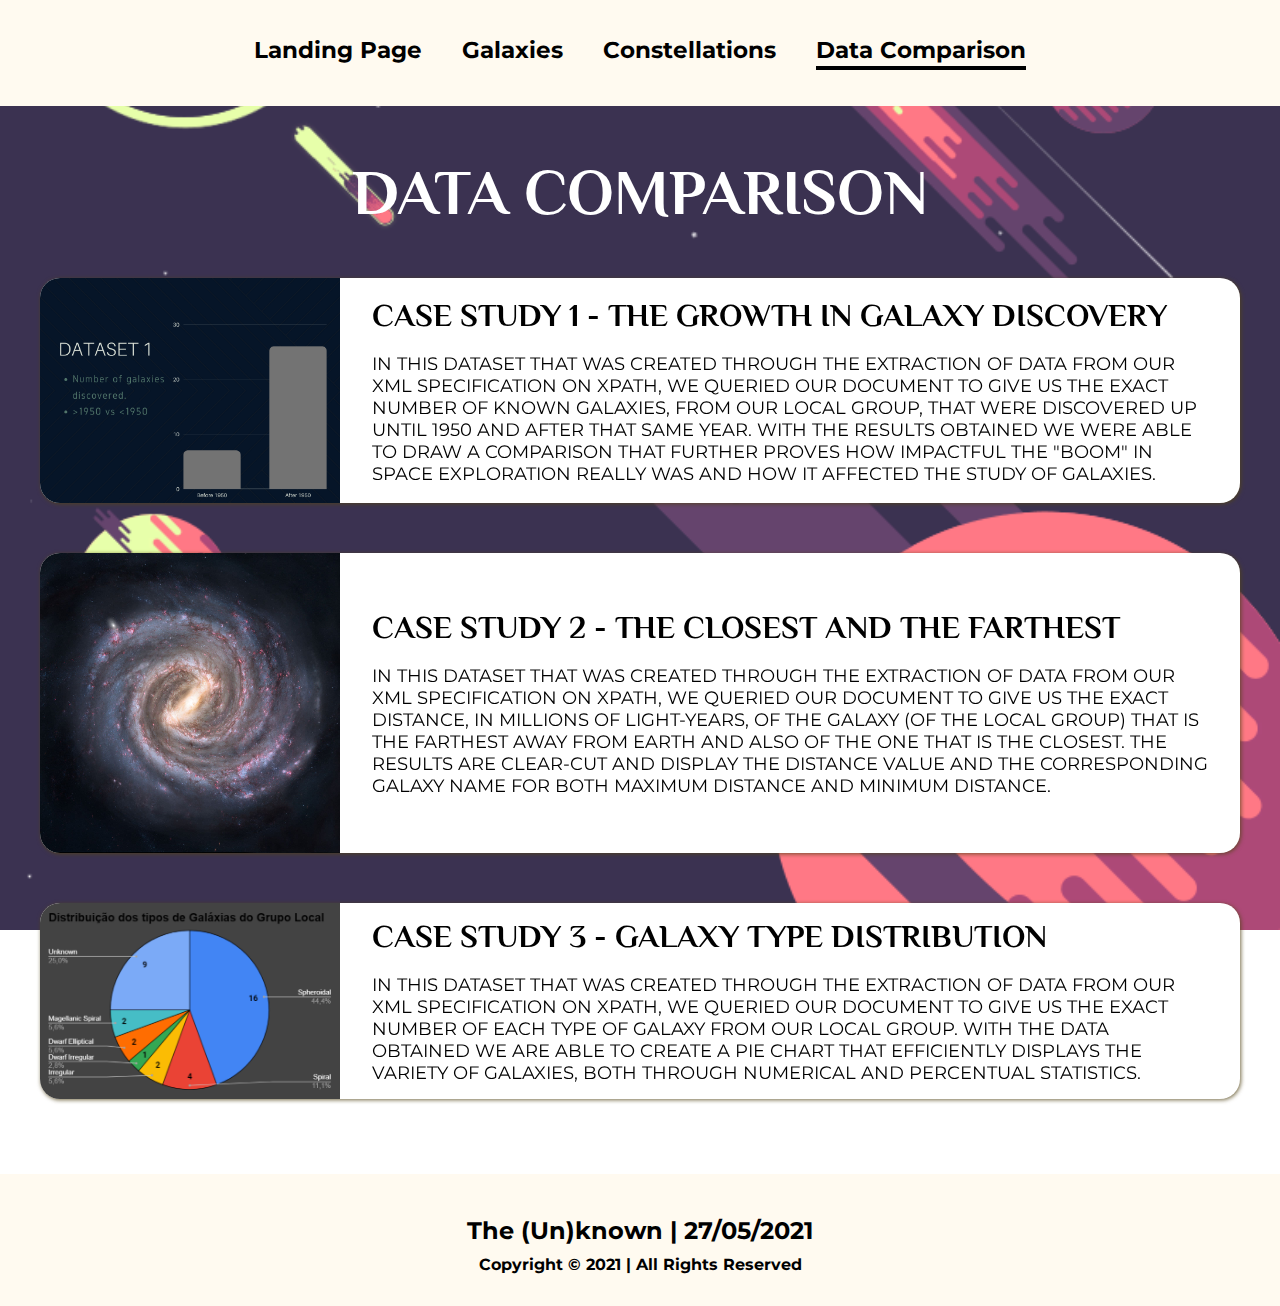
<file: data.html>
<!DOCTYPE html>
<html lang="en">
    <head>
        <meta charset="UTF-8" />
        <meta http-equiv="X-UA-Compatible" content="IE=edge" />
        <meta name="viewport" content="width=device-width, initial-scale=1.0" />
        <title>Data Comparison</title>

        <!-- Stylesheets -->
        <link rel="stylesheet" href="./assets/css/reset.css" />
        <link rel="stylesheet" href="./assets/css/style.css" />
        <link rel="preconnect" href="https://fonts.gstatic.com" />
        <link
            href="https://fonts.googleapis.com/css2?family=Montserrat:wght@400;700&display=swap"
            rel="stylesheet"
        />
        <link
            href="https://fonts.googleapis.com/css2?family=Philosopher:wght@700&display=swap"
            rel="stylesheet"
        />
    </head>
    <body>
        <!-- Navigation Bar -->
        <header>
            <div class="container">
                <nav>
                    <ul class="nav-list">
                        <li>
                            <a href="./index.html" class="nav-link"
                                >Landing Page</a
                            >
                        </li>
                        <li>
                            <a href="./galaxies.html" class="nav-link"
                                >Galaxies</a
                            >
                        </li>
                        <li>
                            <a href="./constellations.html" class="nav-link"
                                >Constellations</a
                            >
                        </li>
                        <li>
                            <a href="./data.html" class="nav-link active"
                                >Data Comparison</a
                            >
                        </li>
                    </ul>
                </nav>
            </div>
        </header>
        <!-- Navigation Bar End -->
        <main>
            <section class="card-2-section">
                <div class="container">
                    <h1 class="heading">Data Comparison</h1>
                    <div class="card-2-container">
                        <!-- Card -->
                        <a href="https://docs.google.com/spreadsheets/d/1ft8wshxmp2m6sTDuE16PrtawqRAXjsH81vU1eIipG2I/edit#gid=0" class="card-2-link">
                            <div class="card-2">
                                <div class="card-2-img">
                                    <img
                                        src="./assets/images/Dataset1.png"
                                        alt="Galaxy"
                                    />
                                </div>
                                <div class="card-2-detail">
                                    <h2 class="sub-heading">Case Study 1 - The Growth in Galaxy Discovery</h2>
                                    <p class="para-text">
                                        In this dataset that was created through the extraction of data from our XML specification on XPATH, we queried our document to give us the exact number of known Galaxies, from our Local Group, that were discovered up until 1950 and after that same year. With the results obtained we were able to draw a comparison that further proves how impactful the "boom" in space exploration really was and how it affected the study of Galaxies.
                                    </p>
                                </div>
                            </div>
                        </a>
                        <!-- Card End -->

                        <!-- Card -->
                        <a href="https://docs.google.com/spreadsheets/d/1ft8wshxmp2m6sTDuE16PrtawqRAXjsH81vU1eIipG2I/edit#gid=2128243482" class="card-2-link">
                            <div class="card-2">
                                <div class="card-2-img">
                                    <img
                                        src="./assets/images/galaxy-3.jpg"
                                        alt="Galaxy"
                                    />
                                </div>
                                <div class="card-2-detail">
                                    <h2 class="sub-heading">Case Study 2 - The Closest and the Farthest</h2>
                                    <p class="para-text">
                                        In this dataset that was created through the extraction of data from our XML specification on XPATH, we queried our document to give us the exact distance, in millions of light-years, of the Galaxy (of the Local Group) that is the farthest away from Earth and also of the one that is the closest. The results are clear-cut and display the distance value and the corresponding Galaxy name for both maximum distance and minimum distance.
                                    </p>
                                </div>
                            </div>
                        </a>
                        <!-- Card End -->

                        <!-- Card -->
                        <a href="https://docs.google.com/spreadsheets/d/1ft8wshxmp2m6sTDuE16PrtawqRAXjsH81vU1eIipG2I/edit#gid=1659844738" class="card-2-link">
                            <div class="card-2">
                                <div class="card-2-img">
                                    <img
                                        src="./assets/images/dataset3sheetsalt2.PNG"
                                        alt="Galaxy"
                                    />
                                </div>
                                <div class="card-2-detail">
                                    <h2 class="sub-heading">Case Study 3 - Galaxy Type Distribution</h2>
                                    <p class="para-text">
                                        In this dataset that was created through the extraction of data from our XML specification on XPATH, we queried our document to give us the exact number of each type of Galaxy from our Local Group. With the data obtained we are able to create a pie chart that efficiently displays the variety of Galaxies, both through numerical and percentual statistics.
                                    </p>
                                </div>
                            </div>
                        </a>
                        <!-- Card End -->
                    </div>
                </div>
            </section>
        </main>

        <footer>
            <div class="container">
                <div class="footer-content">
                    <p class="footer-text">The (Un)known | 27/05/2021</p>
                    <p class="copyright-text">
                        Copyright © 2021 | All Rights Reserved
                    </p>
                </div>
            </div>
        </footer>
    </body>
</html>
</file>
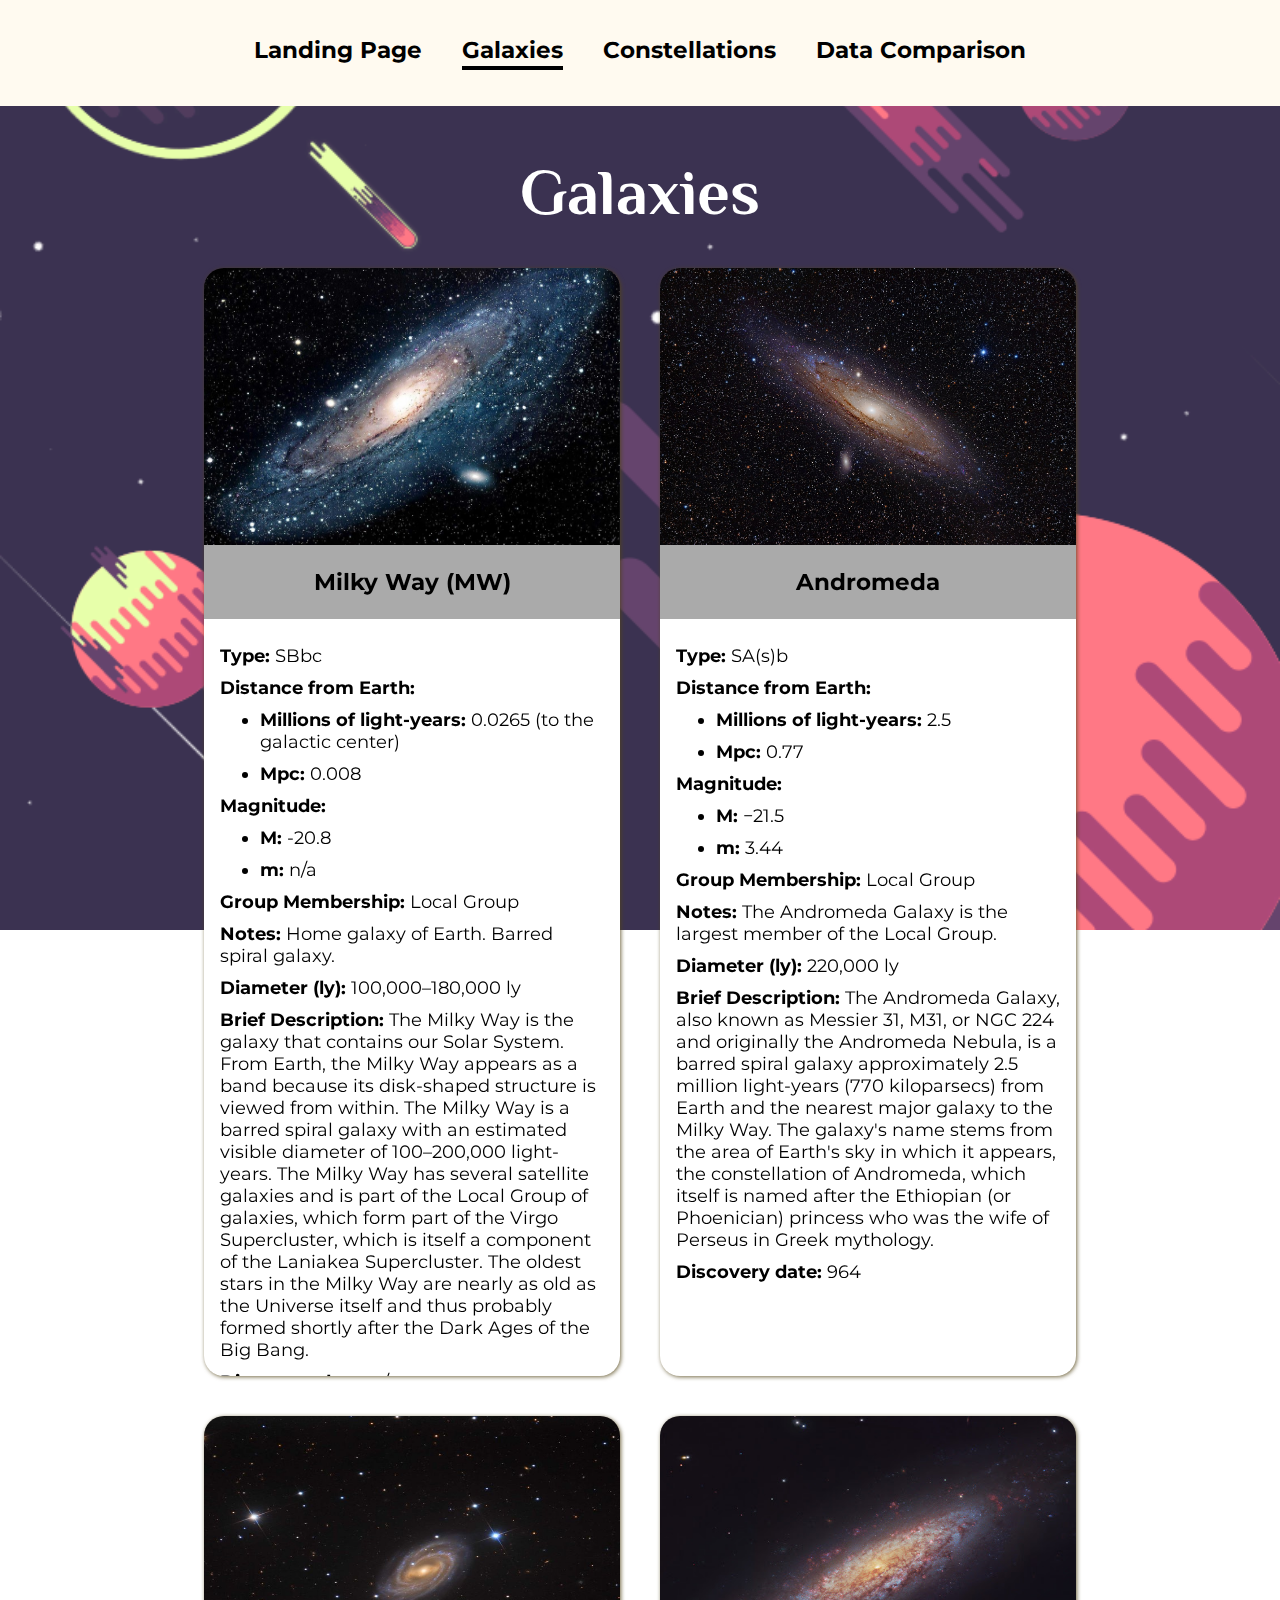
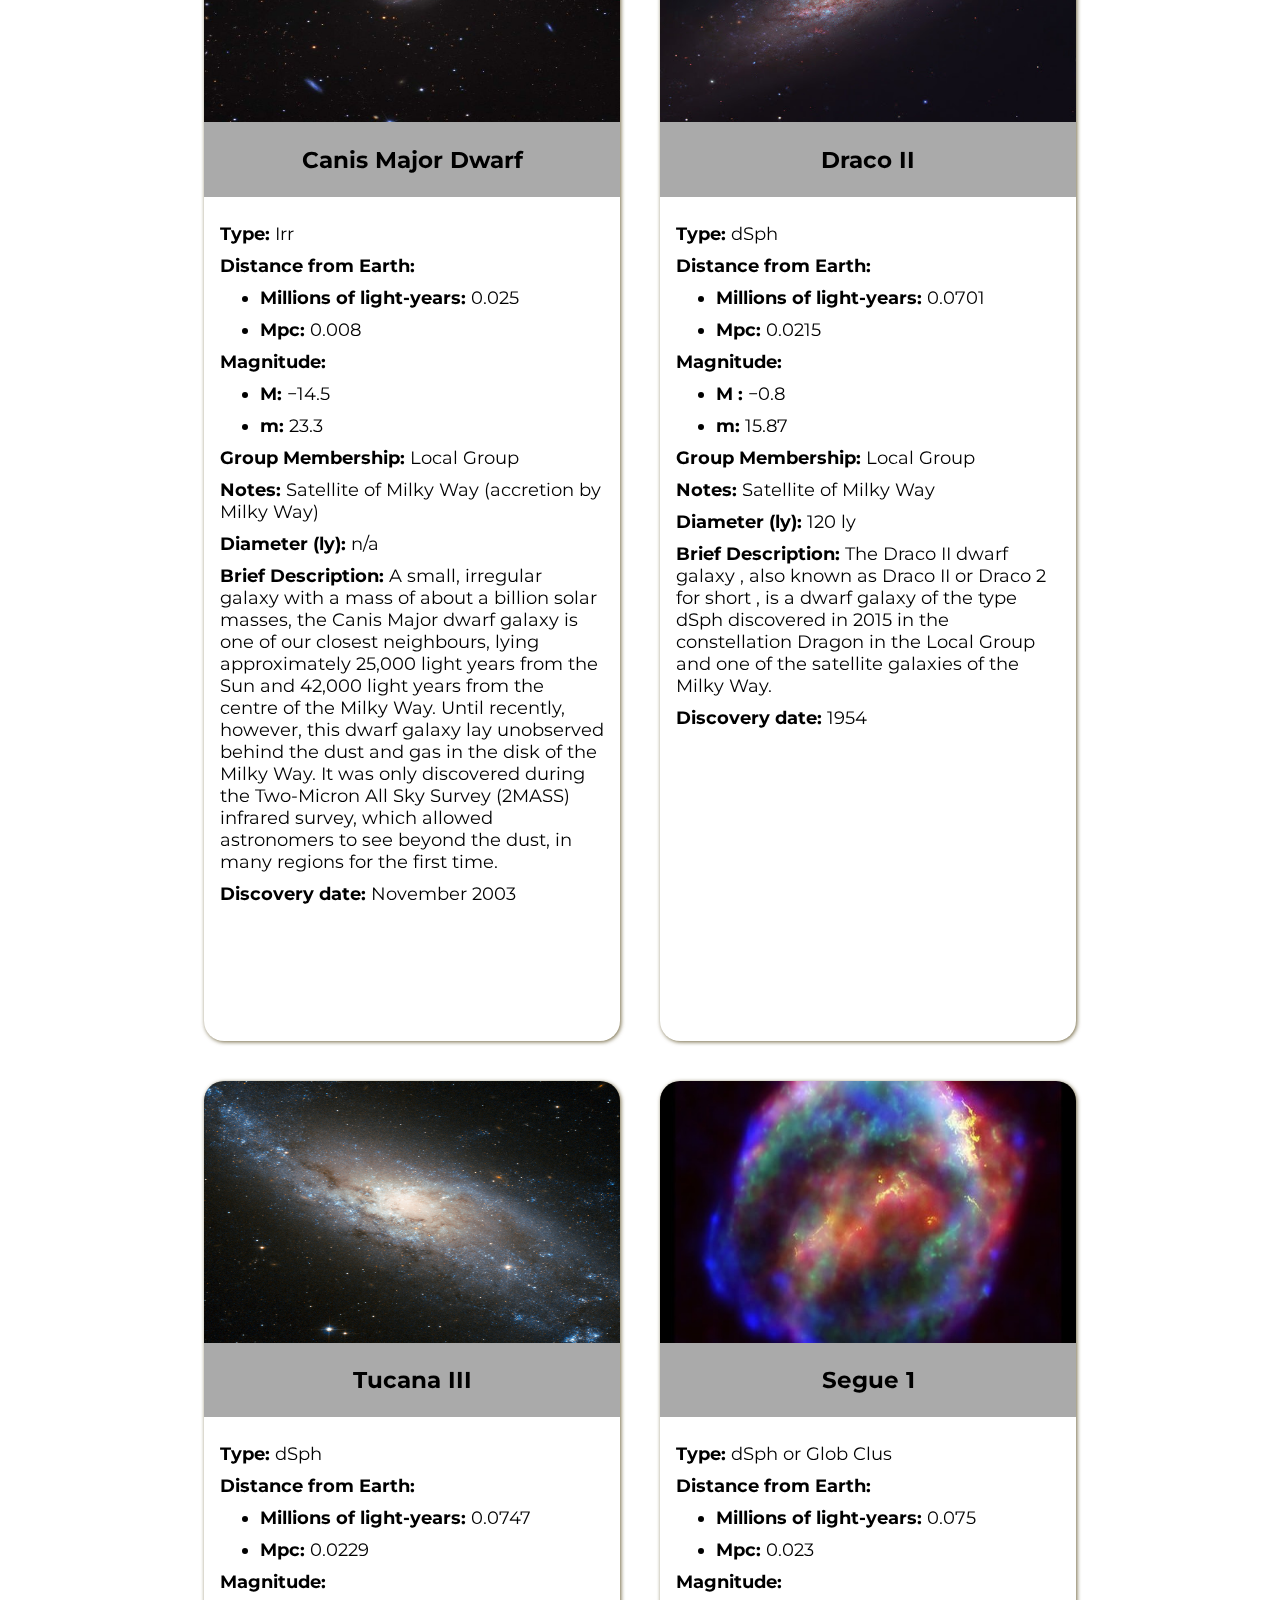
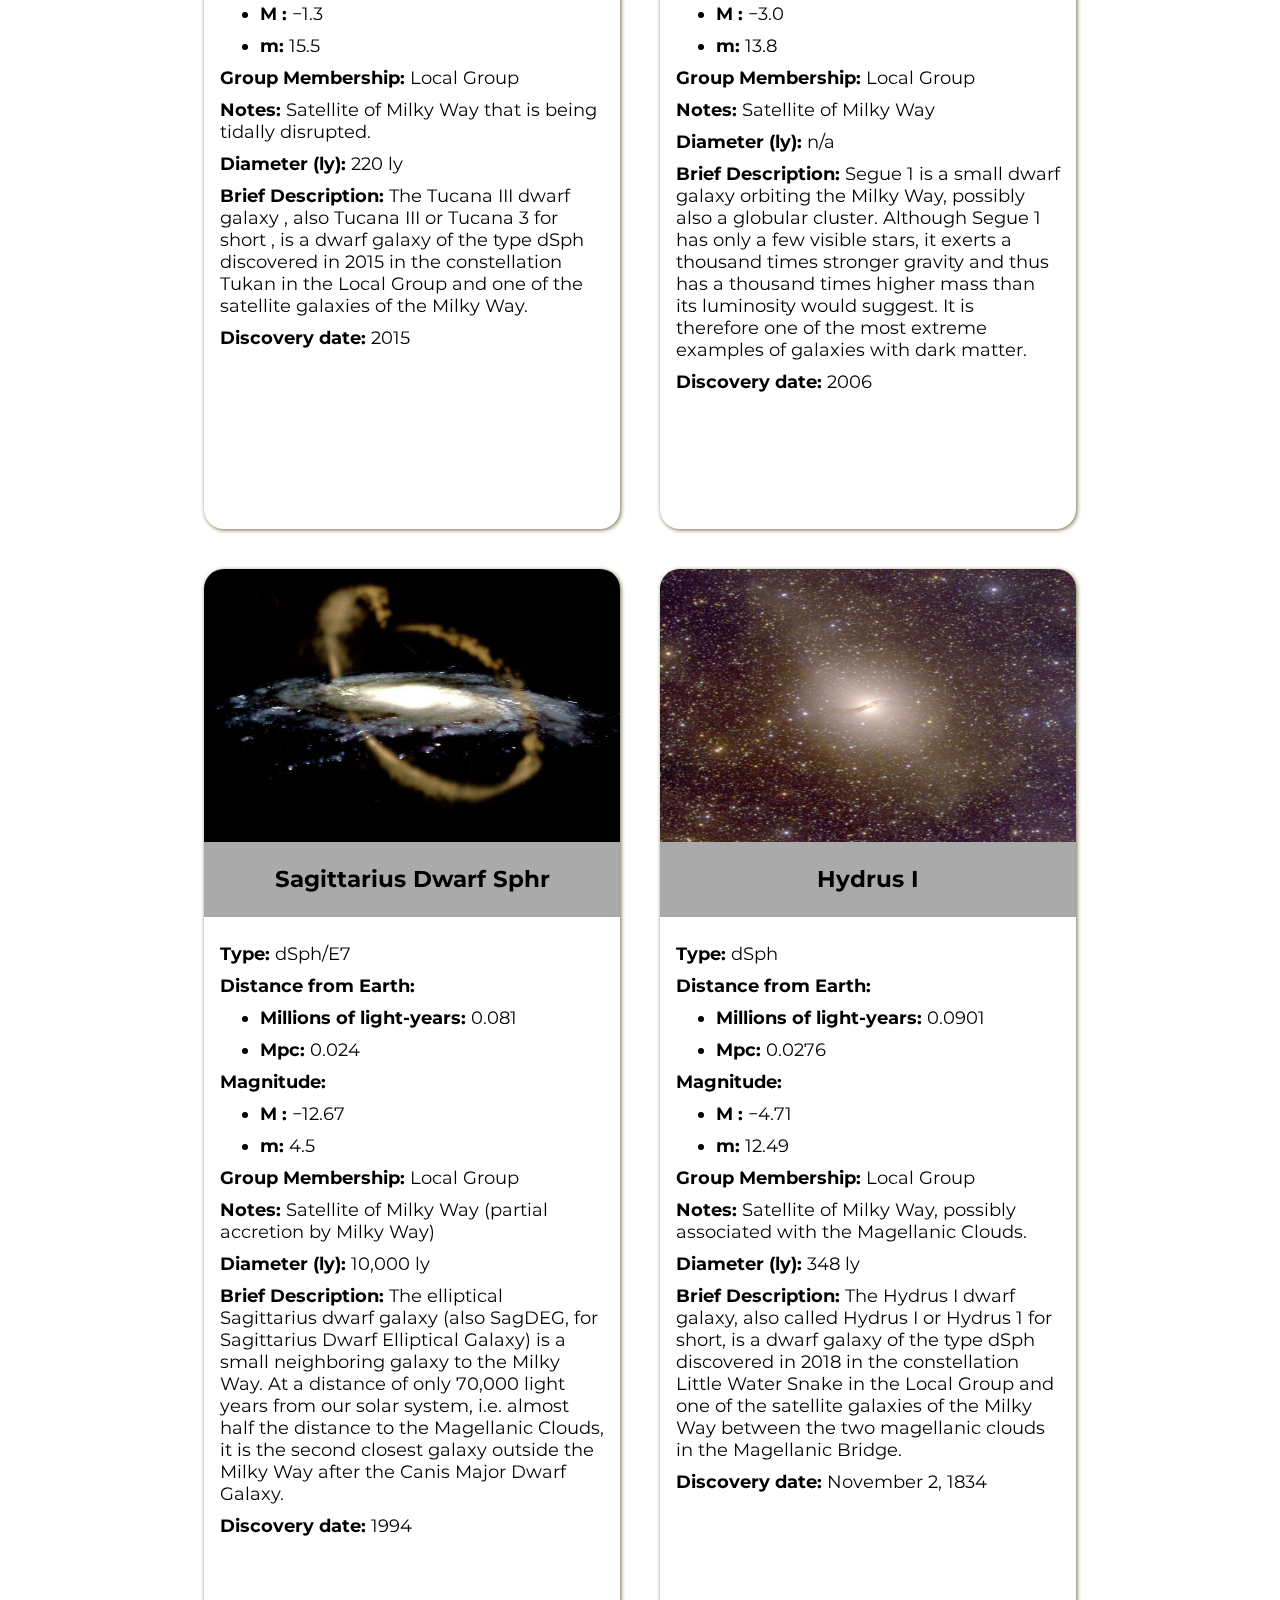
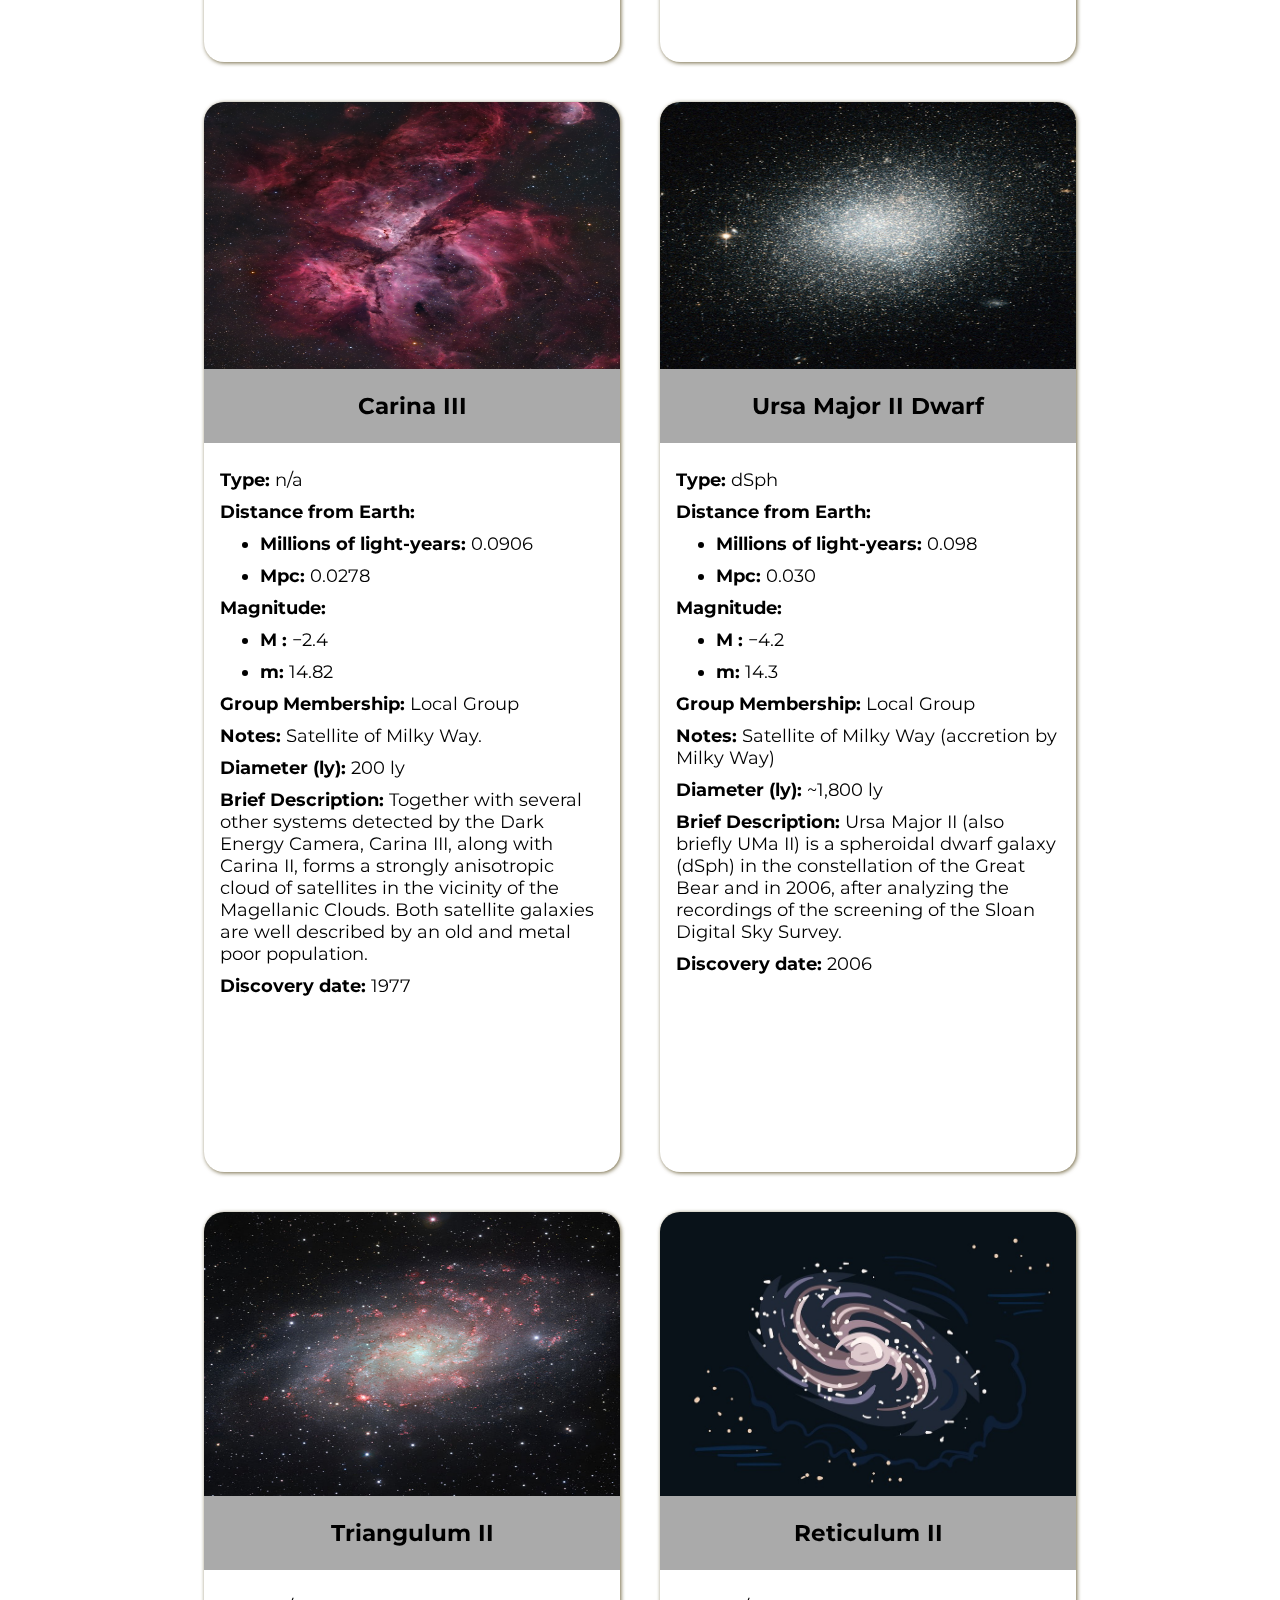
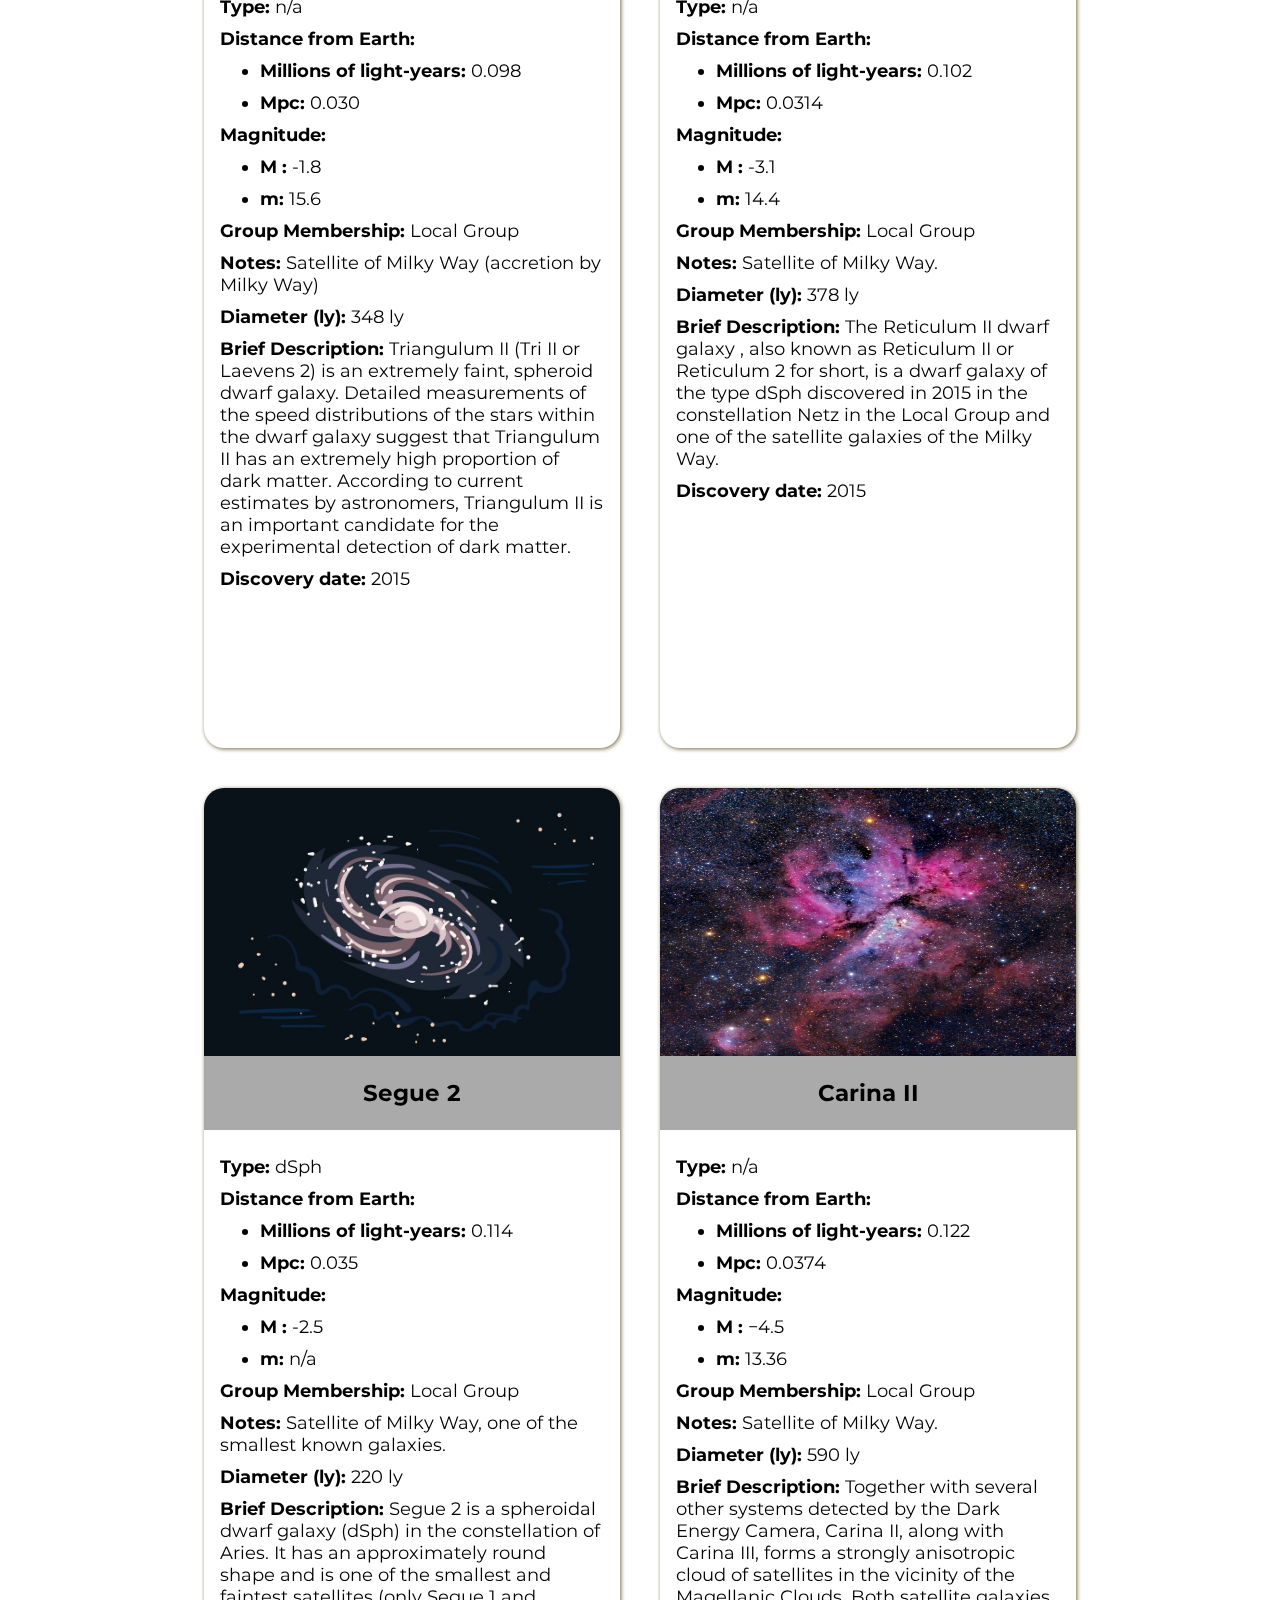
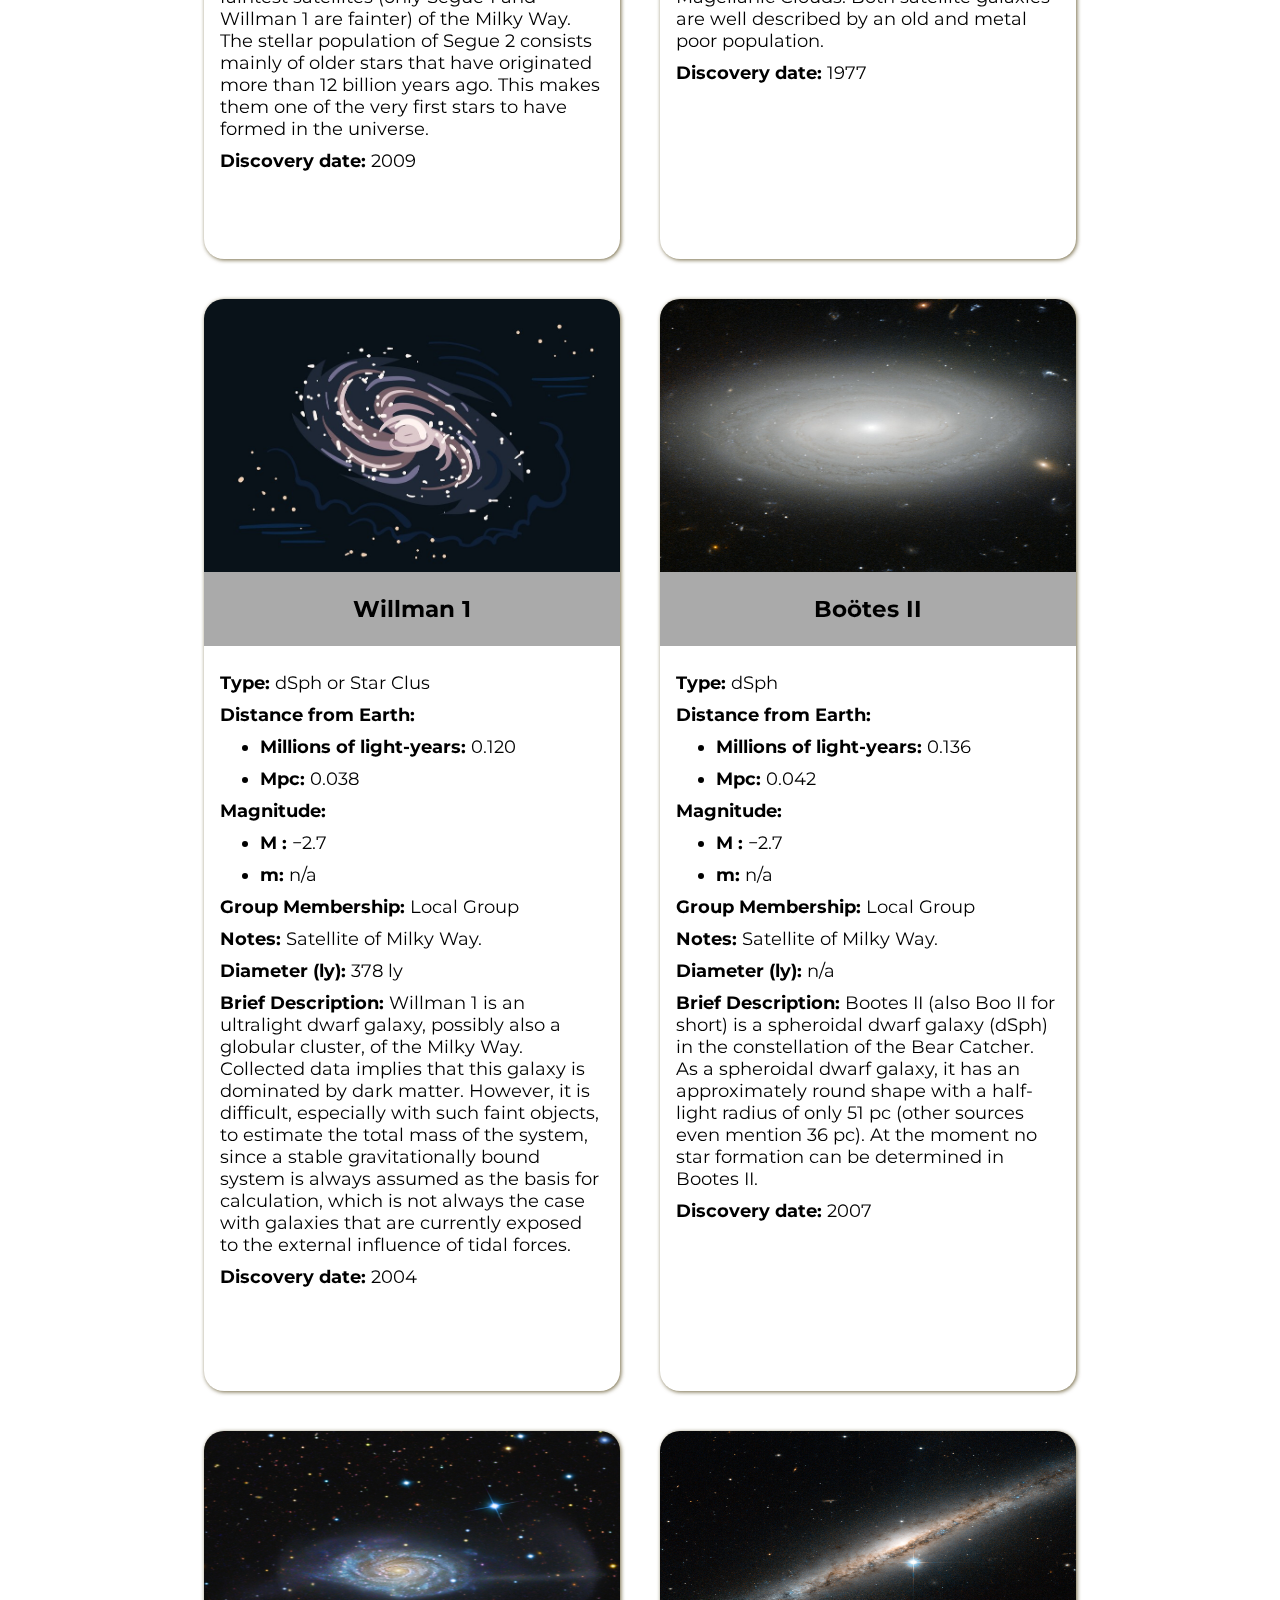
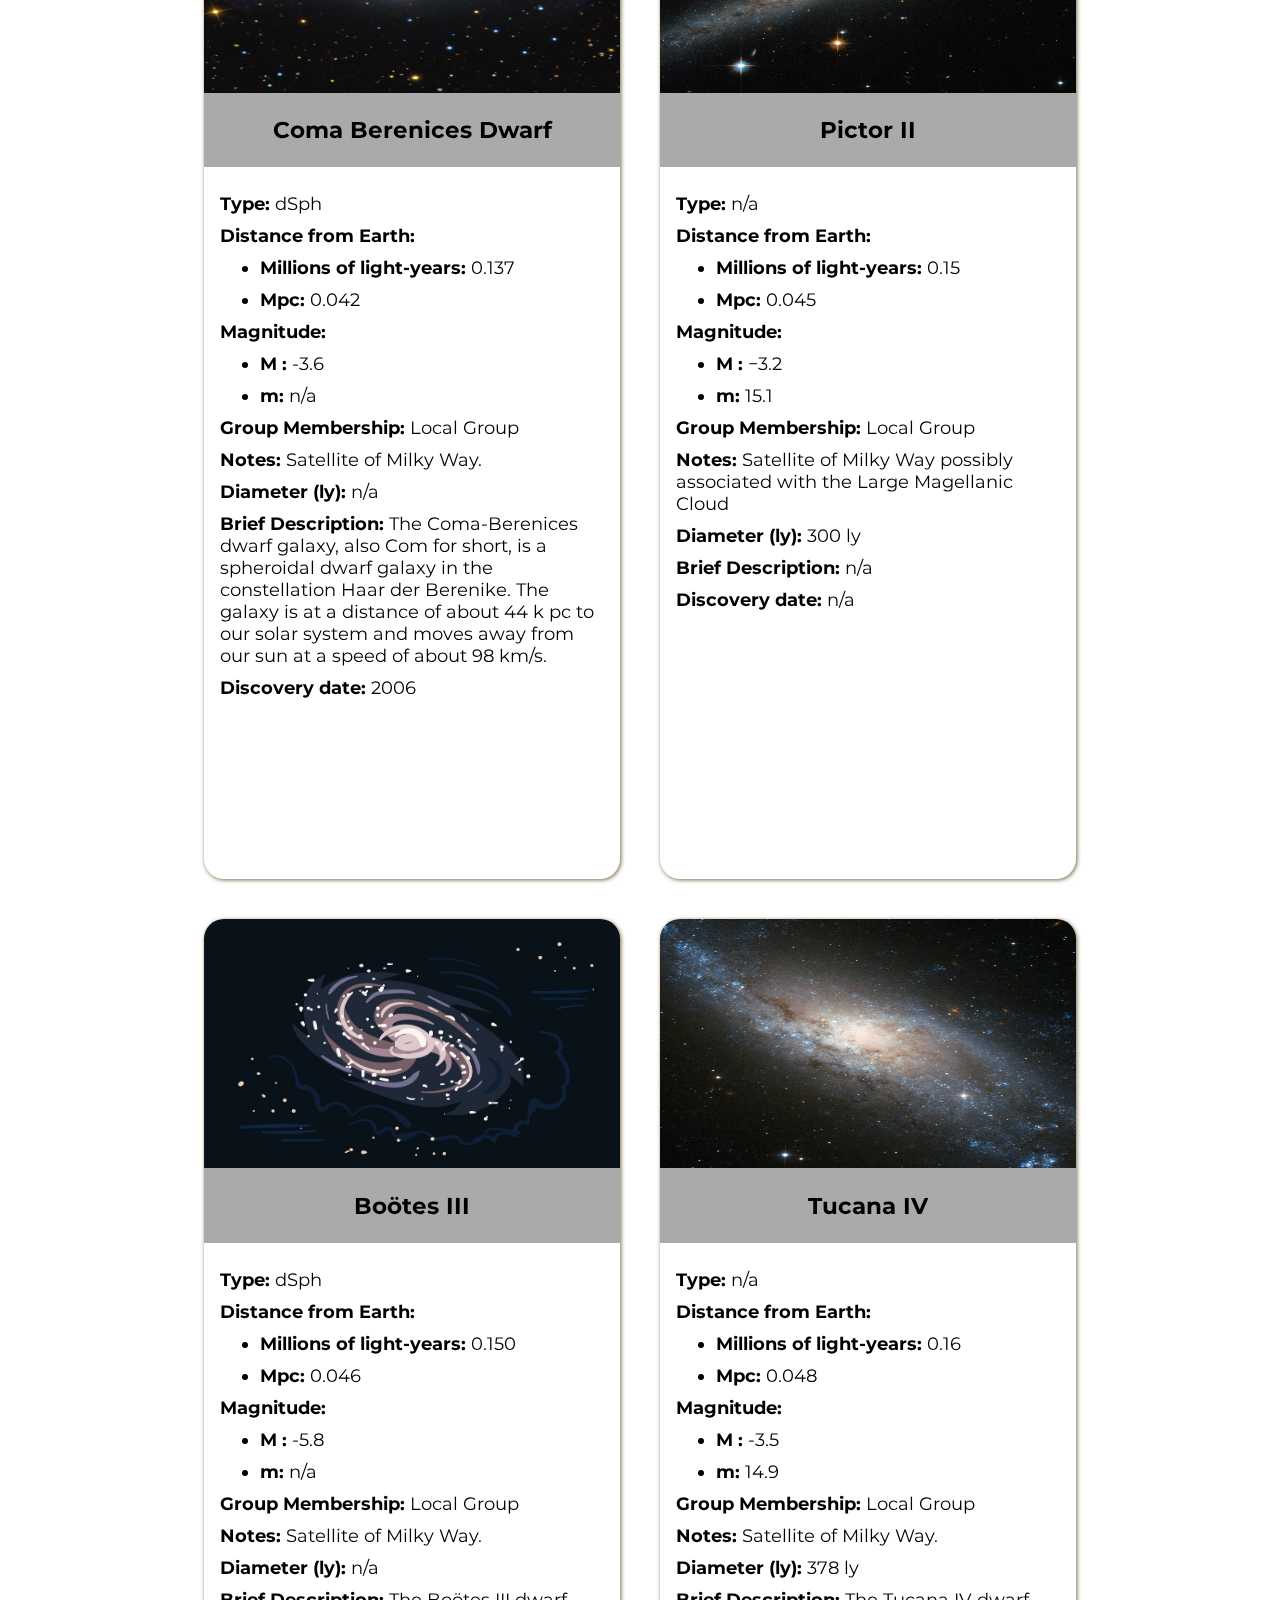
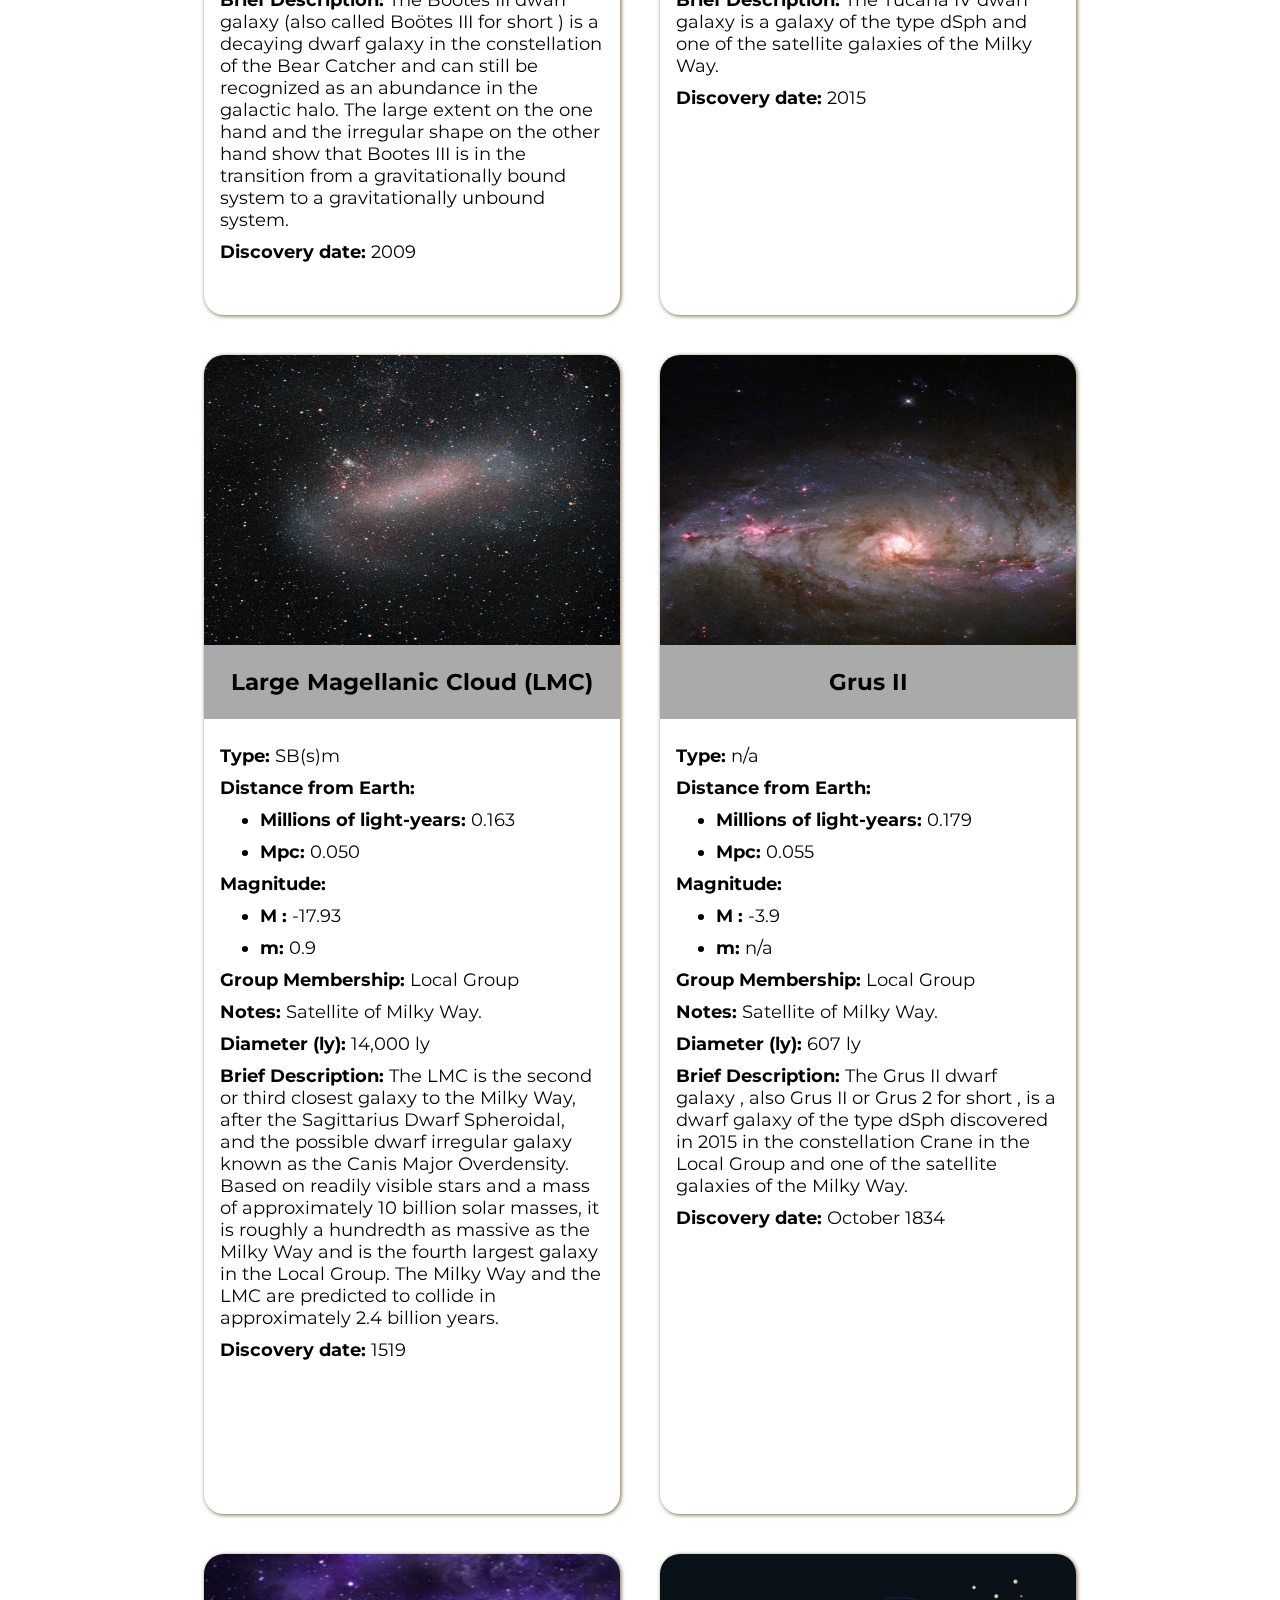
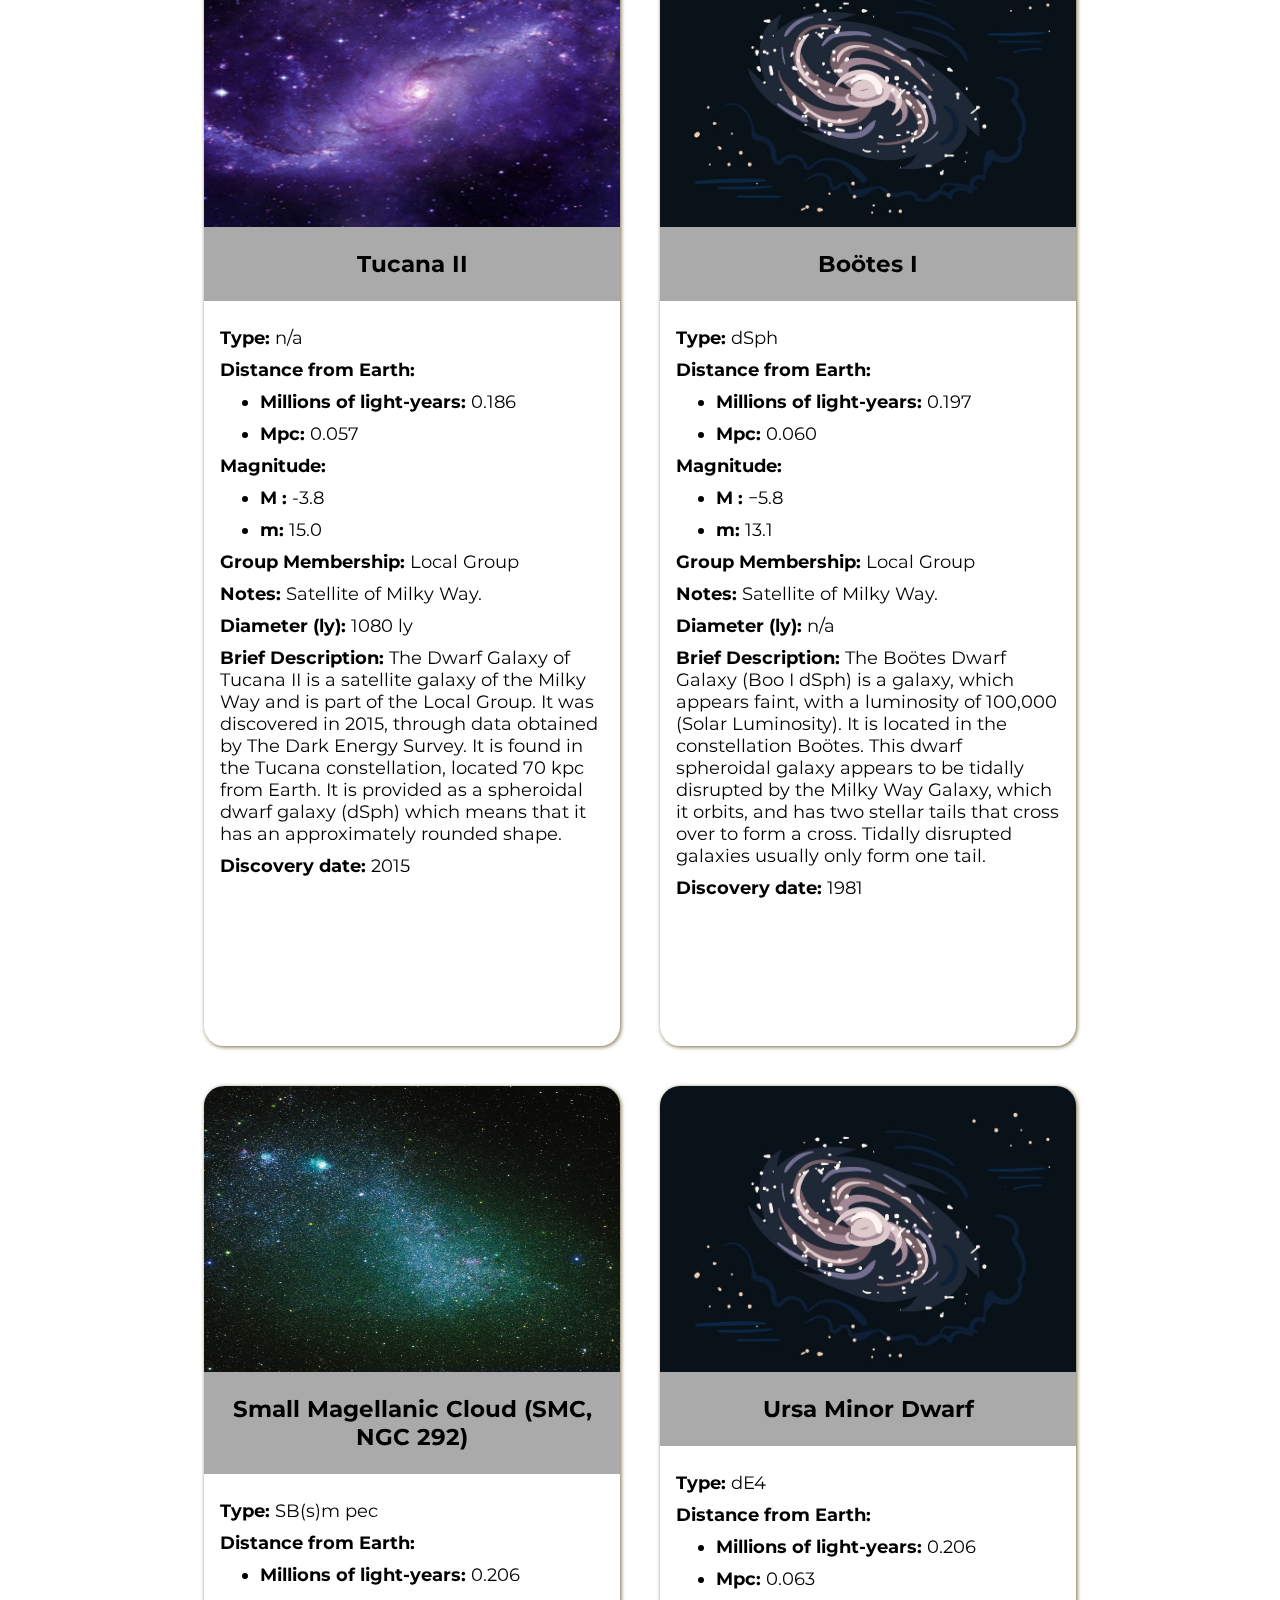
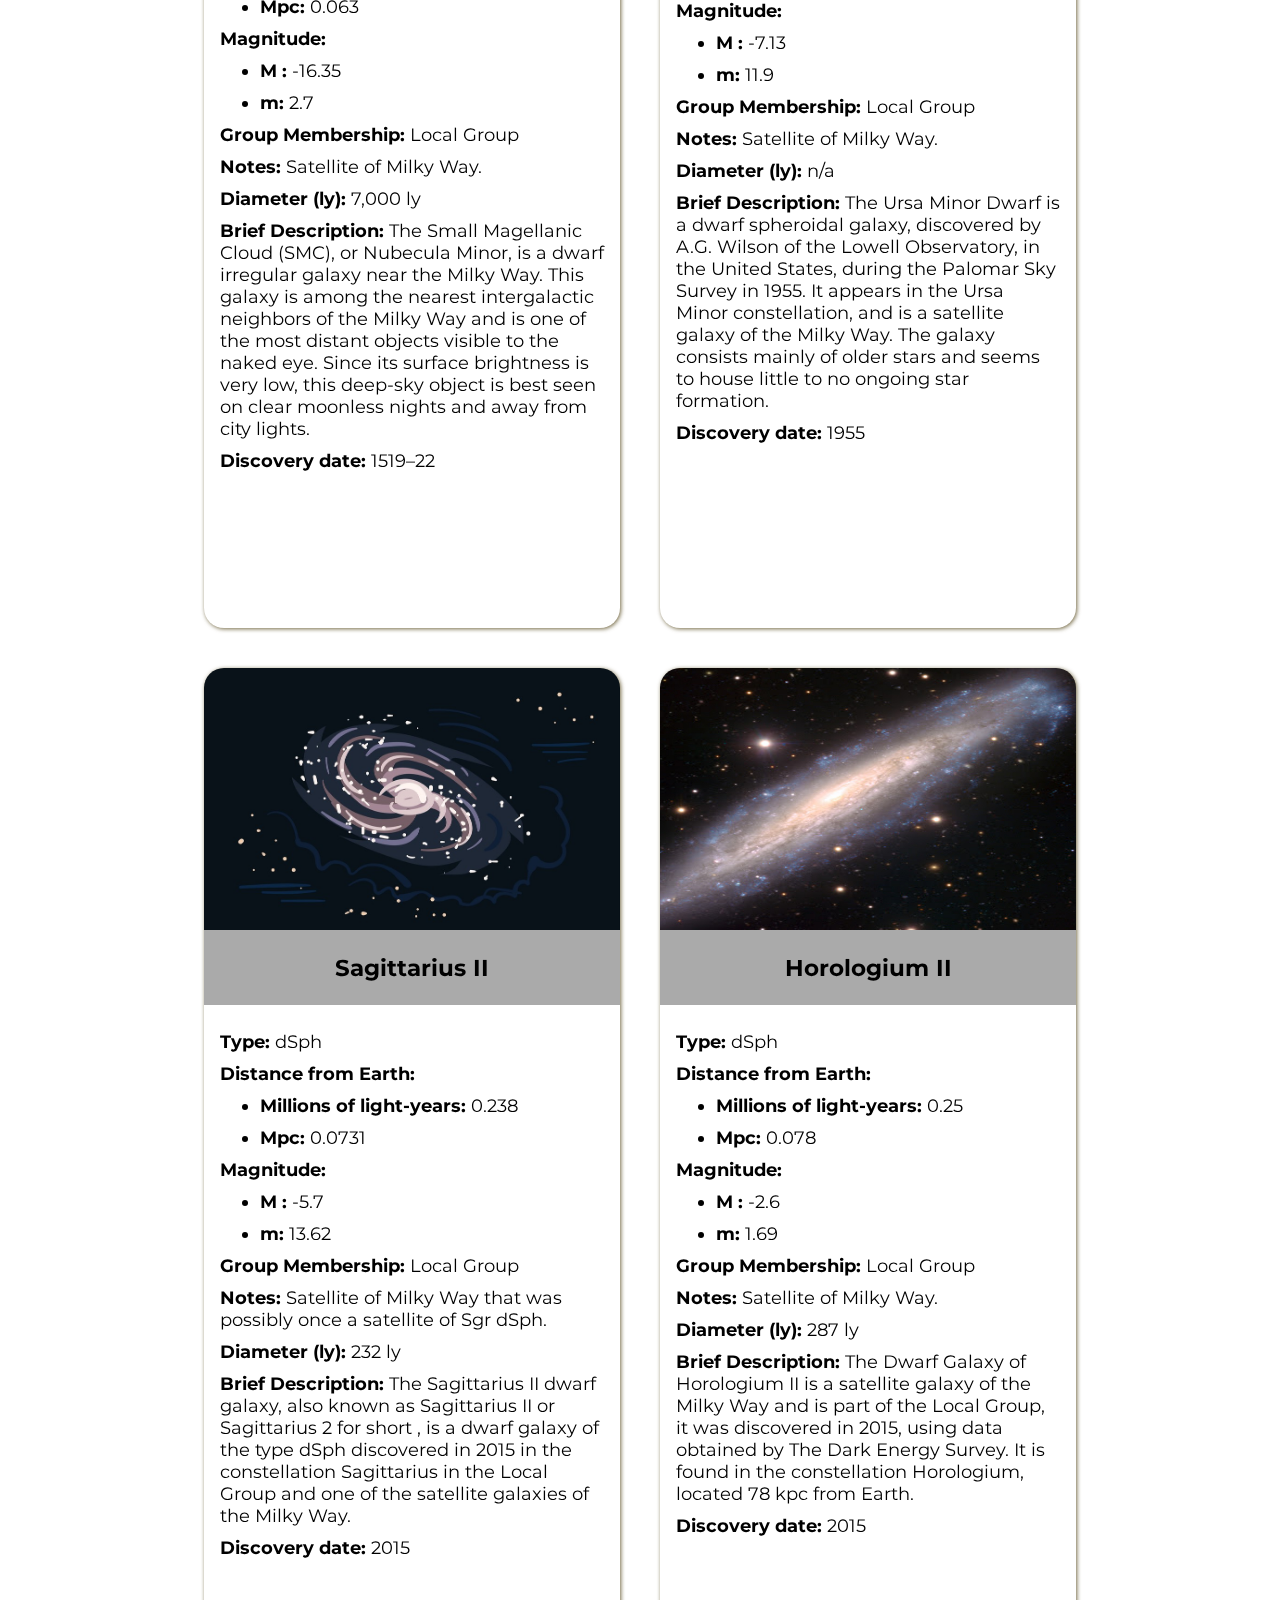
<file: galaxies.html>
<!DOCTYPE html>
<html lang="en">
    <head>
        <meta charset="UTF-8" />
        <meta http-equiv="X-UA-Compatible" content="IE=edge" />
        <meta name="viewport" content="width=device-width, initial-scale=1.0" />
        <title>Galaxies</title>

        <!-- Stylesheets -->
        <link rel="stylesheet" href="./assets/css/reset.css" />
        <link rel="stylesheet" href="./assets/css/style.css" />
        <link rel="preconnect" href="https://fonts.gstatic.com" />
        <link
            href="https://fonts.googleapis.com/css2?family=Montserrat:wght@400;700&display=swap"
            rel="stylesheet"
        />
        <link
            href="https://fonts.googleapis.com/css2?family=Philosopher:wght@700&display=swap"
            rel="stylesheet"
        />
    </head>
    <body>
        <!-- Navigation Bar -->
        <header>
            <div class="container">
                <nav>
                    <ul class="nav-list">
                        <li>
                            <a href="./index.html" class="nav-link"
                                >Landing Page</a
                            >
                        </li>
                        <li>
                            <a href="./galaxies.html" class="nav-link active"
                                >Galaxies</a
                            >
                        </li>
                        <li>
                            <a href="./constellations.html" class="nav-link"
                                >Constellations</a
                            >
                        </li>
                        <li>
                            <a href="./data.html" class="nav-link"
                                >Data Comparison</a
                            >
                        </li>
                    </ul>
                </nav>
            </div>
        </header>
        <!-- Navigation Bar End -->

        <main>
            <section class="card-section">
                <div class="container">
                    <div class="card-container">
                        <h1 class="heading">Galaxies</h1>
                        <div class="card-flex">
                            <!-- Card  -->
                            <div class="card">
                                <img
                                    src="./assets/images/milkyway.jpg"
                                    alt="Galaxy"
                                    class="card-img"
                                />
                                <h2 class="card-heading">Milky Way (MW)</h2>
                                <div class="card-detail">
                                    <p class="card-text">
                                        <span>Type:</span> SBbc
                                    </p>

                                    <div class="card-text">
                                        <span>Distance from Earth:</span>
                                        <ul class="card-list">
                                            <li>
                                                <span
                                                    >Millions of
                                                    light-years:</span
                                                >
                                                0.0265 (to the galactic center)
                                            </li>
                                            <li><span>Mpc:</span> 0.008</li>
                                        </ul>
                                    </div>

                                    <div class="card-text">
                                        <span>Magnitude:</span>
                                        <ul class="card-list">
                                            <li>
                                                <span
                                                    >M:
                                                </span
                                                >
                                                -20.8
                                            </li>
                                            <li><span>m:</span> n/a</li>
                                        </ul>
                                    </div>                                    

                                    <p class="card-text">
                                        <span>Group Membership:</span> Local
                                        Group
                                    </p>
                                    <p class="card-text">
                                        <span>Notes:</span> Home galaxy of
                                        Earth. Barred spiral galaxy.
                                    </p>
                                    <p class="card-text">
                                        <span>Diameter (ly):</span>
                                        100,000–180,000 ly
                                    </p>
                                    <p class="card-text">
                                        <span>Brief Description:</span> The
                                        Milky Way is the galaxy that contains
                                        our Solar System. From Earth, the Milky
                                        Way appears as a band because its
                                        disk-shaped structure is viewed from
                                        within. The Milky Way is a barred spiral
                                        galaxy with an estimated visible
                                        diameter of 100–200,000 light-years. The
                                        Milky Way has several satellite galaxies
                                        and is part of the Local Group of
                                        galaxies, which form part of the Virgo
                                        Supercluster, which is itself a
                                        component of the Laniakea Supercluster.
                                        The oldest stars in the Milky Way are
                                        nearly as old as the Universe itself and
                                        thus probably formed shortly after the
                                        Dark Ages of the Big Bang.
                                    </p>
                                    <p class="card-text">
                                        <span>Discovery date:</span> n/a
                                    </p>
                                </div>
                            </div>
                            <!-- Card End  -->

                            <!-- Card  -->
                            <div class="card">
                                <img
                                    src="./assets/images/andromeda.jpg"
                                    alt="Galaxy"
                                    class="card-img"
                                />
                                <h2 class="card-heading">Andromeda</h2>
                                <div class="card-detail">
                                    <p class="card-text">
                                        <span>Type:</span> SA(s)b
                                    </p>

                                    <div class="card-text">
                                        <span>Distance from Earth:</span>
                                        <ul class="card-list">
                                            <li>
                                                <span
                                                    >Millions of
                                                    light-years:</span
                                                >
                                                2.5
                                            </li>
                                            <li><span>Mpc:</span> 0.77</li>
                                        </ul>
                                    </div>

                                    <div class="card-text">
                                        <span>Magnitude:</span>
                                        <ul class="card-list">
                                            <li>
                                                <span
                                                    >M:
                                                </span
                                                >
                                                −21.5
                                            </li>
                                            <li><span>m:</span> 3.44</li>
                                        </ul>
                                    </div>                                    

                                    <p class="card-text">
                                        <span>Group Membership:</span> Local
                                        Group
                                    </p>
                                    <p class="card-text">
                                        <span>Notes:</span> The Andromeda Galaxy is the largest member of the Local Group.
                                    </p>
                                    <p class="card-text">
                                        <span>Diameter (ly):</span>
                                        220,000 ly
                                    </p>
                                    <p class="card-text">
                                        <span>Brief Description:</span>
                                        The Andromeda Galaxy, also known as Messier 31, M31, or NGC 224 and originally the Andromeda Nebula, is a barred spiral galaxy approximately 2.5 million light-years (770 kiloparsecs) from Earth and the nearest major galaxy to the Milky Way. The galaxy's name stems from the area of Earth's sky in which it appears, the constellation of Andromeda, which itself is named after the Ethiopian (or Phoenician) princess who was the wife of Perseus in Greek mythology.                                        
                                    </p>
                                    <p class="card-text">
                                        <span>Discovery date:</span> 964
                                    </p>
                                </div>
                            </div>
                            <!-- Card End  -->

                            <!-- Card  -->
                            <div class="card">
                                <img
                                    src="./assets/images/canismajordwarf.jpg"
                                    alt="Galaxy"
                                    class="card-img"
                                />
                                <h2 class="card-heading">Canis Major Dwarf</h2>
                                <div class="card-detail">
                                    <p class="card-text">
                                        <span>Type:</span> Irr
                                    </p>

                                    <div class="card-text">
                                        <span>Distance from Earth:</span>
                                        <ul class="card-list">
                                            <li>
                                                <span
                                                    >Millions of
                                                    light-years:</span
                                                >
                                                0.025
                                            </li>
                                            <li><span>Mpc:</span> 0.008</li>
                                        </ul>
                                    </div>

                                    <div class="card-text">
                                        <span>Magnitude:</span>
                                        <ul class="card-list">
                                            <li>
                                                <span
                                                    >M:
                                                </span
                                                >
                                                −14.5
                                            </li>
                                            <li><span>m:</span> 23.3</li>
                                        </ul>
                                    </div>                                     

                                    <p class="card-text">
                                        <span>Group Membership:</span> Local
                                        Group
                                    </p>
                                    <p class="card-text">
                                        <span>Notes:</span> Satellite of Milky Way (accretion by Milky Way)
                                    </p>
                                    <p class="card-text">
                                        <span>Diameter (ly):</span>
                                        n/a
                                    </p>
                                    <p class="card-text">
                                        <span>Brief Description:</span>
                                        A small, irregular galaxy with a mass of about a billion solar masses, the Canis Major dwarf galaxy is one of our closest neighbours, lying approximately 25,000 light years from the Sun and 42,000 light years from the centre of the Milky Way. Until recently, however, this dwarf galaxy lay unobserved behind the dust and gas in the disk of the Milky Way. It was only discovered during the Two-Micron All Sky Survey (2MASS) infrared survey, which allowed astronomers to see beyond the dust, in many regions for the first time.
                                        
                                    </p>
                                    <p class="card-text">
                                        <span>Discovery date:</span> November 2003
                                    </p>
                                </div>
                            </div>
                            <!-- Card End  -->

                            <!-- Card  -->
                            <div class="card">
                                <img
                                    src="./assets/images/draco2.jpg"
                                    alt="Galaxy"
                                    class="card-img"
                                />
                                <h2 class="card-heading">Draco II</h2>
                                <div class="card-detail">
                                    <p class="card-text">
                                        <span>Type:</span> dSph
                                    </p>

                                    <div class="card-text">
                                        <span>Distance from Earth:</span>
                                        <ul class="card-list">
                                            <li>
                                                <span
                                                    >Millions of
                                                    light-years:</span
                                                >
                                                0.0701
                                            </li>
                                            <li><span>Mpc:</span> 0.0215</li>
                                        </ul>
                                    </div>

                                    <div class="card-text">
                                        <span>Magnitude:</span>
                                        <ul class="card-list">
                                            <li>
                                                <span
                                                    >M
                                                :</span
                                                >
                                                −0.8
                                            </li>
                                            <li><span>m:</span> 15.87</li>
                                        </ul>
                                    </div> 

                                    <p class="card-text">
                                        <span>Group Membership:</span> Local Group
                                        
                                    </p>
                                    <p class="card-text">
                                        <span>Notes:</span> Satellite of Milky Way
                                        
                                    </p>
                                    <p class="card-text">
                                        <span>Diameter (ly):</span>
                                        120 ly
                                    </p>
                                    <p class="card-text">
                                        <span>Brief Description:</span> The Draco II dwarf galaxy , also known as Draco II or Draco 2 for short , is a dwarf galaxy of the type dSph discovered in 2015 in the constellation Dragon in the Local Group and one of the satellite galaxies of the Milky Way.
                                    </p>
                                    <p class="card-text">
                                        <span>Discovery date:</span> 1954
                                    </p>
                                </div>
                            </div>
                            <!-- Card End  -->

                            <!-- Card  -->
                            <div class="card">
                                <img
                                    src="./assets/images/tucana3.jpeg"
                                    alt="Galaxy"
                                    class="card-img"
                                />
                                <h2 class="card-heading">Tucana III</h2>
                                <div class="card-detail">
                                    <p class="card-text">
                                        <span>Type:</span> dSph
                                    </p>

                                    <div class="card-text">
                                        <span>Distance from Earth:</span>
                                        <ul class="card-list">
                                            <li>
                                                <span
                                                    >Millions of
                                                    light-years:</span
                                                >
                                                0.0747
                                            </li>
                                            <li><span>Mpc:</span> 0.0229</li>
                                        </ul>
                                    </div>

                                    <div class="card-text">
                                        <span>Magnitude:</span>
                                        <ul class="card-list">
                                            <li>
                                                <span
                                                    >M
                                                :</span
                                                >
                                                −1.3
                                            </li>
                                            <li><span>m:</span> 15.5</li>
                                        </ul>
                                    </div>                                     

                                    <p class="card-text">
                                        <span>Group Membership:</span> Local
                                        Group
                                    </p>
                                    <p class="card-text">
                                        <span>Notes:</span> Satellite of Milky Way that is being tidally disrupted.
                                    </p>
                                    <p class="card-text">
                                        <span>Diameter (ly):</span>
                                        220 ly
                                    </p>
                                    <p class="card-text">
                                        <span>Brief Description:</span> The Tucana III dwarf galaxy , also Tucana III or Tucana 3 for short , is a dwarf galaxy of the type dSph discovered in 2015 in the constellation Tukan in the Local Group and one of the satellite galaxies of the Milky Way.
                                    </p>
                                    <p class="card-text">
                                        <span>Discovery date:</span> 2015
                                    </p>
                                </div>
                            </div>
                            <!-- Card End  -->

                            <!-- Card  -->
                            <div class="card">
                                <img
                                    src="./assets/images/segue1.jpg"
                                    alt="Galaxy"
                                    class="card-img"
                                />
                                <h2 class="card-heading">Segue 1</h2>
                                <div class="card-detail">
                                    <p class="card-text">
                                        <span>Type:</span> dSph or Glob Clus
                                    </p>

                                    <div class="card-text">
                                        <span>Distance from Earth:</span>
                                        <ul class="card-list">
                                            <li>
                                                <span
                                                    >Millions of
                                                    light-years:</span
                                                >
                                                0.075
                                            </li>
                                            <li><span>Mpc:</span> 0.023</li>
                                        </ul>
                                    </div>

                                    <div class="card-text">
                                        <span>Magnitude:</span>
                                        <ul class="card-list">
                                            <li>
                                                <span
                                                    >M
                                                :</span
                                                >
                                                −3.0
                                            </li>
                                            <li><span>m:</span> 13.8</li>
                                        </ul>
                                    </div>                                     

                                    <p class="card-text">
                                        <span>Group Membership:</span> Local
                                        Group
                                    </p>
                                    <p class="card-text">
                                        <span>Notes:</span> Satellite of Milky Way
                                    </p>
                                    <p class="card-text">
                                        <span>Diameter (ly):</span>
                                        n/a
                                    </p>
                                    <p class="card-text">
                                        <span>Brief Description:</span> Segue 1 is a small dwarf galaxy orbiting the Milky Way, possibly also a globular cluster. Although Segue 1 has only a few visible stars, it exerts a thousand times stronger gravity and thus has a thousand times higher mass than its luminosity would suggest. It is therefore one of the most extreme examples of galaxies with dark matter. 
                                    </p>
                                    <p class="card-text">
                                        <span>Discovery date:</span> 2006
                                    </p>
                                </div>
                            </div>
                            <!-- Card End  -->

                            <!-- Card  -->
                            <div class="card">
                                <img
                                    src="./assets/images/sagittariusdwarf.jpg"
                                    alt="Galaxy"
                                    class="card-img"
                                />
                                <h2 class="card-heading">Sagittarius Dwarf Sphr</h2>
                                <div class="card-detail">
                                    <p class="card-text">
                                        <span>Type:</span> dSph/E7
                                    </p>

                                    <div class="card-text">
                                        <span>Distance from Earth:</span>
                                        <ul class="card-list">
                                            <li>
                                                <span
                                                    >Millions of
                                                    light-years:</span
                                                >
                                                0.081
                                            </li>
                                            <li><span>Mpc:</span> 0.024</li>
                                        </ul>
                                    </div>

                                    <div class="card-text">
                                        <span>Magnitude:</span>
                                        <ul class="card-list">
                                            <li>
                                                <span
                                                    >M
                                                :</span
                                                >
                                                −12.67
                                            </li>
                                            <li><span>m:</span> 4.5</li>
                                        </ul>
                                    </div>                                     

                                    <p class="card-text">
                                        <span>Group Membership:</span> Local
                                        Group
                                    </p>
                                    <p class="card-text">
                                        <span>Notes:</span> Satellite of Milky Way (partial accretion by Milky Way)
                                    </p>
                                    <p class="card-text">
                                        <span>Diameter (ly):</span>
                                        10,000 ly
                                    </p>
                                    <p class="card-text">
                                        <span>Brief Description:</span> The elliptical Sagittarius dwarf galaxy (also SagDEG, for Sagittarius Dwarf Elliptical Galaxy) is a small neighboring galaxy to the Milky Way. At a distance of only 70,000 light years from our solar system, i.e. almost half the distance to the Magellanic Clouds, it is the second closest galaxy outside the Milky Way after the Canis Major Dwarf Galaxy.
                                    </p>
                                    <p class="card-text">
                                        <span>Discovery date:</span> 1994
                                    </p>
                                </div>
                            </div>
                            <!-- Card End  -->

                            <!-- Card  -->
                            <div class="card">
                                <img
                                    src="./assets/images/hydrus1.jpeg"
                                    alt="Galaxy"
                                    class="card-img"
                                />
                                <h2 class="card-heading">Hydrus I</h2>
                                <div class="card-detail">
                                    <p class="card-text">
                                        <span>Type:</span> dSph
                                    </p>

                                    <div class="card-text">
                                        <span>Distance from Earth:</span>
                                        <ul class="card-list">
                                            <li>
                                                <span
                                                    >Millions of
                                                    light-years:</span
                                                >
                                                0.0901
                                            </li>
                                            <li><span>Mpc:</span> 0.0276</li>
                                        </ul>
                                    </div>

                                    <div class="card-text">
                                        <span>Magnitude:</span>
                                        <ul class="card-list">
                                            <li>
                                                <span
                                                    >M
                                                :</span
                                                >
                                                −4.71
                                            </li>
                                            <li><span>m:</span> 12.49</li>
                                        </ul>
                                    </div>                                     

                                    <p class="card-text">
                                        <span>Group Membership:</span> Local
                                        Group
                                    </p>
                                    <p class="card-text">
                                        <span>Notes:</span> Satellite of Milky Way, possibly associated with the Magellanic Clouds.
                                    </p>
                                    <p class="card-text">
                                        <span>Diameter (ly):</span>
                                        348 ly
                                    </p>
                                    <p class="card-text">
                                        <span>Brief Description:</span> The Hydrus I dwarf galaxy, also called Hydrus I or Hydrus 1 for short, is a dwarf galaxy of the type dSph discovered in 2018 in the constellation Little Water Snake in the Local Group and one of the satellite galaxies of the Milky Way between the two magellanic clouds in the Magellanic Bridge.
                                    </p>
                                    <p class="card-text">
                                        <span>Discovery date:</span> November 2, 1834
                                    </p>
                                </div>
                            </div>
                            <!-- Card End  -->                                                        
                            <!-- Card  -->
                            <div class="card">
                                <img
                                    src="./assets/images/carina3.jpeg"
                                    alt="Galaxy"
                                    class="card-img"
                                />
                                <h2 class="card-heading">Carina III</h2>
                                <div class="card-detail">
                                    <p class="card-text">
                                        <span>Type:</span> n/a
                                    </p>

                                    <div class="card-text">
                                        <span>Distance from Earth:</span>
                                        <ul class="card-list">
                                            <li>
                                                <span
                                                    >Millions of
                                                    light-years:</span
                                                >
                                                0.0906
                                            </li>
                                            <li><span>Mpc:</span> 0.0278</li>
                                        </ul>
                                    </div>

                                    <div class="card-text">
                                        <span>Magnitude:</span>
                                        <ul class="card-list">
                                            <li>
                                                <span
                                                    >M
                                                :</span
                                                >
                                                −2.4
                                            </li>
                                            <li><span>m:</span> 14.82</li>
                                        </ul>
                                    </div>                                     

                                    <p class="card-text">
                                        <span>Group Membership:</span> Local
                                        Group
                                    </p>
                                    <p class="card-text">
                                        <span>Notes:</span> Satellite of Milky Way. 
                                    </p>
                                    <p class="card-text">
                                        <span>Diameter (ly):</span>
                                        200 ly
                                    </p>
                                    <p class="card-text">
                                        <span>Brief Description:</span> Together with several other systems detected by the Dark Energy Camera, Carina III, along with Carina II, forms a strongly anisotropic cloud of satellites in the vicinity of the Magellanic Clouds. Both satellite galaxies are well described by an old and metal poor population.
                                    </p>
                                    <p class="card-text">
                                        <span>Discovery date:</span> 1977
                                    </p>
                                </div>
                            </div>
                            <!-- Card End  -->
                            <!-- Card  -->
                            <div class="card">
                                <img
                                    src="./assets/images/ursamajor2dwarf.jpeg"
                                    alt="Galaxy"
                                    class="card-img"
                                />
                                <h2 class="card-heading">Ursa Major II Dwarf</h2>
                                <div class="card-detail">
                                    <p class="card-text">
                                        <span>Type:</span> dSph
                                    </p>

                                    <div class="card-text">
                                        <span>Distance from Earth:</span>
                                        <ul class="card-list">
                                            <li>
                                                <span
                                                    >Millions of
                                                    light-years:</span
                                                >
                                                0.098
                                            </li>
                                            <li><span>Mpc:</span> 0.030</li>
                                        </ul>
                                    </div>

                                    <div class="card-text">
                                        <span>Magnitude:</span>
                                        <ul class="card-list">
                                            <li>
                                                <span
                                                    >M
                                                :</span
                                                >
                                                −4.2
                                            </li>
                                            <li><span>m:</span> 14.3</li>
                                        </ul>
                                    </div>                                     

                                    <p class="card-text">
                                        <span>Group Membership:</span> Local
                                        Group
                                    </p>
                                    <p class="card-text">
                                        <span>Notes:</span> Satellite of Milky Way (accretion by Milky Way)
                                    </p>
                                    <p class="card-text">
                                        <span>Diameter (ly):</span>
                                        ~1,800 ly
                                    </p>
                                    <p class="card-text">
                                        <span>Brief Description:</span> Ursa Major II (also briefly UMa II) is a spheroidal dwarf galaxy (dSph) in the constellation of the Great Bear and in 2006, after analyzing the recordings of the screening of the Sloan Digital Sky Survey.
                                    </p>
                                    <p class="card-text">
                                        <span>Discovery date:</span> 2006
                                    </p>
                                </div>
                            </div>
                            <!-- Card End  -->

                            <!-- Card  -->
                            <div class="card">
                                <img
                                    src="./assets/images/triangulum2.jpeg"
                                    alt="Galaxy"
                                    class="card-img"
                                />
                                <h2 class="card-heading">Triangulum II</h2>
                                <div class="card-detail">
                                    <p class="card-text">
                                        <span>Type:</span> n/a
                                    </p>

                                    <div class="card-text">
                                        <span>Distance from Earth:</span>
                                        <ul class="card-list">
                                            <li>
                                                <span
                                                    >Millions of
                                                    light-years:</span
                                                >
                                                0.098
                                            </li>
                                            <li><span>Mpc:</span> 0.030</li>
                                        </ul>
                                    </div>

                                    <div class="card-text">
                                        <span>Magnitude:</span>
                                        <ul class="card-list">
                                            <li>
                                                <span
                                                    >M
                                                :</span
                                                >
                                                -1.8
                                            </li>
                                            <li><span>m:</span> 15.6</li>
                                        </ul>
                                    </div>                                     

                                    <p class="card-text">
                                        <span>Group Membership:</span> Local
                                        Group
                                    </p>
                                    <p class="card-text">
                                        <span>Notes:</span> Satellite of Milky Way (accretion by Milky Way)
                                    </p>
                                    <p class="card-text">
                                        <span>Diameter (ly):</span>
                                        348 ly
                                    </p>
                                    <p class="card-text">
                                        <span>Brief Description:</span> Triangulum II (Tri II or Laevens 2) is an extremely faint, spheroid dwarf galaxy. Detailed measurements of the speed distributions of the stars within the dwarf galaxy suggest that Triangulum II has an extremely high proportion of dark matter. According to current estimates by astronomers, Triangulum II is an important candidate for the experimental detection of dark matter.
                                    </p>
                                    <p class="card-text">
                                        <span>Discovery date:</span> 2015
                                    </p>
                                </div>
                            </div>
                            <!-- Card End  -->                                                        
                            <!-- Card  -->
                            <div class="card">
                                <img
                                    src="./assets/images/galaxy-1.jpg"
                                    alt="Galaxy"
                                    class="card-img"
                                />
                                <h2 class="card-heading">Reticulum II</h2>
                                <div class="card-detail">
                                    <p class="card-text">
                                        <span>Type:</span> n/a
                                    </p>

                                    <div class="card-text">
                                        <span>Distance from Earth:</span>
                                        <ul class="card-list">
                                            <li>
                                                <span
                                                    >Millions of
                                                    light-years:</span
                                                >
                                                0.102
                                            </li>
                                            <li><span>Mpc:</span> 0.0314</li>
                                        </ul>
                                    </div>

                                    <div class="card-text">
                                        <span>Magnitude:</span>
                                        <ul class="card-list">
                                            <li>
                                                <span
                                                    >M
                                                :</span
                                                >
                                                -3.1
                                            </li>
                                            <li><span>m:</span> 14.4</li>
                                        </ul>
                                    </div>                                     

                                    <p class="card-text">
                                        <span>Group Membership:</span> Local
                                        Group
                                    </p>
                                    <p class="card-text">
                                        <span>Notes:</span> Satellite of Milky Way. 
                                    </p>
                                    <p class="card-text">
                                        <span>Diameter (ly):</span>
                                        378 ly
                                    </p>
                                    <p class="card-text">
                                        <span>Brief Description:</span> The Reticulum II dwarf galaxy , also known as Reticulum II or Reticulum 2 for short, is a dwarf galaxy of the type dSph discovered in 2015 in the constellation Netz in the Local Group and one of the satellite galaxies of the Milky Way.
                                    </p>
                                    <p class="card-text">
                                        <span>Discovery date:</span> 2015
                                    </p>
                                </div>
                            </div>
                            <!-- Card End  -->

                            <!-- Card  -->
                            <div class="card">
                                <img
                                    src="./assets/images/galaxy-1.jpg"
                                    alt="Galaxy"
                                    class="card-img"
                                />
                                <h2 class="card-heading">Segue 2</h2>
                                <div class="card-detail">
                                    <p class="card-text">
                                        <span>Type:</span> dSph
                                    </p>

                                    <div class="card-text">
                                        <span>Distance from Earth:</span>
                                        <ul class="card-list">
                                            <li>
                                                <span
                                                    >Millions of
                                                    light-years:</span
                                                >
                                                0.114
                                            </li>
                                            <li><span>Mpc:</span> 0.035</li>
                                        </ul>
                                    </div>

                                    <div class="card-text">
                                        <span>Magnitude:</span>
                                        <ul class="card-list">
                                            <li>
                                                <span
                                                    >M
                                                :</span
                                                >
                                                -2.5
                                            </li>
                                            <li><span>m:</span> n/a</li>
                                        </ul>
                                    </div>                                     

                                    <p class="card-text">
                                        <span>Group Membership:</span> Local
                                        Group
                                    </p>
                                    <p class="card-text">
                                        <span>Notes:</span> Satellite of Milky Way, one of the smallest known galaxies.
                                    </p>
                                    <p class="card-text">
                                        <span>Diameter (ly):</span>
                                        220 ly
                                    </p>
                                    <p class="card-text">
                                        <span>Brief Description:</span> Segue 2 is a spheroidal dwarf galaxy (dSph) in the constellation of Aries. It has an approximately round shape and is one of the smallest and faintest satellites (only Segue 1 and Willman 1 are fainter) of the Milky Way. The stellar population of Segue 2 consists mainly of older stars that have originated more than 12  billion years ago. This makes them one of the very first stars to have formed in the universe.
                                    </p>
                                    <p class="card-text">
                                        <span>Discovery date:</span> 2009
                                    </p>
                                </div>
                            </div>
                            <!-- Card End  -->

                            <!-- Card  -->
                            <div class="card">
                                <img
                                    src="./assets/images/carina2.jpeg"
                                    alt="Galaxy"
                                    class="card-img"
                                />
                                <h2 class="card-heading">Carina II</h2>
                                <div class="card-detail">
                                    <p class="card-text">
                                        <span>Type:</span> n/a
                                    </p>

                                    <div class="card-text">
                                        <span>Distance from Earth:</span>
                                        <ul class="card-list">
                                            <li>
                                                <span
                                                    >Millions of
                                                    light-years:</span
                                                >
                                                0.122
                                            </li>
                                            <li><span>Mpc:</span> 0.0374</li>
                                        </ul>
                                    </div>

                                    <div class="card-text">
                                        <span>Magnitude:</span>
                                        <ul class="card-list">
                                            <li>
                                                <span
                                                    >M
                                                :</span
                                                >
                                                −4.5
                                            </li>
                                            <li><span>m:</span> 13.36</li>
                                        </ul>
                                    </div>                                     

                                    <p class="card-text">
                                        <span>Group Membership:</span> Local
                                        Group
                                    </p>
                                    <p class="card-text">
                                        <span>Notes:</span> Satellite of Milky Way. 
                                    </p>
                                    <p class="card-text">
                                        <span>Diameter (ly):</span>
                                        590 ly
                                    </p>
                                    <p class="card-text">
                                        <span>Brief Description:</span> Together with several other systems detected by the Dark Energy Camera, Carina II, along with Carina III, forms a strongly anisotropic cloud of satellites in the vicinity of the Magellanic Clouds. Both satellite galaxies are well described by an old and metal poor population.
                                    </p>
                                    <p class="card-text">
                                        <span>Discovery date:</span> 1977
                                    </p>
                                </div>
                            </div>
                            <!-- Card End  -->

                            <!-- Card  -->
                            <div class="card">
                                <img
                                    src="./assets/images/galaxy-1.jpg"
                                    alt="Galaxy"
                                    class="card-img"
                                />
                                <h2 class="card-heading">Willman 1</h2>
                                <div class="card-detail">
                                    <p class="card-text">
                                        <span>Type:</span> dSph or Star Clus
                                    </p>

                                    <div class="card-text">
                                        <span>Distance from Earth:</span>
                                        <ul class="card-list">
                                            <li>
                                                <span
                                                    >Millions of
                                                    light-years:</span
                                                >
                                                0.120
                                            </li>
                                            <li><span>Mpc:</span> 0.038</li>
                                        </ul>
                                    </div>

                                    <div class="card-text">
                                        <span>Magnitude:</span>
                                        <ul class="card-list">
                                            <li>
                                                <span
                                                    >M
                                                :</span
                                                >
                                                −2.7
                                            </li>
                                            <li><span>m:</span> n/a</li>
                                        </ul>
                                    </div>                                     

                                    <p class="card-text">
                                        <span>Group Membership:</span> Local
                                        Group
                                    </p>
                                    <p class="card-text">
                                        <span>Notes:</span> Satellite of Milky Way. 
                                    </p>
                                    <p class="card-text">
                                        <span>Diameter (ly):</span>
                                        378 ly
                                    </p>
                                    <p class="card-text">
                                        <span>Brief Description:</span> Willman 1 is an ultralight dwarf galaxy, possibly also a globular cluster, of the Milky Way. Collected data implies that this galaxy is dominated by dark matter. However, it is difficult, especially with such faint objects, to estimate the total mass of the system, since a stable gravitationally bound system is always assumed as the basis for calculation, which is not always the case with galaxies that are currently exposed to the external influence of tidal forces.
                                    </p>
                                    <p class="card-text">
                                        <span>Discovery date:</span> 2004
                                    </p>
                                </div>
                            </div>
                            <!-- Card End  -->

                            <!-- Card  -->
                            <div class="card">
                                <img
                                    src="./assets/images/bootes2.jpeg"
                                    alt="Galaxy"
                                    class="card-img"
                                />
                                <h2 class="card-heading">Boötes II</h2>
                                <div class="card-detail">
                                    <p class="card-text">
                                        <span>Type:</span> dSph
                                    </p>

                                    <div class="card-text">
                                        <span>Distance from Earth:</span>
                                        <ul class="card-list">
                                            <li>
                                                <span
                                                    >Millions of
                                                    light-years:</span
                                                >
                                                0.136
                                            </li>
                                            <li><span>Mpc:</span> 0.042</li>
                                        </ul>
                                    </div>

                                    <div class="card-text">
                                        <span>Magnitude:</span>
                                        <ul class="card-list">
                                            <li>
                                                <span
                                                    >M
                                                :</span
                                                >
                                                −2.7
                                            </li>
                                            <li><span>m:</span> n/a</li>
                                        </ul>
                                    </div>                                     

                                    <p class="card-text">
                                        <span>Group Membership:</span> Local
                                        Group
                                    </p>
                                    <p class="card-text">
                                        <span>Notes:</span> Satellite of Milky Way. 
                                    </p>
                                    <p class="card-text">
                                        <span>Diameter (ly):</span>
                                        n/a
                                    </p>
                                    <p class="card-text">
                                        <span>Brief Description:</span> Bootes II (also Boo II for short) is a spheroidal dwarf galaxy (dSph) in the constellation of the Bear Catcher. As a spheroidal dwarf galaxy, it has an approximately round shape with a half-light radius of only 51 pc (other sources even mention 36 pc). At the moment no star formation can be determined in Bootes II.
                                    </p>
                                    <p class="card-text">
                                        <span>Discovery date:</span> 2007
                                    </p>
                                </div>
                            </div>
                            <!-- Card End  -->                                     

                            <!-- Card  -->
                            <div class="card">
                                <img
                                    src="./assets/images/comaberenicesdwarf.jpeg"
                                    alt="Galaxy"
                                    class="card-img"
                                />
                                <h2 class="card-heading">Coma Berenices Dwarf</h2>
                                <div class="card-detail">
                                    <p class="card-text">
                                        <span>Type:</span> dSph
                                    </p>

                                    <div class="card-text">
                                        <span>Distance from Earth:</span>
                                        <ul class="card-list">
                                            <li>
                                                <span
                                                    >Millions of
                                                    light-years:</span
                                                >
                                                0.137
                                            </li>
                                            <li><span>Mpc:</span> 0.042</li>
                                        </ul>
                                    </div>

                                    <div class="card-text">
                                        <span>Magnitude:</span>
                                        <ul class="card-list">
                                            <li>
                                                <span
                                                    >M
                                                :</span
                                                >
                                                -3.6
                                            </li>
                                            <li><span>m:</span> n/a</li>
                                        </ul>
                                    </div>                                     

                                    <p class="card-text">
                                        <span>Group Membership:</span> Local
                                        Group
                                    </p>
                                    <p class="card-text">
                                        <span>Notes:</span> Satellite of Milky Way. 
                                    </p>
                                    <p class="card-text">
                                        <span>Diameter (ly):</span>
                                        n/a
                                    </p>
                                    <p class="card-text">
                                        <span>Brief Description:</span> The Coma-Berenices dwarf galaxy, also Com for short, is a spheroidal dwarf galaxy in the constellation Haar der Berenike. The galaxy is at a distance of about 44 k pc to our solar system and moves away from our sun at a speed of about 98 km/s.
                                    </p>
                                    <p class="card-text">
                                        <span>Discovery date:</span> 2006
                                    </p>
                                </div>
                            </div>
                            <!-- Card End  --> 

                            <!-- Card  -->
                            <div class="card">
                                <img
                                    src="./assets/images/pictor2.jpeg"
                                    alt="Galaxy"
                                    class="card-img"
                                />
                                <h2 class="card-heading">Pictor II</h2>
                                <div class="card-detail">
                                    <p class="card-text">
                                        <span>Type:</span> n/a
                                    </p>

                                    <div class="card-text">
                                        <span>Distance from Earth:</span>
                                        <ul class="card-list">
                                            <li>
                                                <span
                                                    >Millions of
                                                    light-years:</span
                                                >
                                                0.15
                                            </li>
                                            <li><span>Mpc:</span> 0.045</li>
                                        </ul>
                                    </div>

                                    <div class="card-text">
                                        <span>Magnitude:</span>
                                        <ul class="card-list">
                                            <li>
                                                <span
                                                    >M
                                                :</span
                                                >
                                                −3.2
                                            </li>
                                            <li><span>m:</span> 15.1</li>
                                        </ul>
                                    </div>                                     

                                    <p class="card-text">
                                        <span>Group Membership:</span> Local
                                        Group
                                    </p>
                                    <p class="card-text">
                                        <span>Notes:</span> Satellite of Milky Way possibly associated with the Large Magellanic Cloud
                                    </p>
                                    <p class="card-text">
                                        <span>Diameter (ly):</span>
                                        300 ly
                                    </p>
                                    <p class="card-text">
                                        <span>Brief Description:</span> n/a
                                    </p>
                                    <p class="card-text">
                                        <span>Discovery date:</span> n/a
                                    </p>
                                </div>
                            </div>
                            <!-- Card End  -->

                            <!-- Card  -->
                            <div class="card">
                                <img
                                    src="./assets/images/galaxy-1.jpg"
                                    alt="Galaxy"
                                    class="card-img"
                                />
                                <h2 class="card-heading">Boötes III</h2>
                                <div class="card-detail">
                                    <p class="card-text">
                                        <span>Type:</span> dSph
                                    </p>

                                    <div class="card-text">
                                        <span>Distance from Earth:</span>
                                        <ul class="card-list">
                                            <li>
                                                <span
                                                    >Millions of
                                                    light-years:</span
                                                >
                                                0.150
                                            </li>
                                            <li><span>Mpc:</span> 0.046</li>
                                        </ul>
                                    </div>

                                    <div class="card-text">
                                        <span>Magnitude:</span>
                                        <ul class="card-list">
                                            <li>
                                                <span
                                                    >M
                                                :</span
                                                >
                                                -5.8
                                            </li>
                                            <li><span>m:</span> n/a</li>
                                        </ul>
                                    </div>                                     

                                    <p class="card-text">
                                        <span>Group Membership:</span> Local
                                        Group
                                    </p>
                                    <p class="card-text">
                                        <span>Notes:</span> Satellite of Milky Way. 
                                    </p>
                                    <p class="card-text">
                                        <span>Diameter (ly):</span>
                                        n/a
                                    </p>
                                    <p class="card-text">
                                        <span>Brief Description:</span> The Boötes III dwarf galaxy (also called Boötes III for short ) is a decaying dwarf galaxy in the constellation of the Bear Catcher and can still be recognized as an abundance in the galactic halo. The large extent on the one hand and the irregular shape on the other hand show that Bootes III is in the transition from a gravitationally bound system to a gravitationally unbound system.
                                    </p>
                                    <p class="card-text">
                                        <span>Discovery date:</span> 2009
                                    </p>
                                </div>
                            </div>
                            <!-- Card End  -->

                            <!-- Card  -->
                            <div class="card">
                                <img
                                    src="./assets/images/tucana3.jpeg"
                                    alt="Galaxy"
                                    class="card-img"
                                />
                                <h2 class="card-heading">Tucana IV</h2>
                                <div class="card-detail">
                                    <p class="card-text">
                                        <span>Type:</span> n/a
                                    </p>

                                    <div class="card-text">
                                        <span>Distance from Earth:</span>
                                        <ul class="card-list">
                                            <li>
                                                <span
                                                    >Millions of
                                                    light-years:</span
                                                >
                                                0.16
                                            </li>
                                            <li><span>Mpc:</span> 0.048</li>
                                        </ul>
                                    </div>

                                    <div class="card-text">
                                        <span>Magnitude:</span>
                                        <ul class="card-list">
                                            <li>
                                                <span
                                                    >M
                                                :</span
                                                >
                                                -3.5
                                            </li>
                                            <li><span>m:</span> 14.9</li>
                                        </ul>
                                    </div>                                     

                                    <p class="card-text">
                                        <span>Group Membership:</span> Local
                                        Group
                                    </p>
                                    <p class="card-text">
                                        <span>Notes:</span> Satellite of Milky Way. 
                                    </p>
                                    <p class="card-text">
                                        <span>Diameter (ly):</span>
                                        378 ly
                                    </p>
                                    <p class="card-text">
                                        <span>Brief Description:</span> The Tucana IV dwarf galaxy is a galaxy of the type dSph and one of the satellite galaxies of the Milky Way.
                                    </p>
                                    <p class="card-text">
                                        <span>Discovery date:</span> 2015
                                    </p>
                                </div>
                            </div>
                            <!-- Card End  -->

                            <!-- Card  -->
                            <div class="card">
                                <img
                                    src="./assets/images/largemagellaniccloud.jpeg"
                                    alt="Galaxy"
                                    class="card-img"
                                />
                                <h2 class="card-heading">Large Magellanic Cloud (LMC)</h2>
                                <div class="card-detail">
                                    <p class="card-text">
                                        <span>Type:</span> SB(s)m
                                    </p>

                                    <div class="card-text">
                                        <span>Distance from Earth:</span>
                                        <ul class="card-list">
                                            <li>
                                                <span
                                                    >Millions of
                                                    light-years:</span
                                                >
                                                0.163
                                            </li>
                                            <li><span>Mpc:</span> 0.050</li>
                                        </ul>
                                    </div>

                                    <div class="card-text">
                                        <span>Magnitude:</span>
                                        <ul class="card-list">
                                            <li>
                                                <span
                                                    >M
                                                :</span
                                                >
                                                -17.93
                                            </li>
                                            <li><span>m:</span> 0.9</li>
                                        </ul>
                                    </div>                                     

                                    <p class="card-text">
                                        <span>Group Membership:</span> Local
                                        Group
                                    </p>
                                    <p class="card-text">
                                        <span>Notes:</span> Satellite of Milky Way. 
                                    </p>
                                    <p class="card-text">
                                        <span>Diameter (ly):</span>
                                        14,000 ly
                                    </p>
                                    <p class="card-text">
                                        <span>Brief Description:</span> The LMC is the second or third closest galaxy to the Milky Way, after the Sagittarius Dwarf Spheroidal, and the possible dwarf irregular galaxy known as the Canis Major Overdensity. Based on readily visible stars and a mass of approximately 10 billion solar masses, it is roughly a hundredth as massive as the Milky Way and is the fourth largest galaxy in the Local Group. The Milky Way and the LMC are predicted to collide in approximately 2.4 billion years.
                                    </p>
                                    <p class="card-text">
                                        <span>Discovery date:</span> 1519
                                    </p>
                                </div>
                            </div>
                            <!-- Card End  -->

                            <!-- Card  -->
                            <div class="card">
                                <img
                                    src="./assets/images/grus2.jpeg"
                                    alt="Galaxy"
                                    class="card-img"
                                />
                                <h2 class="card-heading">Grus II</h2>
                                <div class="card-detail">
                                    <p class="card-text">
                                        <span>Type:</span> n/a
                                    </p>

                                    <div class="card-text">
                                        <span>Distance from Earth:</span>
                                        <ul class="card-list">
                                            <li>
                                                <span
                                                    >Millions of
                                                    light-years:</span
                                                >
                                                0.179
                                            </li>
                                            <li><span>Mpc:</span> 0.055</li>
                                        </ul>
                                    </div>

                                    <div class="card-text">
                                        <span>Magnitude:</span>
                                        <ul class="card-list">
                                            <li>
                                                <span
                                                    >M
                                                :</span
                                                >
                                                -3.9
                                            </li>
                                            <li><span>m:</span> n/a</li>
                                        </ul>
                                    </div>                                     

                                    <p class="card-text">
                                        <span>Group Membership:</span> Local
                                        Group
                                    </p>
                                    <p class="card-text">
                                        <span>Notes:</span> Satellite of Milky Way. 
                                    </p>
                                    <p class="card-text">
                                        <span>Diameter (ly):</span>
                                        607 ly
                                    </p>
                                    <p class="card-text">
                                        <span>Brief Description:</span> The Grus II dwarf galaxy , also Grus II or Grus 2 for short , is a dwarf galaxy of the type dSph discovered in 2015 in the constellation Crane in the Local Group and one of the satellite galaxies of the Milky Way.
                                    </p>
                                    <p class="card-text">
                                        <span>Discovery date:</span> October 1834
                                    </p>
                                </div>
                            </div>
                            <!-- Card End  -->

                            <!-- Card  -->
                            <div class="card">
                                <img
                                    src="./assets/images/tucana2.jpeg"
                                    alt="Galaxy"
                                    class="card-img"
                                />
                                <h2 class="card-heading">Tucana II</h2>
                                <div class="card-detail">
                                    <p class="card-text">
                                        <span>Type:</span> n/a
                                    </p>

                                    <div class="card-text">
                                        <span>Distance from Earth:</span>
                                        <ul class="card-list">
                                            <li>
                                                <span
                                                    >Millions of
                                                    light-years:</span
                                                >
                                                0.186
                                            </li>
                                            <li><span>Mpc:</span> 0.057</li>
                                        </ul>
                                    </div>

                                    <div class="card-text">
                                        <span>Magnitude:</span>
                                        <ul class="card-list">
                                            <li>
                                                <span
                                                    >M
                                                :</span
                                                >
                                                -3.8
                                            </li>
                                            <li><span>m:</span> 15.0</li>
                                        </ul>
                                    </div>                                     

                                    <p class="card-text">
                                        <span>Group Membership:</span> Local
                                        Group
                                    </p>
                                    <p class="card-text">
                                        <span>Notes:</span> Satellite of Milky Way. 
                                    </p>
                                    <p class="card-text">
                                        <span>Diameter (ly):</span>
                                        1080 ly
                                    </p>
                                    <p class="card-text">
                                        <span>Brief Description:</span> The Dwarf Galaxy of Tucana II is a satellite galaxy of the Milky Way and is part of the Local Group. It was discovered in 2015, through data obtained by The Dark Energy Survey. It is found in the Tucana constellation, located 70 kpc from Earth. It is provided as a spheroidal dwarf galaxy (dSph) which means that it has an approximately rounded shape.
                                    </p>
                                    <p class="card-text">
                                        <span>Discovery date:</span> 2015
                                    </p>
                                </div>
                            </div>
                            <!-- Card End  -->

                            <!-- Card  -->
                            <div class="card">
                                <img
                                    src="./assets/images/galaxy-1.jpg"
                                    alt="Galaxy"
                                    class="card-img"
                                />
                                <h2 class="card-heading">Boötes I</h2>
                                <div class="card-detail">
                                    <p class="card-text">
                                        <span>Type:</span> dSph
                                    </p>

                                    <div class="card-text">
                                        <span>Distance from Earth:</span>
                                        <ul class="card-list">
                                            <li>
                                                <span
                                                    >Millions of
                                                    light-years:</span
                                                >
                                                0.197
                                            </li>
                                            <li><span>Mpc:</span> 0.060</li>
                                        </ul>
                                    </div>

                                    <div class="card-text">
                                        <span>Magnitude:</span>
                                        <ul class="card-list">
                                            <li>
                                                <span
                                                    >M
                                                :</span
                                                >
                                                −5.8
                                            </li>
                                            <li><span>m:</span> 13.1</li>
                                        </ul>
                                    </div>                                     

                                    <p class="card-text">
                                        <span>Group Membership:</span> Local
                                        Group
                                    </p>
                                    <p class="card-text">
                                        <span>Notes:</span> Satellite of Milky Way. 
                                    </p>
                                    <p class="card-text">
                                        <span>Diameter (ly):</span>
                                        n/a
                                    </p>
                                    <p class="card-text">
                                        <span>Brief Description:</span> The Boötes Dwarf Galaxy (Boo I dSph) is a galaxy, which appears faint, with a luminosity of 100,000 (Solar Luminosity). It is located in the constellation Boötes. This dwarf spheroidal galaxy appears to be tidally disrupted by the Milky Way Galaxy, which it orbits, and has two stellar tails that cross over to form a cross. Tidally disrupted galaxies usually only form one tail.
                                    </p>
                                    <p class="card-text">
                                        <span>Discovery date:</span> 1981
                                    </p>
                                </div>
                            </div>
                            <!-- Card End  -->

                            <!-- Card  -->
                            <div class="card">
                                <img
                                    src="./assets/images/smallmagellaniccloud.jpeg"
                                    alt="Galaxy"
                                    class="card-img"
                                />
                                <h2 class="card-heading">Small Magellanic Cloud (SMC, NGC 292)</h2>
                                <div class="card-detail">
                                    <p class="card-text">
                                        <span>Type:</span> SB(s)m pec
                                    </p>

                                    <div class="card-text">
                                        <span>Distance from Earth:</span>
                                        <ul class="card-list">
                                            <li>
                                                <span
                                                    >Millions of
                                                    light-years:</span
                                                >
                                                0.206
                                            </li>
                                            <li><span>Mpc:</span> 0.063</li>
                                        </ul>
                                    </div>

                                    <div class="card-text">
                                        <span>Magnitude:</span>
                                        <ul class="card-list">
                                            <li>
                                                <span
                                                    >M
                                                :</span
                                                >
                                                -16.35
                                            </li>
                                            <li><span>m:</span> 2.7</li>
                                        </ul>
                                    </div>                                     

                                    <p class="card-text">
                                        <span>Group Membership:</span> Local
                                        Group
                                    </p>
                                    <p class="card-text">
                                        <span>Notes:</span> Satellite of Milky Way. 
                                    </p>
                                    <p class="card-text">
                                        <span>Diameter (ly):</span>
                                        7,000 ly
                                    </p>
                                    <p class="card-text">
                                        <span>Brief Description:</span> The Small Magellanic Cloud (SMC), or Nubecula Minor, is a dwarf irregular galaxy near the Milky Way. This galaxy is among the nearest intergalactic neighbors of the Milky Way and is one of the most distant objects visible to the naked eye. Since its surface brightness is very low, this deep-sky object is best seen on clear moonless nights and away from city lights. 
                                    </p>
                                    <p class="card-text">
                                        <span>Discovery date:</span> 1519–22
                                    </p>
                                </div>
                            </div>
                            <!-- Card End  -->

                            <!-- Card  -->
                            <div class="card">
                                <img
                                    src="./assets/images/galaxy-1.jpg"
                                    alt="Galaxy"
                                    class="card-img"
                                />
                                <h2 class="card-heading">Ursa Minor Dwarf</h2>
                                <div class="card-detail">
                                    <p class="card-text">
                                        <span>Type:</span> dE4
                                    </p>

                                    <div class="card-text">
                                        <span>Distance from Earth:</span>
                                        <ul class="card-list">
                                            <li>
                                                <span
                                                    >Millions of
                                                    light-years:</span
                                                >
                                                0.206
                                            </li>
                                            <li><span>Mpc:</span> 0.063</li>
                                        </ul>
                                    </div>

                                    <div class="card-text">
                                        <span>Magnitude:</span>
                                        <ul class="card-list">
                                            <li>
                                                <span
                                                    >M
                                                :</span
                                                >
                                                -7.13
                                            </li>
                                            <li><span>m:</span> 11.9</li>
                                        </ul>
                                    </div>                                     

                                    <p class="card-text">
                                        <span>Group Membership:</span> Local
                                        Group
                                    </p>
                                    <p class="card-text">
                                        <span>Notes:</span> Satellite of Milky Way. 
                                    </p>
                                    <p class="card-text">
                                        <span>Diameter (ly):</span>
                                        n/a
                                    </p>
                                    <p class="card-text">
                                        <span>Brief Description:</span> The Ursa Minor Dwarf is a dwarf spheroidal galaxy, discovered by A.G. Wilson of the Lowell Observatory, in the United States, during the Palomar Sky Survey in 1955. It appears in the Ursa Minor constellation, and is a satellite galaxy of the Milky Way. The galaxy consists mainly of older stars and seems to house little to no ongoing star formation.
                                    </p>
                                    <p class="card-text">
                                        <span>Discovery date:</span> 1955
                                    </p>
                                </div>
                            </div>
                            <!-- Card End  -->

                            <!-- Card  -->
                            <div class="card">
                                <img
                                    src="./assets/images/galaxy-1.jpg"
                                    alt="Galaxy"
                                    class="card-img"
                                />
                                <h2 class="card-heading">Sagittarius II</h2>
                                <div class="card-detail">
                                    <p class="card-text">
                                        <span>Type:</span> dSph
                                    </p>

                                    <div class="card-text">
                                        <span>Distance from Earth:</span>
                                        <ul class="card-list">
                                            <li>
                                                <span
                                                    >Millions of
                                                    light-years:</span
                                                >
                                                0.238
                                            </li>
                                            <li><span>Mpc:</span> 0.0731</li>
                                        </ul>
                                    </div>

                                    <div class="card-text">
                                        <span>Magnitude:</span>
                                        <ul class="card-list">
                                            <li>
                                                <span
                                                    >M
                                                :</span
                                                >
                                                -5.7
                                            </li>
                                            <li><span>m:</span> 13.62</li>
                                        </ul>
                                    </div>                                     

                                    <p class="card-text">
                                        <span>Group Membership:</span> Local
                                        Group
                                    </p>
                                    <p class="card-text">
                                        <span>Notes:</span> Satellite of Milky Way that was possibly once a satellite of Sgr dSph. 
                                    </p>
                                    <p class="card-text">
                                        <span>Diameter (ly):</span>
                                        232 ly
                                    </p>
                                    <p class="card-text">
                                        <span>Brief Description:</span> The Sagittarius II dwarf galaxy, also known as Sagittarius II or Sagittarius 2 for short , is a dwarf galaxy of the type dSph discovered in 2015 in the constellation Sagittarius in the Local Group and one of the satellite galaxies of the Milky Way.
                                    </p>
                                    <p class="card-text">
                                        <span>Discovery date:</span> 2015
                                    </p>
                                </div>
                            </div>
                            <!-- Card End  -->

                            <!-- Card  -->
                            <div class="card">
                                <img
                                    src="./assets/images/horologium2.jpeg"
                                    alt="Galaxy"
                                    class="card-img"
                                />
                                <h2 class="card-heading">Horologium II</h2>
                                <div class="card-detail">
                                    <p class="card-text">
                                        <span>Type:</span> dSph
                                    </p>

                                    <div class="card-text">
                                        <span>Distance from Earth:</span>
                                        <ul class="card-list">
                                            <li>
                                                <span
                                                    >Millions of
                                                    light-years:</span
                                                >
                                                0.25
                                            </li>
                                            <li><span>Mpc:</span> 0.078</li>
                                        </ul>
                                    </div>

                                    <div class="card-text">
                                        <span>Magnitude:</span>
                                        <ul class="card-list">
                                            <li>
                                                <span
                                                    >M
                                                :</span
                                                >
                                                -2.6
                                            </li>
                                            <li><span>m:</span> 1.69</li>
                                        </ul>
                                    </div>                                     

                                    <p class="card-text">
                                        <span>Group Membership:</span> Local
                                        Group
                                    </p>
                                    <p class="card-text">
                                        <span>Notes:</span> Satellite of Milky Way. 
                                    </p>
                                    <p class="card-text">
                                        <span>Diameter (ly):</span>
                                        287 ly
                                    </p>
                                    <p class="card-text">
                                        <span>Brief Description:</span> The Dwarf Galaxy of Horologium II is a satellite galaxy of the Milky Way and is part of the Local Group, it was discovered in 2015, using data obtained by The Dark Energy Survey. It is found in the constellation Horologium, located 78 kpc from Earth. 
                                    </p>
                                    <p class="card-text">
                                        <span>Discovery date:</span> 2015
                                    </p>
                                </div>
                            </div>
                            <!-- Card End  -->

                            <!-- Card  -->
                            <div class="card">
                                <img
                                    src="./assets/images/dracodwarf.jpeg"
                                    alt="Galaxy"
                                    class="card-img"
                                />
                                <h2 class="card-heading">Draco Dwarf (DDO 208)</h2>
                                <div class="card-detail">
                                    <p class="card-text">
                                        <span>Type:</span> dE0 pec
                                    </p>

                                    <div class="card-text">
                                        <span>Distance from Earth:</span>
                                        <ul class="card-list">
                                            <li>
                                                <span
                                                    >Millions of
                                                    light-years:</span
                                                >
                                                0.258
                                            </li>
                                            <li><span>Mpc:</span> 0.079</li>
                                        </ul>
                                    </div>

                                    <div class="card-text">
                                        <span>Magnitude:</span>
                                        <ul class="card-list">
                                            <li>
                                                <span
                                                    >M
                                                :</span
                                                >
                                                -8.74
                                            </li>
                                            <li><span>m:</span> 10.9</li>
                                        </ul>
                                    </div>                                     

                                    <p class="card-text">
                                        <span>Group Membership:</span> Local
                                        Group
                                    </p>
                                    <p class="card-text">
                                        <span>Notes:</span> Satellite of Milky Way with a large amount of dark matter.
                                    </p>
                                    <p class="card-text">
                                        <span>Diameter (ly):</span>
                                        ~2,700 × 1,900 ly
                                    </p>
                                    <p class="card-text">
                                        <span>Brief Description:</span> It is part of the Local Group and a satellite galaxy of the Milky Way galaxy. The Draco Dwarf is situated in the direction of the Draco Constellation at 34.6° above the galactic plane.
                                    </p>
                                    <p class="card-text">
                                        <span>Discovery date:</span> 1954
                                    </p>
                                </div>
                            </div>
                            <!-- Card End  -->

                            <!-- Card  -->
                            <div class="card">
                                <img
                                    src="./assets/images/galaxy-1.jpg"
                                    alt="Galaxy"
                                    class="card-img"
                                />
                                <h2 class="card-heading">Horologium I</h2>
                                <div class="card-detail">
                                    <p class="card-text">
                                        <span>Type:</span> dSph
                                    </p>

                                    <div class="card-text">
                                        <span>Distance from Earth:</span>
                                        <ul class="card-list">
                                            <li>
                                                <span
                                                    >Millions of
                                                    light-years:</span
                                                >
                                                0.258
                                            </li>
                                            <li><span>Mpc:</span> 0.079</li>
                                        </ul>
                                    </div>

                                    <div class="card-text">
                                        <span>Magnitude:</span>
                                        <ul class="card-list">
                                            <li>
                                                <span
                                                    >M
                                                :</span
                                                >
                                                -3.4
                                            </li>
                                            <li><span>m:</span> n/a</li>
                                        </ul>
                                    </div>                                     

                                    <p class="card-text">
                                        <span>Group Membership:</span> Local
                                        Group
                                    </p>
                                    <p class="card-text">
                                        <span>Notes:</span> Satellite of Milky Way. 
                                    </p>
                                    <p class="card-text">
                                        <span>Diameter (ly):</span>
                                        196 ly
                                    </p>
                                    <p class="card-text">
                                        <span>Brief Description:</span> The Dwarf Galaxy of Horologium I is a satellite galaxy of the Milky Way and is part of the Local Group, it was discovered in 2015, using data obtained by The Dark Energy Survey. It is found in the constellation Horologium, located 100 kpc from Earth. It is classified as a probable spheroidal dwarf galaxy (dSph) which means that it has an approximately rounded shape.
                                    </p>
                                    <p class="card-text">
                                        <span>Discovery date:</span> 2005
                                    </p>
                                </div>
                            </div>
                            <!-- Card End  -->

                            <!-- Card  -->
                            <div class="card">
                                <img
                                    src="./assets/images/pisces1.jpeg"
                                    alt="Galaxy"
                                    class="card-img"
                                />
                                <h2 class="card-heading">Pisces I</h2>
                                <div class="card-detail">
                                    <p class="card-text">
                                        <span>Type:</span> dIrr/dSph
                                    </p>

                                    <div class="card-text">
                                        <span>Distance from Earth:</span>
                                        <ul class="card-list">
                                            <li>
                                                <span
                                                    >Millions of
                                                    light-years:</span
                                                >
                                                0.26
                                            </li>
                                            <li><span>Mpc:</span> 0.8</li>
                                        </ul>
                                    </div>

                                    <div class="card-text">
                                        <span>Magnitude:</span>
                                        <ul class="card-list">
                                            <li>
                                                <span
                                                    >M
                                                :</span
                                                >
                                                -10.35
                                            </li>
                                            <li><span>m:</span> n/a</li>
                                        </ul>
                                    </div>                                     

                                    <p class="card-text">
                                        <span>Group Membership:</span> Local
                                        Group
                                    </p>
                                    <p class="card-text">
                                        <span>Notes:</span> Satellite of Milky Way. 
                                    </p>
                                    <p class="card-text">
                                        <span>Diameter (ly):</span>
                                        607 ly
                                    </p>
                                    <p class="card-text">
                                        <span>Brief Description:</span> Pisces I (Psc I) or Pisces Overdensity is a clump of stars in the Milky Way's halo, which may be a disrupted dwarf spheroidal galaxy. It is situated in the Pisces constellation and was discovered in 2009 by analysis of distribution of RR Lyrae stars in the data obtained by the Sloan Digital Sky Survey's data. Pisces I is one of the faintest satellites of the Milky Way and is located near the plane where the Magellanic Clouds lie. There may exist a connection between the Magellanic stream and this galaxy.
                                    </p>
                                    <p class="card-text">
                                        <span>Discovery date:</span> 2009
                                    </p>
                                </div>
                            </div>
                            <!-- Card End  -->

                            <!-- Card  -->
                            <div class="card">
                                <img
                                    src="./assets/images/sextans.jpeg"
                                    alt="Galaxy"
                                    class="card-img"
                                />
                                <h2 class="card-heading">Sextans Dwarf Sph</h2>
                                <div class="card-detail">
                                    <p class="card-text">
                                        <span>Type:</span> dSph
                                    </p>

                                    <div class="card-text">
                                        <span>Distance from Earth:</span>
                                        <ul class="card-list">
                                            <li>
                                                <span
                                                    >Millions of
                                                    light-years:</span
                                                >
                                                0.281
                                            </li>
                                            <li><span>Mpc:</span> 0.086</li>
                                        </ul>
                                    </div>

                                    <div class="card-text">
                                        <span>Magnitude:</span>
                                        <ul class="card-list">
                                            <li>
                                                <span
                                                    >M
                                                :</span
                                                >
                                                -7.98
                                            </li>
                                            <li><span>m:</span> 12</li>
                                        </ul>
                                    </div>                                     

                                    <p class="card-text">
                                        <span>Group Membership:</span> Local
                                        Group
                                    </p>
                                    <p class="card-text">
                                        <span>Notes:</span> Satellite of Milky Way. 
                                    </p>
                                    <p class="card-text">
                                        <span>Diameter (ly):</span>
                                        8400 ly
                                    </p>
                                    <p class="card-text">
                                        <span>Brief Description:</span> The Sextans Dwarf Spheroidal is a dwarf spheroidal galaxy that was discovered in 1990 by Mike Irwin as the 8th satellite of the Milky Way, located in the constellation of Sextans. 
                                    </p>
                                    <p class="card-text">
                                        <span>Discovery date:</span> 1990
                                    </p>
                                </div>
                            </div>
                            <!-- Card End  -->

                            <!-- Card  -->
                            <div class="card">
                                <img
                                    src="./assets/images/galaxy-1.jpg"
                                    alt="Galaxy"
                                    class="card-img"
                                />
                                <h2 class="card-heading">Aquarius II</h2>
                                <div class="card-detail">
                                    <p class="card-text">
                                        <span>Type:</span> dSph
                                    </p>

                                    <div class="card-text">
                                        <span>Distance from Earth:</span>
                                        <ul class="card-list">
                                            <li>
                                                <span
                                                    >Millions of
                                                    light-years:</span
                                                >
                                                0.3519
                                            </li>
                                            <li><span>Mpc:</span> 0.1079</li>
                                        </ul>
                                    </div>

                                    <div class="card-text">
                                        <span>Magnitude:</span>
                                        <ul class="card-list">
                                            <li>
                                                <span
                                                    >M
                                                :</span
                                                >
                                                -4.36
                                            </li>
                                            <li><span>m:</span> 15.8</li>
                                        </ul>
                                    </div>                                     

                                    <p class="card-text">
                                        <span>Group Membership:</span> Local
                                        Group
                                    </p>
                                    <p class="card-text">
                                        <span>Notes:</span> Satellite of Milky Way. 
                                    </p>
                                    <p class="card-text">
                                        <span>Diameter (ly):</span>
                                        1,040 ly
                                    </p>
                                    <p class="card-text">
                                        <span>Brief Description:</span> The Aquarius II dwarf galaxy , also known as Aquarius II or Aquarius 2 for short , is a dwarf galaxy of the type dSph discovered in 2016 in the constellation Aquarius in the Local Group and one of the satellite galaxies of the Milky Way. This Galaxy has very low brightness and surface brightness.
                                    </p>
                                    <p class="card-text">
                                        <span>Discovery date:</span> 2016
                                    </p>
                                </div>
                            </div>
                            <!-- Card End  -->                                                                                                                                                                                                        
                        </div>
                    </div>
                </div>
            </section>
        </main>

        <footer>
            <div class="container">
                <div class="footer-content">
                    <p class="footer-text">The (Un)known | 27/05/2021</p>
                    <p class="copyright-text">
                        Copyright © 2021 | All Rights Reserved
                    </p>
                </div>
            </div>
        </footer>
    </body>
</html>
</file>
<file: assets/css/style.css>
:root {
    --headingFonts: "Philosopher", sans-serif;
    --paraFonts: "Montserrat", sans-serif;
    --shadow: drop-shadow(1px 1px 2px rgba(81, 67, 21, 0.8));
    --hoverShadow: drop-shadow(0px 10px 8px rgba(81, 67, 21, 0.8));
}

/* Common Styles */

a {
    font-size: inherit;
    color: inherit;
    text-decoration: none;
    cursor: pointer;
}

body {
    font-family: var(--paraFonts);
    line-height: normal;
    letter-spacing: normal;
    background: url(../images/bg.gif) no-repeat;
    background-position: center;
    background-size: cover;
    background-attachment: fixed;
}

.container {
    max-width: 1400px;
    margin-left: auto;
    margin-right: auto;
    padding: 0 1em;
}

.heading {
    font-family: var(--headingFonts);
    font-size: 4rem;
    font-weight: 700;
    color: #fff;
    text-align: center;
    margin: 20px 0;
}

.sub-heading {
    font-family: var(--headingFonts);
    font-size: 2rem;
    font-weight: 700;
    margin: 10px 0;
}

.para-text {
    font-size: 1.125rem;
    margin: 10px 0;
}

/* Navigation Bar Styles */

header {
    position: sticky;
    top: 0;
    width: 100%;
    padding: 1em 0;
    background: #FFFAF0;
    z-index: 999;
}

.nav-list {
    display: flex;
    justify-content: center;
    align-items: center;
}

.nav-list li {
    font-size: 1.45rem;
    font-weight: 700;
    margin: 20px;
}

.nav-link::after {
    content: "";
    display: block;
    width: 0;
    height: 4px;
    margin-top: 2px;
    background: #000;
    transition: all 0.5s;
}

.nav-link.active::after {
    width: 100%;
}

.nav-link:not(.active):hover:after {
    width: 100%;
}

/* Landing Page Styles */

.text-section {
    margin-top: 50px;
    color: #000;
}

.text-section .heading {
    font-size: 4.5rem;
}

.text-area {
    padding: 2em;
    background: #fff;
    border-radius: 20px;
    -webkit-border-radius: 20px;
    -moz-border-radius: 20px;
    -ms-border-radius: 20px;
    -o-border-radius: 20px;
    filter: var(--shadow);
    -webkit-filter: var(--shadow);
    transition: transform 0.5s, filter 0.5s;
    -webkit-transition: transform 0.5s, filter 0.5s;
    -moz-transition: transform 0.5s, filter 0.5s;
    -ms-transition: transform 0.5s, filter 0.5s;
    -o-transition: transform 0.5s, filter 0.5s;
}

.text-area:hover {
    filter: var(--hoverShadow);
    -webkit-filter: var(--hoverShadow);
    transform: scale(1.015);
    -webkit-transform: scale(1.015);
    -moz-transform: scale(1.015);
    -ms-transform: scale(1.015);
    -o-transform: scale(1.015);
}

/* Card Styles */

.card-section {
    margin-top: 50px;
}

.card-flex {
    display: flex;
    justify-content: center;
    align-items: stretch;
    flex-wrap: wrap;
}

.card-2-container {
    margin-top: 25px;
}

.card {
    max-width: 416px;
    min-width: 300px;
    min-height: 100%;
    margin: 20px;
    overflow: hidden;
    border-radius: 20px;
    -webkit-border-radius: 20px;
    -moz-border-radius: 20px;
    -ms-border-radius: 20px;
    -o-border-radius: 20px;
    filter: var(--shadow);
    -webkit-filter: var(--shadow);
    transition: transform 0.5s, filter 0.5s;
    -webkit-transition: transform 0.5s, filter 0.5s;
    -moz-transition: transform 0.5s, filter 0.5s;
    -ms-transition: transform 0.5s, filter 0.5s;
    -o-transition: transform 0.5s, filter 0.5s;
}

.card:hover {
    filter: var(--hoverShadow);
    -webkit-filter: var(--hoverShadow);
    transform: scale(1.025);
    -webkit-transform: scale(1.025);
    -moz-transform: scale(1.025);
    -ms-transform: scale(1.025);
    -o-transform: scale(1.025);
}

.card-img {
    display: block;
    width: 100%;
    height: 25%;

}

.card-detail {
    height: 100%;
    background: #fff;
    padding: 1em;
}

.card-heading {
    font-size: 1.45rem;
    font-weight: 700;
    padding: 1em 0;
    background: #aaaaaa;
    text-align: center;
}

.card-text {
    font-size: 1.125rem;
    margin: 10px 0;
}

.card-text span,
.card-list li span {
    font-weight: 700;
}

.card-list li {
    font-size: 1.125rem;
    list-style: disc;
    margin: 10px 0 10px 40px;
}

/* Comparison Card Styles */

.card-2-section {
    margin-top: 50px;
    text-align: center;
    text-transform: uppercase;
}

.card-2-link {
    display: inline-block;
    margin: 25px 0;
}

.card-2 {
    display: flex;
    justify-content: space-between;
    align-items: stretch;
    max-width: 1200px;
    margin-left: auto;
    margin-right: auto;
    overflow: hidden;
    text-align: left;
    color: #000;
    background: #fff;
    border-radius: 20px;
    -webkit-border-radius: 20px;
    -moz-border-radius: 20px;
    -ms-border-radius: 20px;
    -o-border-radius: 20px;
    filter: var(--shadow);
    -webkit-filter: var(--shadow);
    transition: transform 0.5s, filter 0.5s;
    -webkit-transition: transform 0.5s, filter 0.5s;
    -moz-transition: transform 0.5s, filter 0.5s;
    -ms-transition: transform 0.5s, filter 0.5s;
    -o-transition: transform 0.5s, filter 0.5s;
}

.card-2:hover {
    transform: scale(1.025);
    -webkit-transform: scale(1.025);
    -moz-transform: scale(1.025);
    -ms-transform: scale(1.025);
    -o-transform: scale(1.025);
    filter: var(--hoverShadow);
    -webkit-filter: var(--hoverShadow);
}

.card-2.col-card-2 {
    flex-direction: column;
    max-width: 410px;
    margin: 20px;
}

.col-card-2 .card-2-detail {
    padding: 2em;
}

.card-2-img {
    min-width: 300px;
}

.card-2-img img {
    display: block;
    width: 100%;
}

.card-2-detail {
    display: flex;
    justify-content: center;
    align-items: flex-start;
    flex-direction: column;
    max-width: 100%;
    padding: 0 2em;
}

/* Footer Styles */

footer {
    width: 100%;
    margin-top: 50px;
    padding: 2em;
    text-align: center;
    background: #FFFAF0;
}

.footer-text {
    font-size: 1.5rem;
    font-weight: 700;
    margin: 10px 0;
}

.copyright-text {
    font-weight: 700;
}

/* Media Queries  */

@media (max-width: 980px) {
    header {
        position: static;
    }

    .heading {
        font-size: 3rem;
    }

    /* Navigation Bar */

    .nav-list {
        padding: 1em 0;
        flex-direction: column;
    }

    .nav-list li {
        margin: 10px 0;
    }
    .card-2 {
        flex-direction: column;
        max-width: 500px;
    }

    .card-2-img {
        max-width: 500px;
    }

    .card-2-detail {
        padding: 2em;
    }
}

@media (max-width: 520px) {
    .heading {
        font-size: 2.5rem;
    }

    .text-section .heading {
        font-size: 2.75rem;
    }

    .sub-heading {
        font-size: 1.75rem;
    }

    .card-2.col-card-2 {
        margin: 0;
    }
}
</file>
